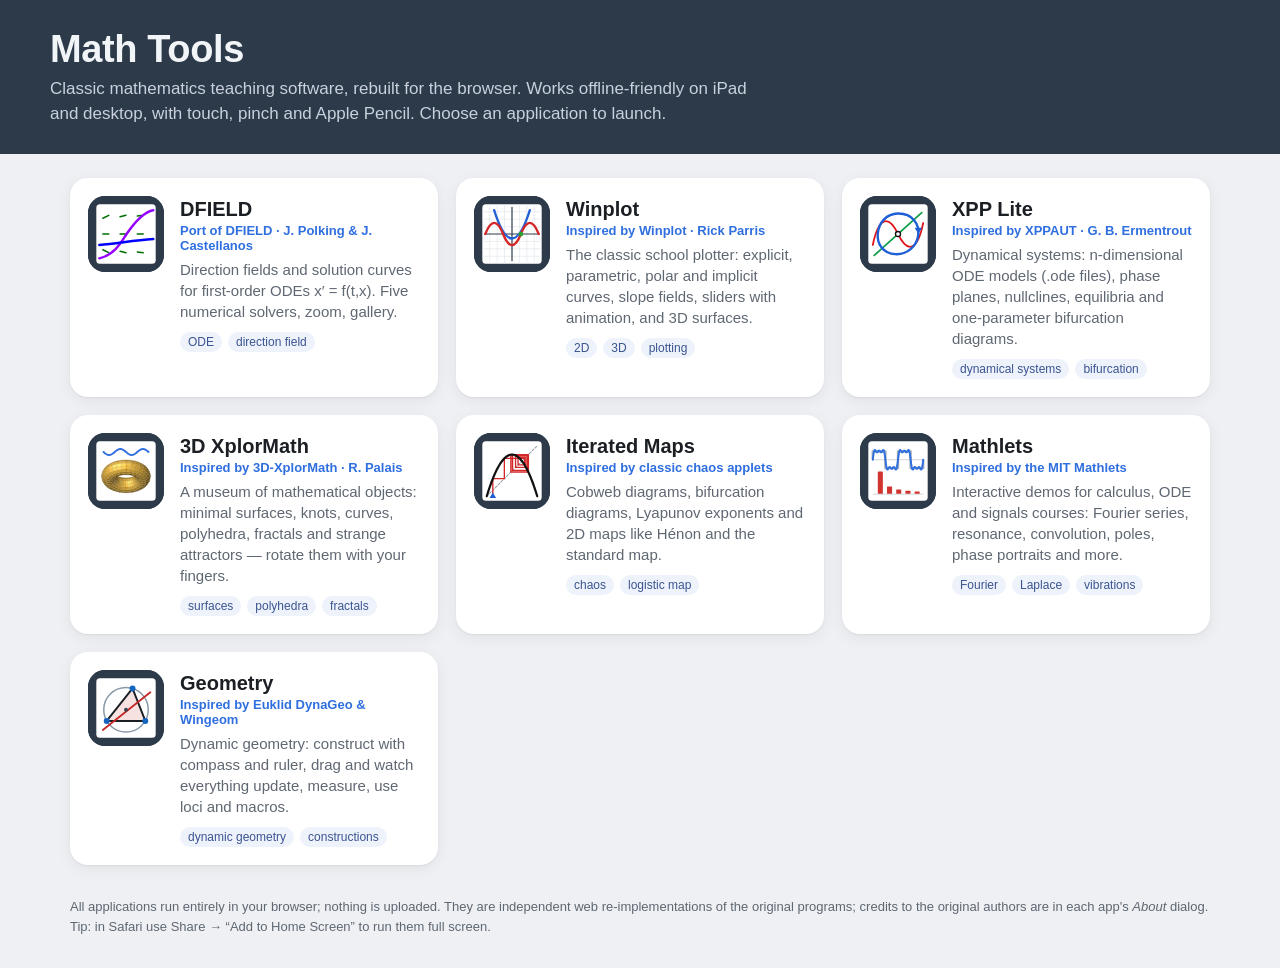
<file: index.html>
<!doctype html>
<html lang="en">
<head>
  <meta charset="utf-8">
  <meta name="viewport" content="width=device-width, initial-scale=1, viewport-fit=cover">
  <title>Math Tools – classic math software, reborn for the web</title>
  <meta name="description" content="Touch-friendly web versions of classic math teaching software: direction fields, plotting, dynamical systems, 3D math objects, iterated maps, interactive mathlets and dynamic geometry.">
  <meta name="theme-color" content="#2d3a4a">
  <meta name="apple-mobile-web-app-capable" content="yes">
  <meta name="mobile-web-app-capable" content="yes">
  <meta name="apple-mobile-web-app-status-bar-style" content="black-translucent">
  <meta name="apple-mobile-web-app-title" content="Math Tools">
  <link rel="manifest" href="manifest.webmanifest">
  <link rel="icon" href="icon.svg" type="image/svg+xml">
  <link rel="apple-touch-icon" href="apple-touch-icon.png">
  <style>
    :root {
      --bar: #2d3a4a; --accent: #2f6fdf; --bg: #eef0f3; --card: #fff; --text: #1b1f24; --muted: #5f6772;
      font-family: -apple-system, BlinkMacSystemFont, "Segoe UI", Roboto, Helvetica, Arial, sans-serif;
      color: var(--text);
    }
    * { box-sizing: border-box; }
    body { margin: 0; background: var(--bg); min-height: 100dvh; -webkit-text-size-adjust: 100%; }
    header {
      background: var(--bar); color: #f2f5f8;
      padding: calc(28px + env(safe-area-inset-top)) calc(24px + env(safe-area-inset-right)) 28px calc(24px + env(safe-area-inset-left));
    }
    header .inner { max-width: 1180px; margin: 0 auto; }
    h1 { margin: 0 0 6px; font-size: clamp(26px, 4vw, 38px); letter-spacing: -.01em; }
    header p { margin: 0; color: #c8d1dc; font-size: 17px; max-width: 720px; line-height: 1.45; }
    main {
      max-width: 1180px; margin: 0 auto;
      padding: 24px calc(20px + env(safe-area-inset-right)) calc(32px + env(safe-area-inset-bottom)) calc(20px + env(safe-area-inset-left));
    }
    .grid { display: grid; grid-template-columns: repeat(auto-fill, minmax(320px, 1fr)); gap: 18px; }
    .card {
      display: flex; gap: 16px; align-items: flex-start;
      background: var(--card); border-radius: 18px; padding: 18px;
      text-decoration: none; color: inherit;
      box-shadow: 0 1px 2px rgba(0,0,0,.06), 0 4px 16px rgba(0,0,0,.06);
      transition: transform .12s ease, box-shadow .12s ease;
      -webkit-tap-highlight-color: transparent; touch-action: manipulation; min-height: 132px;
    }
    .card:hover { box-shadow: 0 2px 4px rgba(0,0,0,.08), 0 10px 28px rgba(0,0,0,.12); }
    .card:active { transform: scale(.98); }
    .card img { width: 76px; height: 76px; border-radius: 17px; flex: none; background: var(--bar); }
    .card h2 { margin: 2px 0 2px; font-size: 20px; }
    .card .origin { color: var(--accent); font-size: 13px; font-weight: 600; margin-bottom: 6px; }
    .card p { margin: 0; color: var(--muted); font-size: 15px; line-height: 1.4; }
    .tags { display: flex; flex-wrap: wrap; gap: 6px; margin-top: 10px; }
    .tags span { font-size: 12px; background: #eef2fb; color: #3b5590; padding: 3px 8px; border-radius: 999px; }
    footer { color: var(--muted); font-size: 13px; margin-top: 32px; line-height: 1.5; }
    @media (max-width: 420px) { .grid { grid-template-columns: 1fr; } }
  </style>
</head>
<body>
  <header>
    <div class="inner">
      <h1>Math Tools</h1>
      <p>Classic mathematics teaching software, rebuilt for the browser. Works offline-friendly on iPad and desktop, with touch, pinch and Apple Pencil. Choose an application to launch.</p>
    </div>
  </header>
  <main>
    <div class="grid" id="apps"></div>
    <footer>
      All applications run entirely in your browser; nothing is uploaded. They are independent web re-implementations of
      the original programs; credits to the original authors are in each app's <em>About</em> dialog.
      Tip: in Safari use Share → “Add to Home Screen” to run them full screen.
    </footer>
  </main>
  <script>
    const APPS = [
      { id: 'dfield', name: 'DFIELD', origin: 'Port of DFIELD · J. Polking & J. Castellanos',
        text: 'Direction fields and solution curves for first-order ODEs x′ = f(t,x). Five numerical solvers, zoom, gallery.',
        tags: ['ODE', 'direction field'] },
      { id: 'winplot', name: 'Winplot', origin: 'Inspired by Winplot · Rick Parris',
        text: 'The classic school plotter: explicit, parametric, polar and implicit curves, slope fields, sliders with animation, and 3D surfaces.',
        tags: ['2D', '3D', 'plotting'] },
      { id: 'xpp', name: 'XPP Lite', origin: 'Inspired by XPPAUT · G. B. Ermentrout',
        text: 'Dynamical systems: n-dimensional ODE models (.ode files), phase planes, nullclines, equilibria and one-parameter bifurcation diagrams.',
        tags: ['dynamical systems', 'bifurcation'] },
      { id: 'xplormath', name: '3D XplorMath', origin: 'Inspired by 3D-XplorMath · R. Palais',
        text: 'A museum of mathematical objects: minimal surfaces, knots, curves, polyhedra, fractals and strange attractors — rotate them with your fingers.',
        tags: ['surfaces', 'polyhedra', 'fractals'] },
      { id: 'maps', name: 'Iterated Maps', origin: 'Inspired by classic chaos applets',
        text: 'Cobweb diagrams, bifurcation diagrams, Lyapunov exponents and 2D maps like Hénon and the standard map.',
        tags: ['chaos', 'logistic map'] },
      { id: 'mathlets', name: 'Mathlets', origin: 'Inspired by the MIT Mathlets',
        text: 'Interactive demos for calculus, ODE and signals courses: Fourier series, resonance, convolution, poles, phase portraits and more.',
        tags: ['Fourier', 'Laplace', 'vibrations'] },
      { id: 'geometry', name: 'Geometry', origin: 'Inspired by Euklid DynaGeo & Wingeom',
        text: 'Dynamic geometry: construct with compass and ruler, drag and watch everything update, measure, use loci and macros.',
        tags: ['dynamic geometry', 'constructions'] },
    ];
    const grid = document.getElementById('apps');
    for (const a of APPS) {
      const card = document.createElement('a');
      card.className = 'card';
      card.href = `${a.id}/`;
      card.innerHTML = `
        <img src="${a.id}/icons/icon.svg" alt="" onerror="this.src='icon.svg'">
        <div>
          <h2></h2><div class="origin"></div><p></p>
          <div class="tags">${a.tags.map(() => '<span></span>').join('')}</div>
        </div>`;
      card.querySelector('h2').textContent = a.name;
      card.querySelector('.origin').textContent = a.origin;
      card.querySelector('p').textContent = a.text;
      card.querySelectorAll('.tags span').forEach((s, i) => { s.textContent = a.tags[i]; });
      grid.append(card);
    }
  </script>
</body>
</html>
</file>
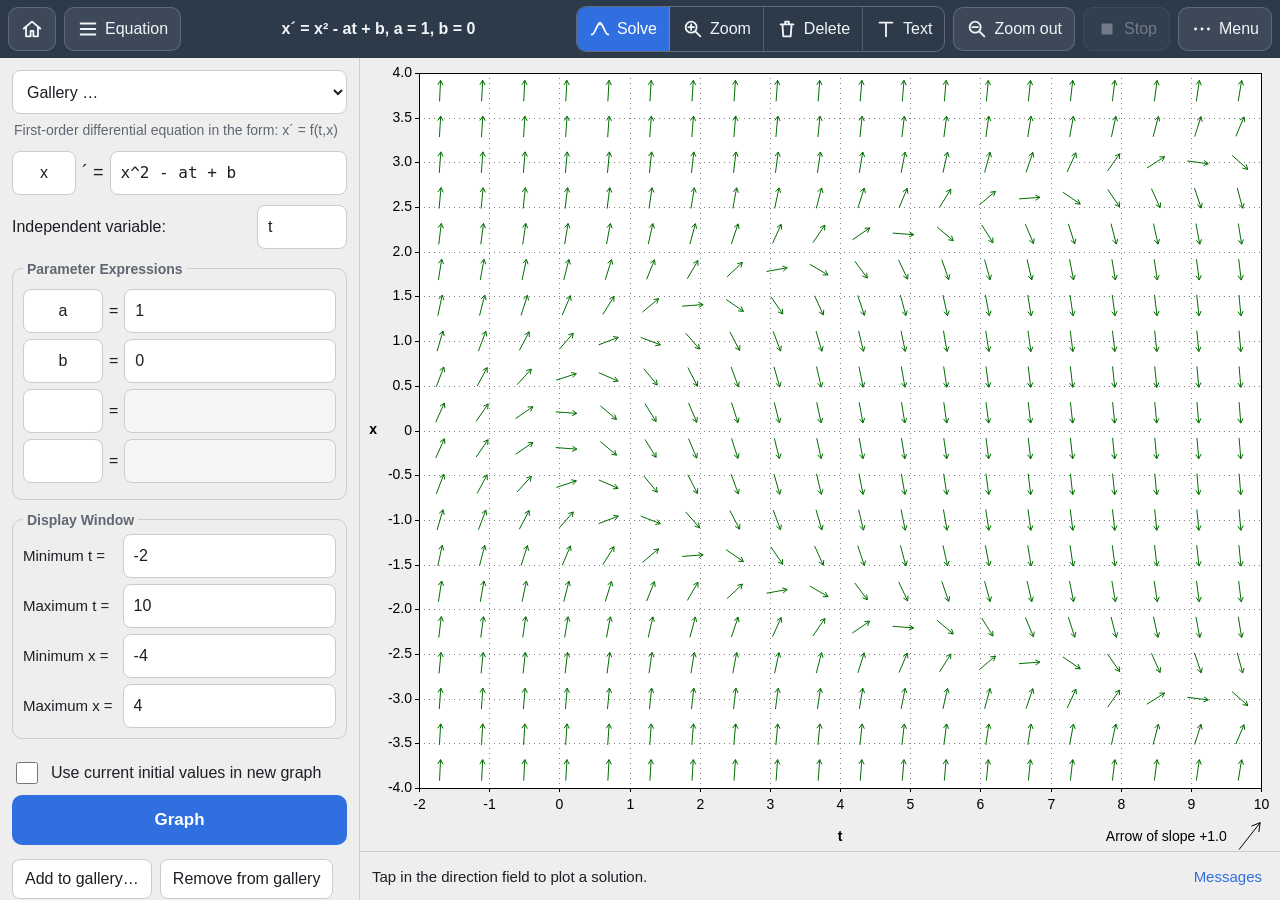
<file: dfield/index.html>
<!doctype html>
<html lang="en">
<head>
  <meta charset="utf-8">
  <meta name="viewport" content="width=device-width, initial-scale=1, maximum-scale=1, user-scalable=no, viewport-fit=cover">
  <title>DFIELD – Direction Fields</title>
  <meta name="description" content="DFIELD: interactive direction field and solution plotter for first-order ODEs x' = f(t,x). Web port, touch friendly.">
  <meta name="theme-color" content="#2d3a4a">
  <meta name="apple-mobile-web-app-capable" content="yes">
  <meta name="mobile-web-app-capable" content="yes">
  <meta name="apple-mobile-web-app-status-bar-style" content="black-translucent">
  <meta name="apple-mobile-web-app-title" content="DFIELD">
  <link rel="manifest" href="manifest.webmanifest">
  <link rel="icon" href="icons/icon.svg" type="image/svg+xml">
  <link rel="apple-touch-icon" href="icons/apple-touch-icon.png">
  <link rel="stylesheet" href="style.css">
</head>
<body>
  <header class="toolbar">
    <a href="../" class="tb-btn" title="All apps" aria-label="All apps">
      <svg viewBox="0 0 24 24" aria-hidden="true"><path d="M3 11.5 12 4l9 7.5M5.5 9.5V20h5v-6h3v6h5V9.5"/></svg>
    </a>
    <button id="btnPanel" class="tb-btn" title="Equation">
      <svg viewBox="0 0 24 24" aria-hidden="true"><path d="M4 6h16M4 12h16M4 18h16"/></svg>
      <span class="lbl">Equation</span>
    </button>
    <div id="eqTitle" class="eq-title"></div>
    <div class="seg" id="modeSeg" role="radiogroup" aria-label="Touch mode">
      <button data-mode="solve" class="on" title="Tap to plot a solution">
        <svg viewBox="0 0 24 24" aria-hidden="true"><path d="M3 18c4 0 5-12 9-12s5 12 9 12"/><circle cx="12" cy="6" r="2" class="fill"/></svg>
        <span class="lbl">Solve</span>
      </button>
      <button data-mode="zoom" title="Zoom in (drag a rectangle or tap)">
        <svg viewBox="0 0 24 24" aria-hidden="true"><circle cx="10" cy="10" r="6"/><path d="M14.5 14.5 20 20M10 7v6M7 10h6"/></svg>
        <span class="lbl">Zoom</span>
      </button>
      <button data-mode="delete" title="Tap an orbit to delete it">
        <svg viewBox="0 0 24 24" aria-hidden="true"><path d="M5 7h14M10 7V4h4v3M7 7l1 13h8l1-13"/></svg>
        <span class="lbl">Delete</span>
      </button>
      <button data-mode="text" title="Place a text annotation">
        <svg viewBox="0 0 24 24" aria-hidden="true"><path d="M5 5h14M12 5v15"/></svg>
        <span class="lbl">Text</span>
      </button>
    </div>
    <button id="btnZoomOut" class="tb-btn" title="Zoom out">
      <svg viewBox="0 0 24 24" aria-hidden="true"><circle cx="10" cy="10" r="6"/><path d="M14.5 14.5 20 20M7 10h6"/></svg>
      <span class="lbl">Zoom out</span>
    </button>
    <button id="btnStop" class="tb-btn stop" disabled title="Stop ODE solver">
      <svg viewBox="0 0 24 24" aria-hidden="true"><rect x="6" y="6" width="12" height="12" rx="1" class="fill"/></svg>
      <span class="lbl">Stop</span>
    </button>
    <button id="btnMenu" class="tb-btn" title="Menu">
      <svg viewBox="0 0 24 24" aria-hidden="true"><circle cx="5" cy="12" r="1.6" class="fill"/><circle cx="12" cy="12" r="1.6" class="fill"/><circle cx="19" cy="12" r="1.6" class="fill"/></svg>
      <span class="lbl">Menu</span>
    </button>
  </header>

  <main>
    <aside id="panel" class="panel">
      <form id="eqForm" autocomplete="off" spellcheck="false" onsubmit="return false">
        <div class="panel-head">
          <select id="gallerySelect" aria-label="Gallery"></select>
          <button type="button" id="btnPanelClose" class="icon-btn close-panel" aria-label="Close">✕</button>
        </div>
        <p id="eqDescription" class="description"></p>

        <div class="eq-line">
          <input id="depVar" class="var-input" maxlength="8" autocapitalize="off" aria-label="Dependent variable">
          <span class="prime">´ =</span>
          <input id="expr" class="expr-input" autocapitalize="off" aria-label="Right-hand side f(t,x)">
        </div>
        <div class="row">
          <label for="indepVar">Independent variable:</label>
          <input id="indepVar" class="var-input" maxlength="8" autocapitalize="off">
        </div>

        <fieldset>
          <legend>Parameter Expressions</legend>
          <div id="params"></div>
        </fieldset>

        <fieldset>
          <legend>Display Window</legend>
          <div class="grid2">
            <label id="lblTmin" for="tmin"></label><input id="tmin" inputmode="decimal">
            <label id="lblTmax" for="tmax"></label><input id="tmax" inputmode="decimal">
            <label id="lblXmin" for="xmin"></label><input id="xmin" inputmode="decimal">
            <label id="lblXmax" for="xmax"></label><input id="xmax" inputmode="decimal">
          </div>
        </fieldset>

        <p id="eqError" class="error" hidden></p>

        <label class="check"><input type="checkbox" id="keepIC"> Use current initial values in new graph</label>
        <button type="button" id="btnGraph" class="primary big">Graph</button>

        <div class="small-actions">
          <button type="button" id="btnAddGallery">Add to gallery…</button>
          <button type="button" id="btnRemoveGallery">Remove from gallery</button>
          <button type="button" id="btnClearMenu">Clear…</button>
        </div>
      </form>
    </aside>

    <section class="plot-area">
      <div id="plotWrap" class="plot-wrap">
        <canvas id="baseCanvas"></canvas>
        <canvas id="overlayCanvas"></canvas>
      </div>
      <footer class="statusbar">
        <span id="status">Ready.</span>
        <span id="coords"></span>
        <button id="btnLog" class="link-btn">Messages <span id="logBadge" class="badge" hidden></span></button>
      </footer>
      <div id="logPanel" class="log-panel" hidden>
        <div class="log-head">
          <strong>DFIELD Messages</strong>
          <span>
            <button id="btnLogClear" class="link-btn">clear</button>
            <button id="btnLogHide" class="link-btn">hide</button>
          </span>
        </div>
        <pre id="logText"></pre>
      </div>
    </section>
  </main>
  <div id="scrim" class="scrim" hidden></div>

  <!-- Main menu -->
  <dialog id="menuDlg" class="sheet">
    <div class="sheet-head"><strong>DFIELD</strong><button class="icon-btn" data-close aria-label="Close">✕</button></div>
    <div class="sheet-body">
      <section>
        <h3>Solution</h3>
        <button data-action="keyboard">Keyboard input of initial value…</button>
        <button data-action="recalc">Recalculate all solutions</button>
        <button data-action="deleteAll">Delete all orbits</button>
        <button data-action="textAnno">Enter text annotation…</button>
        <button data-action="eraseLastText">Erase last text annotation</button>
        <button data-action="eraseAllText">Erase all text annotations</button>
      </section>
      <section>
        <h3>ODE Solver</h3>
        <div class="radio-list" id="optSolver"></div>
        <button data-action="solverSettings">Solver settings…</button>
      </section>
      <section>
        <h3>Orbit Direction</h3>
        <div class="seg seg-wide" id="optDirection">
          <button data-v="both">Both</button><button data-v="forward">Forward</button><button data-v="backward">Backward</button>
        </div>
        <h3>Zoom-in</h3>
        <div class="radio-list" id="optZoom">
          <label><input type="radio" name="zoom" value="rect"> Select rectangle (tap = 2× point)</label>
          <label><input type="radio" name="zoom" value="point"> Select point (2× magnification)</label>
          <label><input type="radio" name="zoom" value="square"> Square domain around point</label>
        </div>
        <p class="hint">Pinch with two fingers to zoom and pan at any time. With a mouse, Shift/Ctrl-click zooms.</p>
      </section>
      <section>
        <h3>Display</h3>
        <button data-action="fieldSettings">Direction field settings…</button>
        <label class="check"><input type="checkbox" id="optShowPoints"> Show points</label>
        <label class="check"><input type="checkbox" id="optCrosshairs"> Show cross-hairs</label>
        <div class="row"><label for="optBg">Background</label>
          <select id="optBg"><option value="white">White</option><option value="black">Black</option></select></div>
        <div class="row"><label for="optFont">Font size</label>
          <select id="optFont"><option>10</option><option>12</option><option>14</option><option>16</option><option>18</option></select></div>
        <div class="row"><label for="optDelay">Delay per point</label>
          <select id="optDelay">
            <option value="0">No delay</option><option value="1">1 ms</option><option value="2">2 ms</option>
            <option value="5">5 ms</option><option value="10">10 ms</option><option value="25">25 ms</option>
            <option value="50">50 ms</option><option value="100">100 ms</option><option value="250">250 ms</option>
            <option value="500">1/2 second</option><option value="1000">1 second</option>
          </select></div>
      </section>
      <section>
        <h3>File</h3>
        <button data-action="savePng">Save image (PNG)…</button>
        <button data-action="print">Print…</button>
        <button data-action="exportIni">Save preferences / gallery (dfield.ini)…</button>
        <button data-action="importIni">Open preferences / gallery…</button>
        <input type="file" id="iniFile" accept=".ini,text/plain" hidden>
      </section>
      <section>
        <h3>Help</h3>
        <button data-action="syntax">Syntax and symbols</button>
        <button data-action="howto">Using DFIELD on touch screens</button>
        <button data-action="about">About DFIELD</button>
      </section>
    </div>
  </dialog>

  <!-- Generic dialog -->
  <dialog id="dlg" class="modal">
    <form method="dialog" id="dlgForm">
      <div class="sheet-head"><strong id="dlgTitle"></strong><button class="icon-btn" value="cancel" formnovalidate aria-label="Close">✕</button></div>
      <div id="dlgBody" class="dlg-body"></div>
      <div id="dlgButtons" class="dlg-buttons"></div>
    </form>
  </dialog>

  <script type="module" src="js/app.js"></script>
</body>
</html>
</file>
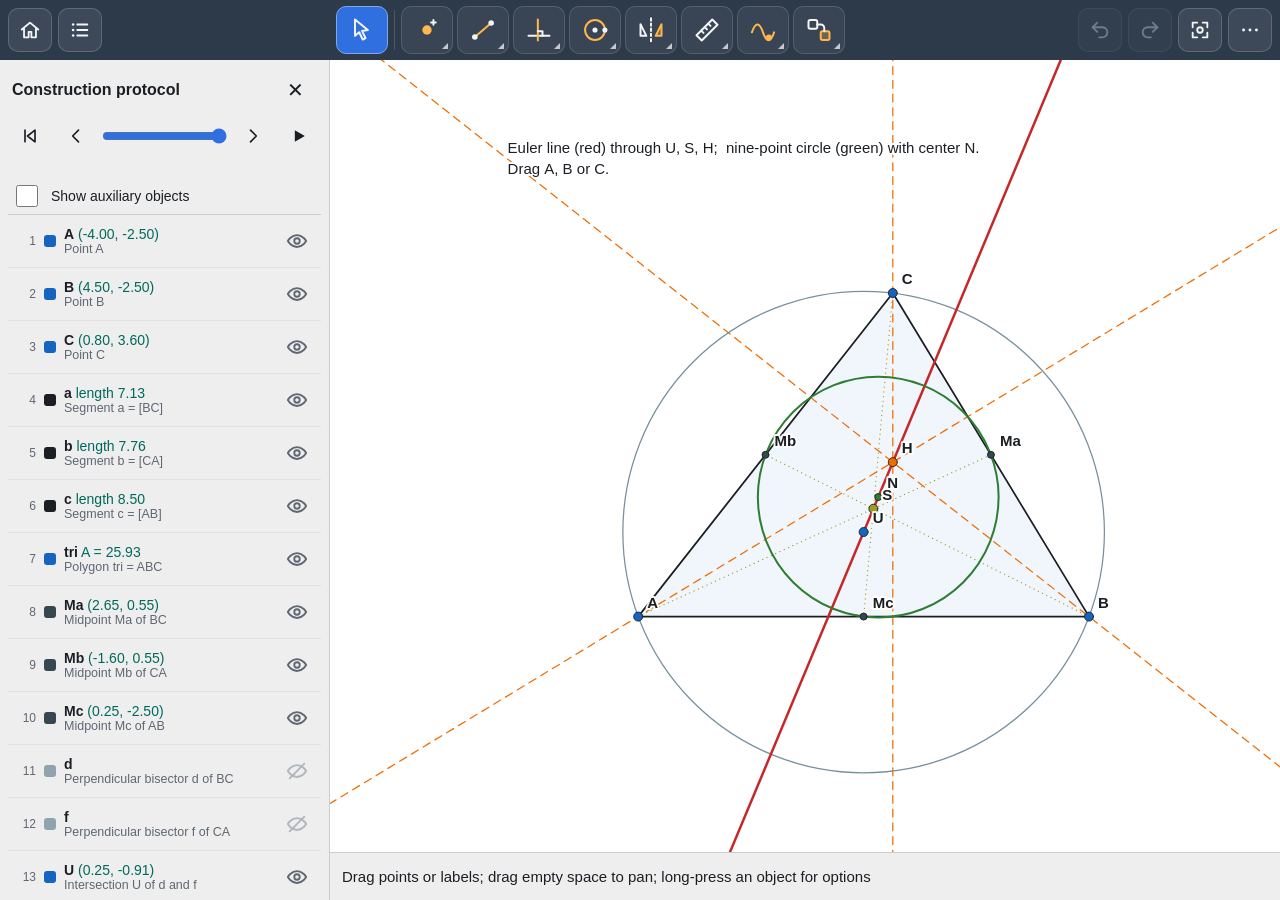
<file: geometry/index.html>
<!doctype html>
<html lang="en">
<head>
  <meta charset="utf-8">
  <meta name="viewport" content="width=device-width, initial-scale=1, maximum-scale=1, user-scalable=no, viewport-fit=cover">
  <title>Geometry – Dynamic Constructions</title>
  <meta name="description" content="Touch-friendly dynamic geometry: constructions with points, lines, circles, transformations, measurements, loci and macros.">
  <meta name="theme-color" content="#2d3a4a">
  <meta name="apple-mobile-web-app-capable" content="yes">
  <meta name="mobile-web-app-capable" content="yes">
  <meta name="apple-mobile-web-app-status-bar-style" content="black-translucent">
  <meta name="apple-mobile-web-app-title" content="Geometry">
  <link rel="manifest" href="manifest.webmanifest">
  <link rel="icon" href="icons/icon.svg" type="image/svg+xml">
  <link rel="apple-touch-icon" href="icons/apple-touch-icon.png">
  <link rel="stylesheet" href="style.css">
</head>
<body>
  <header class="toolbar">
    <a id="btnHome" class="tb-btn" href="../" title="All apps" aria-label="All apps">
      <svg viewBox="0 0 24 24" aria-hidden="true"><path d="M3 11.5 12 4l9 7.5M5.5 9.5V20h5v-6h3v6h5V9.5"/></svg>
    </a>
    <button id="btnPanel" class="tb-btn" title="Objects / construction protocol" aria-label="Objects">
      <svg viewBox="0 0 24 24" aria-hidden="true"><path d="M9 6h11M9 12h11M9 18h11"/><circle cx="4.5" cy="6" r="1.4" class="fill"/><circle cx="4.5" cy="12" r="1.4" class="fill"/><circle cx="4.5" cy="18" r="1.4" class="fill"/></svg>
    </button>
    <div id="toolStrip" class="tool-strip" role="toolbar" aria-label="Tools"></div>
    <button id="btnUndo" class="tb-btn" title="Undo (Ctrl+Z)" aria-label="Undo" disabled>
      <svg viewBox="0 0 24 24" aria-hidden="true"><path d="M9 14 4 9l5-5"/><path d="M4 9h10.5a5.5 5.5 0 0 1 0 11H11"/></svg>
    </button>
    <button id="btnRedo" class="tb-btn" title="Redo (Ctrl+Shift+Z)" aria-label="Redo" disabled>
      <svg viewBox="0 0 24 24" aria-hidden="true"><path d="m15 14 5-5-5-5"/><path d="M20 9H9.5a5.5 5.5 0 0 0 0 11H13"/></svg>
    </button>
    <button id="btnFit" class="tb-btn hide-narrow" title="Zoom to fit (F)" aria-label="Zoom to fit">
      <svg viewBox="0 0 24 24" aria-hidden="true"><path d="M4 9V4h5M20 9V4h-5M4 15v5h5M20 15v5h-5"/><circle cx="12" cy="12" r="3"/></svg>
    </button>
    <button id="btnMenu" class="tb-btn" title="Menu" aria-label="Menu">
      <svg viewBox="0 0 24 24" aria-hidden="true"><circle cx="5" cy="12" r="1.6" class="fill"/><circle cx="12" cy="12" r="1.6" class="fill"/><circle cx="19" cy="12" r="1.6" class="fill"/></svg>
    </button>
  </header>

  <main>
    <aside id="panel" class="panel">
      <div class="panel-head">
        <strong data-s="ui.protocol">Construction protocol</strong>
        <button type="button" id="btnPanelClose" class="icon-btn close-panel" aria-label="Close">✕</button>
      </div>
      <div class="replay">
        <button id="btnReplayFirst" class="icon-btn" title="First step" aria-label="First step">
          <svg viewBox="0 0 24 24" aria-hidden="true"><path d="M6 5v14M18 5l-9 7 9 7z"/></svg>
        </button>
        <button id="btnReplayPrev" class="icon-btn" title="Previous step" aria-label="Previous step">
          <svg viewBox="0 0 24 24" aria-hidden="true"><path d="M15 5l-7 7 7 7"/></svg>
        </button>
        <input id="replaySlider" type="range" min="0" max="0" value="0" aria-label="Construction step">
        <button id="btnReplayNext" class="icon-btn" title="Next step" aria-label="Next step">
          <svg viewBox="0 0 24 24" aria-hidden="true"><path d="M9 5l7 7-7 7"/></svg>
        </button>
        <button id="btnReplayPlay" class="icon-btn" title="Play construction" aria-label="Play">
          <svg viewBox="0 0 24 24" aria-hidden="true"><path class="fill" d="M7 5v14l12-7z"/></svg>
        </button>
      </div>
      <div id="replayInfo" class="replay-info"></div>
      <label class="check small"><input type="checkbox" id="chkShowAux"> <span data-s="ui.showAux">Show auxiliary (macro) objects</span></label>
      <ol id="protocol" class="protocol"></ol>
    </aside>

    <section class="plot-area">
      <div id="plotWrap" class="plot-wrap">
        <canvas id="cv"></canvas>
      </div>
      <footer class="statusbar">
        <span id="status">Ready.</span>
        <span id="coords"></span>
        <button id="btnStatusDone" class="pill primary-pill" hidden>Done</button>
        <button id="btnStatusCancel" class="pill" hidden>✕ Cancel</button>
      </footer>
    </section>
  </main>
  <div id="scrim" class="scrim" hidden></div>
  <div id="groupPop" class="group-pop" hidden></div>

  <!-- Main menu -->
  <dialog id="menuDlg" class="sheet">
    <div class="sheet-head"><strong data-s="appName">Geometry</strong><button class="icon-btn" data-close aria-label="Close">✕</button></div>
    <div class="sheet-body">
      <section>
        <h3 data-s="menu.file">File</h3>
        <button data-action="newC">New construction</button>
        <button data-action="examples">Example gallery…</button>
        <button data-action="open">Open construction (JSON)…</button>
        <button data-action="save">Save construction (JSON)</button>
        <button data-action="png">Export image (PNG)</button>
        <button data-action="svg">Export image (SVG)</button>
        <input type="file" id="fileOpen" accept=".json,.geo.json,application/json" hidden>
        <input type="file" id="fileMacros" accept=".json,application/json" hidden>
      </section>
      <section>
        <h3 data-s="menu.edit">Edit</h3>
        <button data-action="undo">Undo</button>
        <button data-action="redo">Redo</button>
        <button data-action="delSel">Delete selected object…</button>
        <button data-action="showAll">Show all hidden objects</button>
        <button data-action="clearTraces">Clear traces</button>
      </section>
      <section>
        <h3 data-s="menu.view">View</h3>
        <label class="check"><input type="checkbox" id="optGrid"> <span data-s="menu.grid">Grid</span></label>
        <label class="check"><input type="checkbox" id="optAxes"> <span data-s="menu.axes">Coordinate axes</span></label>
        <label class="check"><input type="checkbox" id="optSnap"> <span data-s="menu.snap">Snap points to grid</span></label>
        <label class="check"><input type="checkbox" id="optHidden"> <span data-s="menu.showHidden">Show hidden objects faded</span></label>
        <div class="row"><label for="optLabel" data-s="menu.labelSize">Label size</label>
          <select id="optLabel"><option value="12">Small</option><option value="15">Normal</option><option value="18">Large</option><option value="22">Extra large</option></select></div>
        <div class="row"><label for="optDec" data-s="menu.decimals">Decimal places</label>
          <select id="optDec"><option>0</option><option>1</option><option>2</option><option>3</option><option>4</option><option>6</option></select></div>
        <button data-action="fit">Zoom to fit</button>
        <button data-action="resetView">Reset view</button>
      </section>
      <section>
        <h3 data-s="menu.macros">Macros</h3>
        <button data-action="defineMacro">Define new macro…</button>
        <button data-action="manageMacros">Manage macros…</button>
      </section>
      <section>
        <h3 data-s="menu.help">Help</h3>
        <button data-action="howto">How to use</button>
        <button data-action="terms">Terms and expressions</button>
        <button data-action="about">About</button>
      </section>
    </div>
  </dialog>

  <!-- Context menu (long press) -->
  <dialog id="ctxDlg" class="ctx-menu">
    <div id="ctxTitle" class="ctx-title"></div>
    <div id="ctxBody" class="ctx-body"></div>
  </dialog>

  <!-- Generic dialog -->
  <dialog id="dlg" class="modal">
    <form method="dialog" id="dlgForm" autocomplete="off">
      <div class="sheet-head"><strong id="dlgTitle"></strong><button class="icon-btn" value="cancel" formnovalidate aria-label="Close">✕</button></div>
      <div id="dlgBody" class="dlg-body"></div>
      <div id="dlgButtons" class="dlg-buttons"></div>
    </form>
  </dialog>

  <script type="module" src="js/app.js"></script>
</body>
</html>
</file>
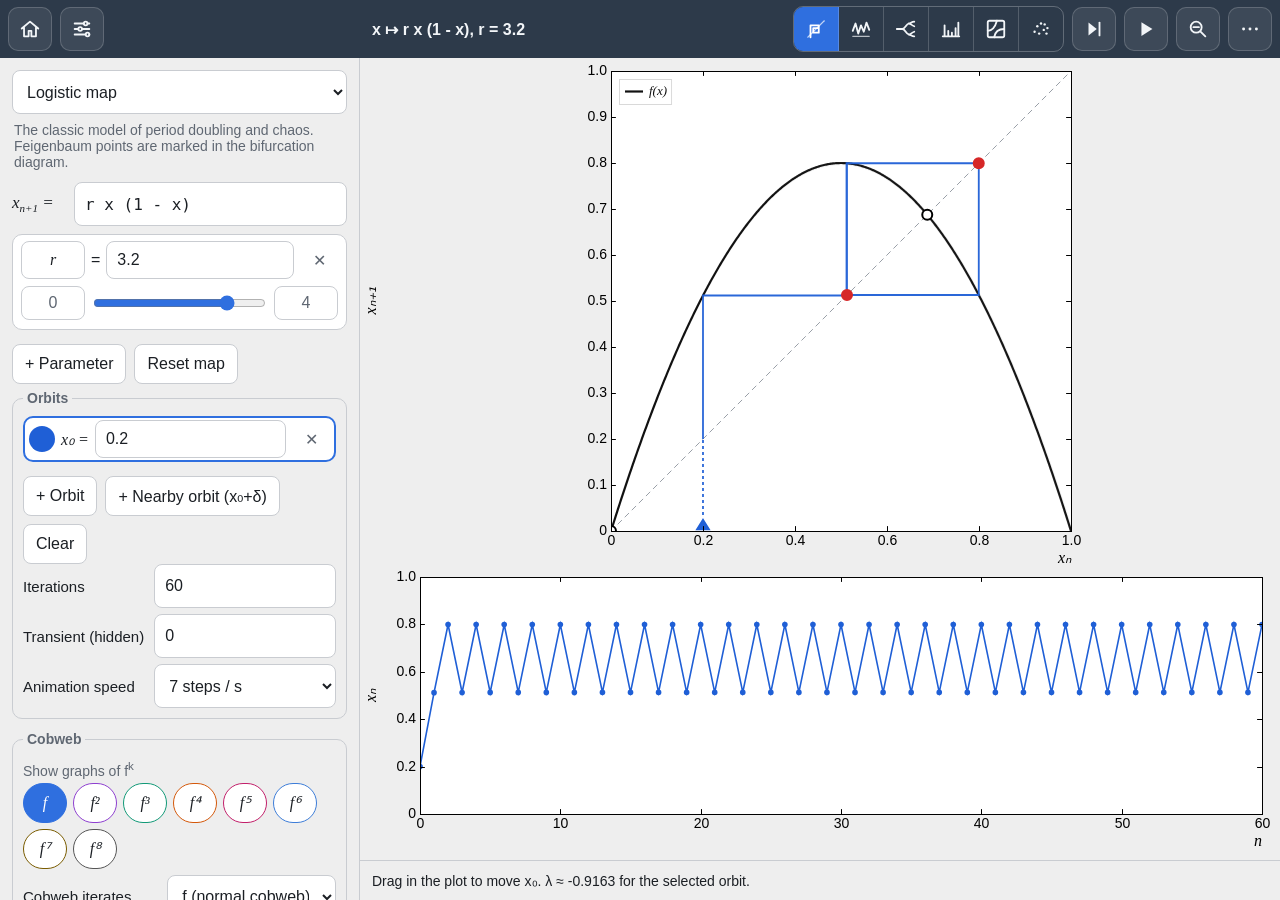
<file: maps/index.html>
<!doctype html>
<html lang="en">
<head>
  <meta charset="utf-8">
  <meta name="viewport" content="width=device-width, initial-scale=1, maximum-scale=1, user-scalable=no, viewport-fit=cover">
  <title>Iterated Maps Lab – Cobwebs, Bifurcations, Chaos</title>
  <meta name="description" content="Iterated maps lab: cobweb diagrams, time series, bifurcation diagrams, Lyapunov exponents, invariant densities, Lyapunov fractals, Arnold tongues and 2D maps (Hénon, standard map, Ikeda …). Touch friendly.">
  <meta name="theme-color" content="#2d3a4a">
  <meta name="apple-mobile-web-app-capable" content="yes">
  <meta name="mobile-web-app-capable" content="yes">
  <meta name="apple-mobile-web-app-status-bar-style" content="black-translucent">
  <meta name="apple-mobile-web-app-title" content="Maps Lab">
  <link rel="manifest" href="manifest.webmanifest">
  <link rel="icon" href="icons/icon.svg" type="image/svg+xml">
  <link rel="apple-touch-icon" href="icons/apple-touch-icon.png">
  <link rel="stylesheet" href="style.css">
</head>
<body>
  <header class="toolbar">
    <a href="../" class="tb-btn home" title="All tools" aria-label="All tools">
      <svg viewBox="0 0 24 24" aria-hidden="true"><path d="M3 11.5 12 4l9 7.5M5.5 9.5V20h5v-6h3v6h5V9.5"/></svg>
    </a>
    <button id="btnPanel" class="tb-btn" title="Settings panel">
      <svg viewBox="0 0 24 24" aria-hidden="true"><path d="M4 6h10M18 6h2M4 12h4M12 12h8M4 18h12M20 18h0"/><circle cx="16" cy="6" r="2"/><circle cx="10" cy="12" r="2"/><circle cx="18" cy="18" r="2"/></svg>
      <span class="lbl">Map</span>
    </button>
    <div id="title" class="eq-title"></div>
    <div class="seg" id="viewSeg" role="radiogroup" aria-label="View">
      <button data-view="cobweb" title="Cobweb diagram (1)">
        <svg viewBox="0 0 24 24" aria-hidden="true"><path d="M3 21 21 3" class="thin"/><path d="M6 21V8h9v8H9v-5h5"/></svg>
        <span class="lbl">Cobweb</span>
      </button>
      <button data-view="series" title="Time series (2)">
        <svg viewBox="0 0 24 24" aria-hidden="true"><path d="M3 20h18" class="thin"/><path d="M3 14l3-8 3 11 3-9 3 7 3-10 3 8"/></svg>
        <span class="lbl">Series</span>
      </button>
      <button data-view="bif" title="Bifurcation diagram & Lyapunov exponent (3)">
        <svg viewBox="0 0 24 24" aria-hidden="true"><path d="M2 12h6c3 0 4-5 7-6M8 12c3 0 4 5 7 6M15 6c2 0 3-2 6-2M15 6c2 0 3 2 6 3M15 18c2 0 3-2 6-3M15 18c2 0 3 2 6 2"/></svg>
        <span class="lbl">Bifurcation</span>
      </button>
      <button data-view="hist" title="Invariant density histogram (4)">
        <svg viewBox="0 0 24 24" aria-hidden="true"><path d="M3 20h18M5 20V8M9 20v-6M13 20v-4M17 20V11M20 20V5"/></svg>
        <span class="lbl">Density</span>
      </button>
      <button data-view="plane" title="Parameter plane: Lyapunov fractal / Arnold tongues (5)">
        <svg viewBox="0 0 24 24" aria-hidden="true"><rect x="3" y="3" width="18" height="18" rx="2"/><path d="M3 14c5 0 8-4 10-11M10 21c1-6 5-9 11-9" /></svg>
        <span class="lbl">Plane</span>
      </button>
      <button data-view="map2d" title="2D maps: Hénon, standard map, … (6)">
        <svg viewBox="0 0 24 24" aria-hidden="true"><circle cx="5" cy="15" r="1.3" class="fill"/><circle cx="8" cy="9" r="1.3" class="fill"/><circle cx="12" cy="6" r="1.3" class="fill"/><circle cx="16" cy="7" r="1.3" class="fill"/><circle cx="19" cy="11" r="1.3" class="fill"/><circle cx="15" cy="13" r="1.3" class="fill"/><circle cx="10" cy="17" r="1.3" class="fill"/><circle cx="18" cy="17" r="1.3" class="fill"/></svg>
        <span class="lbl">2D maps</span>
      </button>
    </div>
    <button id="btnStep" class="tb-btn" title="Step: one more iteration (→)">
      <svg viewBox="0 0 24 24" aria-hidden="true"><path d="M6 5l9 7-9 7z" class="fill"/><path d="M18 5v14"/></svg>
      <span class="lbl">Step</span>
    </button>
    <button id="btnPlay" class="tb-btn" title="Animate (space)">
      <svg viewBox="0 0 24 24" aria-hidden="true" class="ic-play"><path d="M7 4.5l12 7.5-12 7.5z" class="fill"/></svg>
      <svg viewBox="0 0 24 24" aria-hidden="true" class="ic-pause"><rect x="6" y="5" width="4" height="14" rx="1" class="fill"/><rect x="14" y="5" width="4" height="14" rx="1" class="fill"/></svg>
      <span class="lbl">Animate</span>
    </button>
    <button id="btnBack" class="tb-btn" title="Previous zoom (Backspace)">
      <svg viewBox="0 0 24 24" aria-hidden="true"><circle cx="10" cy="10" r="6"/><path d="M14.5 14.5 20 20M7 10h6"/></svg>
      <span class="lbl">Zoom out</span>
    </button>
    <button id="btnMenu" class="tb-btn" title="Menu">
      <svg viewBox="0 0 24 24" aria-hidden="true"><circle cx="5" cy="12" r="1.6" class="fill"/><circle cx="12" cy="12" r="1.6" class="fill"/><circle cx="19" cy="12" r="1.6" class="fill"/></svg>
      <span class="lbl">Menu</span>
    </button>
  </header>

  <main>
    <aside id="panel" class="panel">
      <form id="panelForm" autocomplete="off" spellcheck="false" onsubmit="return false">

        <!-- ============ 1D map ============ -->
        <section class="psec" data-for="cobweb series bif hist plane">
          <div class="panel-head">
            <select id="map1dSel" aria-label="1D map gallery"></select>
            <button type="button" class="icon-btn close-panel" aria-label="Close">✕</button>
          </div>
          <p id="map1dDesc" class="description"></p>
          <div class="eq-line">
            <span class="prime">x<sub>n+1</sub> =</span>
            <input id="expr1d" class="expr-input" autocapitalize="off" aria-label="Map f(x)">
          </div>
          <div id="params1d" class="params"></div>
          <div class="small-actions"><button type="button" id="btnAddParam1d">+ Parameter</button><button type="button" id="btnResetMap1d">Reset map</button></div>
          <p id="err1d" class="error" hidden></p>
        </section>

        <!-- ============ 2D map ============ -->
        <section class="psec" data-for="map2d">
          <div class="panel-head">
            <select id="map2dSel" aria-label="2D map gallery"></select>
            <button type="button" class="icon-btn close-panel" aria-label="Close">✕</button>
          </div>
          <p id="map2dDesc" class="description"></p>
          <div class="eq-line"><span class="prime">x′ =</span><input id="expr2dx" class="expr-input" autocapitalize="off" aria-label="x'"></div>
          <div class="eq-line"><span class="prime">y′ =</span><input id="expr2dy" class="expr-input" autocapitalize="off" aria-label="y'"></div>
          <div id="params2d" class="params"></div>
          <div class="small-actions"><button type="button" id="btnAddParam2d">+ Parameter</button><button type="button" id="btnResetMap2d">Reset map</button></div>
          <p id="err2d" class="error" hidden></p>
          <fieldset>
            <legend>Orbits</legend>
            <div class="grid2">
              <label for="n2d">Iterations / orbit</label><input id="n2d" inputmode="numeric" data-num="int" data-min="1" data-max="5000000">
              <label for="tr2d">Transient (hidden)</label><input id="tr2d" inputmode="numeric" data-num="int" data-min="0" data-max="1000000">
              <label for="tap2d">Tap adds</label>
              <select id="tap2d"><option value="add">a new orbit</option><option value="replace">replaces orbit</option></select>
              <label for="ps2d">Point size</label>
              <select id="ps2d"><option value="1">1 px</option><option value="1.5">1.5 px</option><option value="2">2 px</option><option value="3">3 px</option></select>
            </div>
            <label class="check"><input type="checkbox" id="fp2d"> Mark fixed points (type by eigenvalues)</label>
            <label class="check"><input type="checkbox" id="mono2d"> Single color (density look)</label>
            <div class="small-actions">
              <button type="button" id="btnSeeds2d">Random orbits</button>
              <button type="button" id="btnClear2d">Clear orbits</button>
              <button type="button" id="btnMore2d">Iterate more</button>
            </div>
            <p class="hint" id="info2d"></p>
          </fieldset>
        </section>

        <!-- ============ cobweb ============ -->
        <section class="psec" data-for="cobweb series hist">
          <fieldset>
            <legend>Orbits</legend>
            <div id="orbitList" class="orbit-list"></div>
            <div class="small-actions">
              <button type="button" id="btnAddOrbit">+ Orbit</button>
              <button type="button" id="btnTwinOrbit" title="Add an orbit starting very close to the selected one">+ Nearby orbit (x₀+δ)</button>
              <button type="button" id="btnClearOrbits">Clear</button>
            </div>
            <div class="grid2">
              <label for="nIter">Iterations</label><input id="nIter" inputmode="numeric" data-num="int" data-min="1" data-max="100000">
              <label for="nTrans">Transient (hidden)</label><input id="nTrans" inputmode="numeric" data-num="int" data-min="0" data-max="1000000">
              <label for="optDelay">Animation speed</label>
              <select id="optDelay">
                <option value="1000">1 step / s</option><option value="400">2.5 steps / s</option><option value="150">7 steps / s</option>
                <option value="50">20 steps / s</option><option value="16">60 steps / s</option>
              </select>
            </div>
          </fieldset>
        </section>
        <section class="psec" data-for="cobweb">
          <fieldset>
            <legend>Cobweb</legend>
            <div class="lbl-small">Show graphs of f<sup>k</sup></div>
            <div id="kChips" class="chips"></div>
            <div class="grid2">
              <label for="cobK">Cobweb iterates</label>
              <select id="cobK"></select>
              <label for="perMax">Mark periodic points</label>
              <select id="perMax"><option value="0">off</option></select>
            </div>
            <label class="check"><input type="checkbox" id="cobSeries"> Show time series below</label>
            <div class="grid2">
              <label for="cobXmin">x from</label><input id="cobXmin" inputmode="decimal" data-num="float">
              <label for="cobXmax">x to</label><input id="cobXmax" inputmode="decimal" data-num="float">
            </div>
            <p class="hint">Drag in the plot to move x₀ of the selected orbit. Filled dots: stable periodic points (|(fᵏ)′| &lt; 1), hollow: unstable.</p>
            <div id="perList" class="per-list"></div>
          </fieldset>
        </section>
        <section class="psec" data-for="series">
          <fieldset>
            <legend>Sensitive dependence</legend>
            <label class="check"><input type="checkbox" id="twin"> Show twin orbit x₀ + δ and |Δxₙ|</label>
            <div class="grid2"><label for="twinDelta">δ</label><input id="twinDelta" inputmode="decimal" data-num="float" data-min="1e-15" data-max="1"></div>
            <p class="hint" id="twinInfo"></p>
          </fieldset>
        </section>

        <!-- ============ bifurcation ============ -->
        <section class="psec" data-for="bif">
          <fieldset>
            <legend>Bifurcation diagram</legend>
            <div class="grid2">
              <label for="bifParam">Parameter</label><select id="bifParam"></select>
              <label for="bifRmin" id="lblRmin">min</label><input id="bifRmin" inputmode="decimal" data-num="float">
              <label for="bifRmax" id="lblRmax">max</label><input id="bifRmax" inputmode="decimal" data-num="float">
              <label for="bifXmin">x min</label><input id="bifXmin" inputmode="decimal" data-num="float">
              <label for="bifXmax">x max</label><input id="bifXmax" inputmode="decimal" data-num="float">
              <label for="bifTrans">Transient</label><input id="bifTrans" inputmode="numeric" data-num="int" data-min="0" data-max="100000">
              <label for="bifSamples">Plotted iterates</label><input id="bifSamples" inputmode="numeric" data-num="int" data-min="1" data-max="20000">
              <label for="bifStarts">Initial points / column</label>
              <select id="bifStarts"><option value="1">1 (x₀ of orbit)</option><option value="2">2</option><option value="4">4</option><option value="8">8</option></select>
              <label for="bifStrip">Lower plot</label>
              <select id="bifStrip"><option value="lyap">Lyapunov exponent</option><option value="rot">Rotation number</option><option value="none">none</option></select>
            </div>
            <label class="check"><input type="checkbox" id="bifFeig"> Mark Feigenbaum points (logistic)</label>
            <label class="check"><input type="checkbox" id="bifFollow"> Continue from previous column (follow attractor)</label>
            <p class="hint">Tap to set the parameter (syncs with the cobweb). Drag a rectangle or pinch to zoom; the diagram is recomputed.</p>
          </fieldset>
        </section>

        <!-- ============ histogram ============ -->
        <section class="psec" data-for="hist">
          <fieldset>
            <legend>Invariant density</legend>
            <div class="grid2">
              <label for="histN">Iterates</label><input id="histN" inputmode="numeric" data-num="int" data-min="100" data-max="20000000">
              <label for="histTrans">Transient</label><input id="histTrans" inputmode="numeric" data-num="int" data-min="0" data-max="1000000">
              <label for="histBins">Bins</label><input id="histBins" inputmode="numeric" data-num="int" data-min="5" data-max="2000">
              <label for="histXmin">x from</label><input id="histXmin" inputmode="decimal" data-num="float">
              <label for="histXmax">x to</label><input id="histXmax" inputmode="decimal" data-num="float">
            </div>
            <label class="check"><input type="checkbox" id="histExact"> Overlay exact density (when known)</label>
            <label class="check"><input type="checkbox" id="histLog"> Logarithmic density axis</label>
            <p class="hint">Histogram of the selected orbit, normalized as a probability density.</p>
          </fieldset>
        </section>

        <!-- ============ parameter plane ============ -->
        <section class="psec" data-for="plane">
          <fieldset>
            <legend>Parameter plane</legend>
            <div class="grid2">
              <label for="plType">Plot</label>
              <select id="plType">
                <option value="markus">Lyapunov fractal (sequence)</option>
                <option value="lyap2">Lyapunov exponent (2 parameters)</option>
                <option value="rot">Arnold tongues (rotation number)</option>
              </select>
              <label for="plSeq" class="pl-markus">Sequence (A/B)</label><input id="plSeq" class="pl-markus" autocapitalize="characters" maxlength="40">
              <label for="plP" id="lblPlP">Horizontal</label><select id="plP"></select>
              <label for="plQ" id="lblPlQ" class="pl-two">Vertical</label><select id="plQ" class="pl-two"></select>
              <label for="plXmin" id="lblPlXmin">A min</label><input id="plXmin" inputmode="decimal" data-num="float">
              <label for="plXmax" id="lblPlXmax">A max</label><input id="plXmax" inputmode="decimal" data-num="float">
              <label for="plYmin" id="lblPlYmin">B min</label><input id="plYmin" inputmode="decimal" data-num="float">
              <label for="plYmax" id="lblPlYmax">B max</label><input id="plYmax" inputmode="decimal" data-num="float">
              <label for="plTrans">Transient</label><input id="plTrans" inputmode="numeric" data-num="int" data-min="0" data-max="100000">
              <label for="plN">Iterations</label><input id="plN" inputmode="numeric" data-num="int" data-min="10" data-max="100000">
              <label for="plRes">Resolution</label>
              <select id="plRes"><option value="0.5">Fast (½ px)</option><option value="1">Normal</option><option value="2">Retina (fine)</option></select>
            </div>
            <p class="hint" id="plHint"></p>
          </fieldset>
        </section>

        <div class="small-actions bottom-actions">
          <button type="button" id="btnResetView">Reset zoom</button>
          <button type="button" id="btnRecompute">Recompute</button>
        </div>
      </form>
    </aside>

    <section class="plot-area">
      <div id="plotWrap" class="plot-wrap">
        <canvas id="baseCanvas"></canvas>
        <canvas id="overlayCanvas"></canvas>
        <div id="progress" class="progress" hidden><div></div></div>
      </div>
      <footer class="statusbar">
        <span id="status">Ready.</span>
        <span id="coords"></span>
      </footer>
    </section>
  </main>
  <div id="scrim" class="scrim" hidden></div>

  <!-- Main menu -->
  <dialog id="menuDlg" class="sheet">
    <div class="sheet-head"><strong>Iterated Maps Lab</strong><button class="icon-btn" data-close aria-label="Close">✕</button></div>
    <div class="sheet-body">
      <section>
        <h3>View</h3>
        <button data-action="back">Previous zoom</button>
        <button data-action="zoomOut">Zoom out 2×</button>
        <button data-action="reset">Reset zoom of this view</button>
        <button data-action="setWindow">Set window…</button>
      </section>
      <section>
        <h3>Export</h3>
        <button data-action="png">Save image (PNG)</button>
        <button data-action="csv">Export data (CSV)</button>
      </section>
      <section>
        <h3>Display</h3>
        <label class="check"><input type="checkbox" id="optCross"> Show coordinates cross-hair</label>
        <label class="check"><input type="checkbox" id="optGrid"> Grid lines</label>
        <div class="row"><label for="optFont">Font size</label>
          <select id="optFont"><option>12</option><option>14</option><option>16</option><option>18</option></select></div>
      </section>
      <section>
        <h3>Help</h3>
        <button data-action="howto">How to use</button>
        <button data-action="syntax">Expression syntax</button>
        <button data-action="about">About</button>
        <button data-action="factory">Restore default settings…</button>
      </section>
    </div>
  </dialog>

  <!-- Generic dialog -->
  <dialog id="dlg" class="modal">
    <form method="dialog" id="dlgForm">
      <div class="sheet-head"><strong id="dlgTitle"></strong><button class="icon-btn" value="cancel" formnovalidate aria-label="Close">✕</button></div>
      <div id="dlgBody" class="dlg-body"></div>
      <div id="dlgButtons" class="dlg-buttons"></div>
    </form>
  </dialog>

  <script type="module" src="js/app.js"></script>
</body>
</html>
</file>
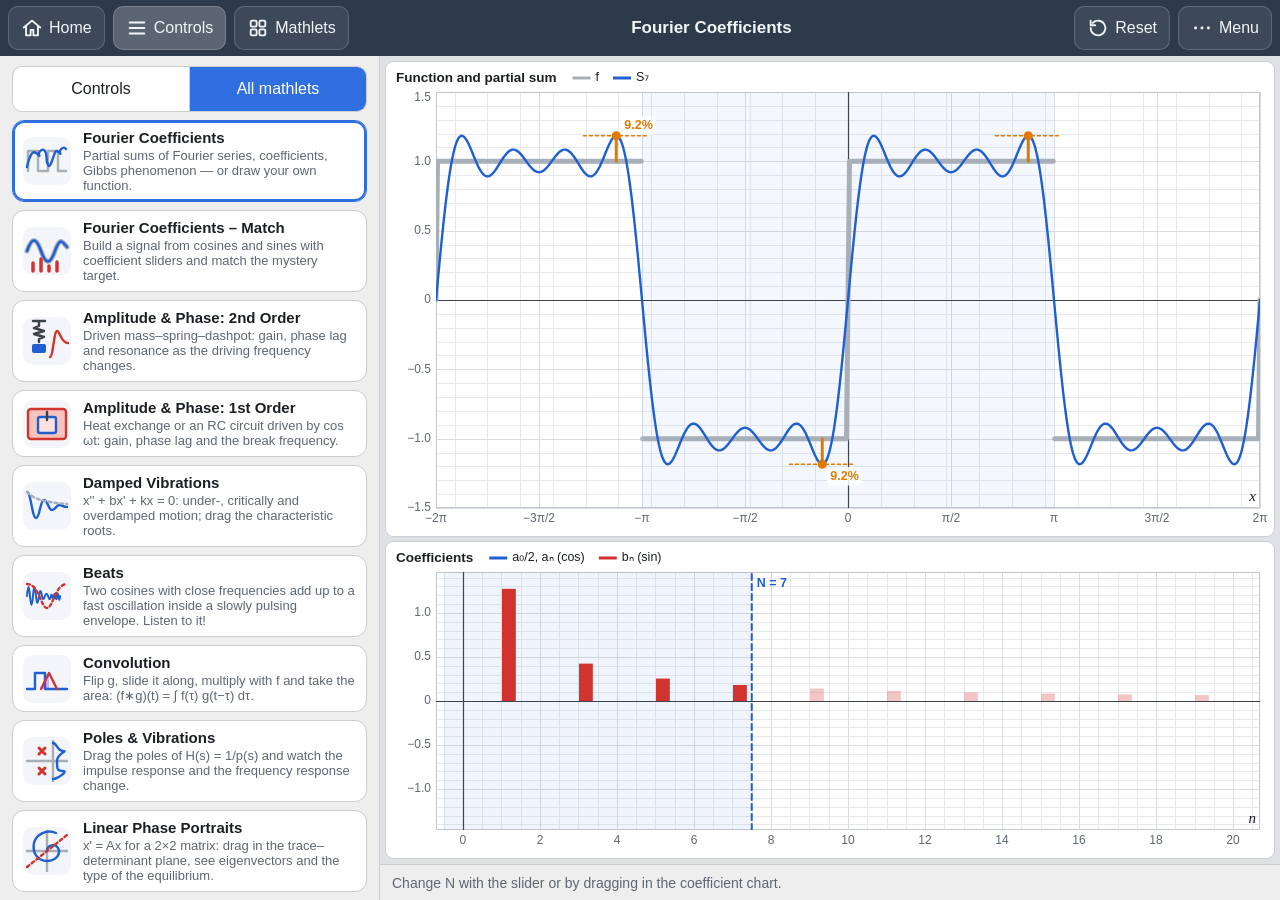
<file: mathlets/index.html>
<!doctype html>
<html lang="en">
<head>
  <meta charset="utf-8">
  <meta name="viewport" content="width=device-width, initial-scale=1, maximum-scale=1, user-scalable=no, viewport-fit=cover">
  <title>Mathlets – Interactive Calculus, ODE &amp; Signals Demos</title>
  <meta name="description" content="Touch-friendly interactive demos for calculus, differential equations and signals: Fourier series, resonance, convolution, poles, phase portraits, Euler's method, Taylor polynomials, Riemann sums and more.">
  <meta name="theme-color" content="#2d3a4a">
  <meta name="apple-mobile-web-app-capable" content="yes">
  <meta name="mobile-web-app-capable" content="yes">
  <meta name="apple-mobile-web-app-status-bar-style" content="black-translucent">
  <meta name="apple-mobile-web-app-title" content="Mathlets">
  <link rel="manifest" href="manifest.webmanifest">
  <link rel="icon" href="icons/icon.svg" type="image/svg+xml">
  <link rel="apple-touch-icon" href="icons/apple-touch-icon.png">
  <link rel="stylesheet" href="style.css">
</head>
<body>
  <header class="toolbar">
    <a id="btnHome" class="tb-btn" href="../" title="All apps">
      <svg viewBox="0 0 24 24" aria-hidden="true"><path d="M3 11.5 12 4l9 7.5M5.5 9.5V20h5v-6h3v6h5V9.5"/></svg>
      <span class="lbl">Home</span>
    </a>
    <button id="btnPanel" class="tb-btn" title="Show / hide controls">
      <svg viewBox="0 0 24 24" aria-hidden="true"><path d="M4 6h16M4 12h16M4 18h16"/></svg>
      <span class="lbl">Controls</span>
    </button>
    <button id="btnChooser" class="tb-btn" title="Choose a mathlet">
      <svg viewBox="0 0 24 24" aria-hidden="true"><rect x="4" y="4" width="6.5" height="6.5" rx="1.5"/><rect x="13.5" y="4" width="6.5" height="6.5" rx="1.5"/><rect x="4" y="13.5" width="6.5" height="6.5" rx="1.5"/><rect x="13.5" y="13.5" width="6.5" height="6.5" rx="1.5"/></svg>
      <span class="lbl">Mathlets</span>
    </button>
    <div id="title" class="eq-title"></div>
    <button id="btnPlay" class="tb-btn" title="Play / pause animation (Space)" hidden>
      <svg viewBox="0 0 24 24" aria-hidden="true" class="ic-play"><path d="M7 5v14l12-7z" class="fill"/></svg>
      <svg viewBox="0 0 24 24" aria-hidden="true" class="ic-pause"><rect x="6" y="5" width="4" height="14" rx="1" class="fill"/><rect x="14" y="5" width="4" height="14" rx="1" class="fill"/></svg>
      <span class="lbl">Play</span>
    </button>
    <button id="btnReset" class="tb-btn" title="Reset this mathlet">
      <svg viewBox="0 0 24 24" aria-hidden="true"><path d="M4 12a8 8 0 1 0 2.4-5.7M4 4v5h5"/></svg>
      <span class="lbl">Reset</span>
    </button>
    <button id="btnMenu" class="tb-btn" title="Menu">
      <svg viewBox="0 0 24 24" aria-hidden="true"><circle cx="5" cy="12" r="1.6" class="fill"/><circle cx="12" cy="12" r="1.6" class="fill"/><circle cx="19" cy="12" r="1.6" class="fill"/></svg>
      <span class="lbl">Menu</span>
    </button>
  </header>

  <main>
    <aside id="panel" class="panel">
      <div class="panel-tabs seg seg-wide" role="tablist">
        <button id="tabControls" class="on" role="tab">Controls</button>
        <button id="tabList" role="tab">All mathlets</button>
      </div>
      <div id="controlsView">
        <h2 id="mlTitle" class="ml-title"></h2>
        <p id="mlShort" class="description"></p>
        <div id="controls"></div>
        <section class="explain">
          <h3>What's going on?</h3>
          <div id="mlInfo"></div>
        </section>
      </div>
      <div id="listView" hidden>
        <div id="cardList" class="card-list"></div>
      </div>
    </aside>

    <section class="plot-area">
      <div id="stage" class="stage"></div>
      <footer class="statusbar">
        <span id="status"></span>
        <span id="coords"></span>
      </footer>
    </section>
  </main>

  <!-- Main menu -->
  <dialog id="menuDlg" class="sheet">
    <div class="sheet-head"><strong>Mathlets</strong><button class="icon-btn" data-close aria-label="Close">✕</button></div>
    <div class="sheet-body">
      <section>
        <h3>This mathlet</h3>
        <button data-action="reset">Reset to defaults</button>
        <button data-action="savePng">Save image (PNG)…</button>
        <button data-action="copyLink">Copy link to this mathlet</button>
      </section>
      <section>
        <h3>All mathlets</h3>
        <button data-action="chooser">Choose a mathlet…</button>
        <button data-action="resetAll">Reset all mathlets…</button>
      </section>
      <section>
        <h3>Help</h3>
        <button data-action="help">Using the mathlets (touch, mouse, keyboard)</button>
        <button data-action="syntax">Expression syntax</button>
        <button data-action="about">About</button>
      </section>
    </div>
  </dialog>

  <!-- Generic dialog -->
  <dialog id="dlg" class="modal">
    <form method="dialog" id="dlgForm">
      <div class="sheet-head"><strong id="dlgTitle"></strong><button class="icon-btn" value="cancel" formnovalidate aria-label="Close">✕</button></div>
      <div id="dlgBody" class="dlg-body"></div>
      <div id="dlgButtons" class="dlg-buttons"></div>
    </form>
  </dialog>

  <script type="module" src="js/app.js"></script>
</body>
</html>
</file>
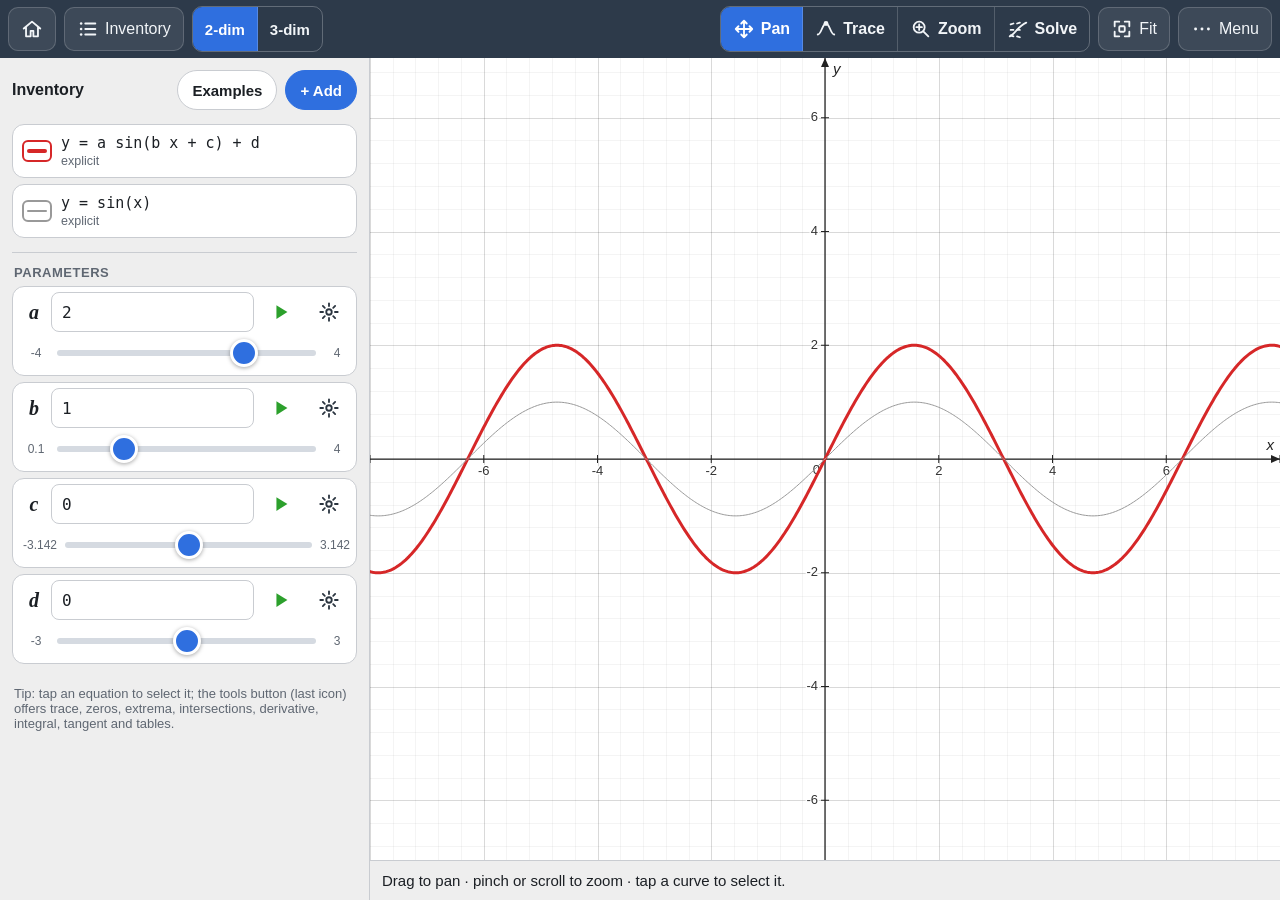
<file: winplot/index.html>
<!doctype html>
<html lang="en">
<head>
  <meta charset="utf-8">
  <meta name="viewport" content="width=device-width, initial-scale=1, maximum-scale=1, user-scalable=no, viewport-fit=cover">
  <title>Winplot-style Plotter – 2D &amp; 3D graphs</title>
  <meta name="description" content="Touch-friendly 2D/3D function plotter inspired by Winplot: explicit, parametric, polar, implicit curves, inequalities, slope fields, surfaces, parameter sliders and animation.">
  <meta name="theme-color" content="#2d3a4a">
  <meta name="apple-mobile-web-app-capable" content="yes">
  <meta name="mobile-web-app-capable" content="yes">
  <meta name="apple-mobile-web-app-status-bar-style" content="black-translucent">
  <meta name="apple-mobile-web-app-title" content="Winplot">
  <link rel="manifest" href="manifest.webmanifest">
  <link rel="icon" href="icons/icon.svg" type="image/svg+xml">
  <link rel="apple-touch-icon" href="icons/apple-touch-icon.png">
  <link rel="stylesheet" href="style.css">
</head>
<body>
  <header class="toolbar">
    <a href="../" class="tb-btn home" title="All math tools" aria-label="Home">
      <svg viewBox="0 0 24 24" aria-hidden="true"><path d="M3 11.5 12 4l9 7.5M5.5 9.5V20h5v-6h3v6h5V9.5"/></svg>
    </a>
    <button id="btnPanel" class="tb-btn" title="Inventory (equations and parameters)">
      <svg viewBox="0 0 24 24" aria-hidden="true"><path d="M9 6h11M9 12h11M9 18h11"/><circle cx="4.5" cy="6" r="1.4" class="fill"/><circle cx="4.5" cy="12" r="1.4" class="fill"/><circle cx="4.5" cy="18" r="1.4" class="fill"/></svg>
      <span class="lbl">Inventory</span>
    </button>
    <div class="seg" id="dimSeg" role="radiogroup" aria-label="Window">
      <button data-dim="2" class="on" title="2-dim window">2-dim</button>
      <button data-dim="3" title="3-dim window">3-dim</button>
    </div>
    <div id="title" class="eq-title"></div>
    <div class="seg" id="modeSeg2" role="radiogroup" aria-label="Touch mode">
      <button data-mode="pan" class="on" title="Pan: drag to move, pinch to zoom, tap a curve to select it">
        <svg viewBox="0 0 24 24" aria-hidden="true"><path d="M12 3v18M3 12h18M12 3l-3 3M12 3l3 3M12 21l-3-3M12 21l3-3M3 12l3-3M3 12l3 3M21 12l-3-3M21 12l-3 3"/></svg>
        <span class="lbl">Pan</span>
      </button>
      <button data-mode="trace" title="Trace: touch a curve and slide along it (arrow keys step)">
        <svg viewBox="0 0 24 24" aria-hidden="true"><path d="M3 18c4 0 5-12 9-12s5 12 9 12"/><circle cx="12" cy="6" r="2.6" class="fill"/></svg>
        <span class="lbl">Trace</span>
      </button>
      <button data-mode="zoom" title="Zoom: drag a box, tap to zoom in 2×">
        <svg viewBox="0 0 24 24" aria-hidden="true"><circle cx="10" cy="10" r="6"/><path d="M14.5 14.5 20 20M10 7v6M7 10h6"/></svg>
        <span class="lbl">Zoom</span>
      </button>
      <button data-mode="solve" title="Solve: tap to add a solution curve of the selected differential equation">
        <svg viewBox="0 0 24 24" aria-hidden="true"><path d="M4 7l3-1M4 13l3 0M4 19l3 1M11 6l3-1M11 13l3 0M11 20l3 1"/><path d="M3 20C9 17 12 9 21 5"/></svg>
        <span class="lbl">Solve</span>
      </button>
    </div>
    <div class="seg" id="modeSeg3" role="radiogroup" aria-label="Touch mode" hidden>
      <button data-mode="rotate" class="on" title="One-finger drag rotates">
        <svg viewBox="0 0 24 24" aria-hidden="true"><path d="M20 12a8 8 0 1 1-3-6.2"/><path d="M20 4v5h-5"/></svg>
        <span class="lbl">Rotate</span>
      </button>
      <button data-mode="pan" title="One-finger drag pans">
        <svg viewBox="0 0 24 24" aria-hidden="true"><path d="M12 3v18M3 12h18M12 3l-3 3M12 3l3 3M12 21l-3-3M12 21l3-3M3 12l3-3M3 12l3 3M21 12l-3-3M21 12l-3 3"/></svg>
        <span class="lbl">Pan</span>
      </button>
    </div>
    <button id="btnFit" class="tb-btn" title="Zoom to fit / reset 3D view">
      <svg viewBox="0 0 24 24" aria-hidden="true"><path d="M4 9V4h5M15 4h5v5M20 15v5h-5M9 20H4v-5"/><rect x="9" y="9" width="6" height="6" rx="1"/></svg>
      <span class="lbl">Fit</span>
    </button>
    <button id="btnMenu" class="tb-btn" title="Menu">
      <svg viewBox="0 0 24 24" aria-hidden="true"><circle cx="5" cy="12" r="1.6" class="fill"/><circle cx="12" cy="12" r="1.6" class="fill"/><circle cx="19" cy="12" r="1.6" class="fill"/></svg>
      <span class="lbl">Menu</span>
    </button>
  </header>

  <main>
    <aside id="panel" class="panel">
      <div class="panel-head">
        <strong id="invTitle">Inventory</strong>
        <span class="spacer"></span>
        <button type="button" id="btnExamples" class="pill" title="Example library">Examples</button>
        <button type="button" id="btnAdd" class="pill accent" title="Add an equation">+ Add</button>
        <button type="button" id="btnPanelClose" class="icon-btn close-panel" aria-label="Close">✕</button>
      </div>
      <ul id="inventory" class="inventory"></ul>
      <p id="invEmpty" class="empty" hidden>No equations yet. Tap <b>+ Add</b> or open the <b>Examples</b>.</p>

      <section id="paramSection" class="params" hidden>
        <h3>Parameters</h3>
        <div id="params"></div>
      </section>
      <p class="hint panel-hint" id="panelHint"></p>
    </aside>

    <section class="plot-area">
      <div id="wrap2" class="plot-wrap">
        <canvas id="base2"></canvas>
        <canvas id="over2"></canvas>
      </div>
      <div id="wrap3" class="plot-wrap" hidden>
        <canvas id="gl3"></canvas>
        <div id="noGL" class="nogl" hidden>WebGL is not available in this browser, so the 3-dim window cannot be shown.</div>
      </div>
      <footer class="statusbar">
        <span id="status">Ready.</span>
        <span id="coords"></span>
      </footer>
    </section>
  </main>
  <div id="scrim" class="scrim" hidden></div>

  <!-- Main menu (content built dynamically) -->
  <dialog id="menuDlg" class="sheet">
    <div class="sheet-head"><strong id="menuTitle">Menu</strong><button class="icon-btn" data-close aria-label="Close">✕</button></div>
    <div class="sheet-body" id="menuBody"></div>
  </dialog>

  <!-- Generic dialog -->
  <dialog id="dlg" class="modal">
    <form method="dialog" id="dlgForm" autocomplete="off" spellcheck="false">
      <div class="sheet-head"><strong id="dlgTitle"></strong><button class="icon-btn" value="cancel" formnovalidate aria-label="Close">✕</button></div>
      <div id="dlgBody" class="dlg-body"></div>
      <div id="dlgButtons" class="dlg-buttons"></div>
    </form>
  </dialog>

  <input type="file" id="fileOpen" accept=".json,application/json" hidden>
  <script type="module" src="js/app.js"></script>
</body>
</html>
</file>
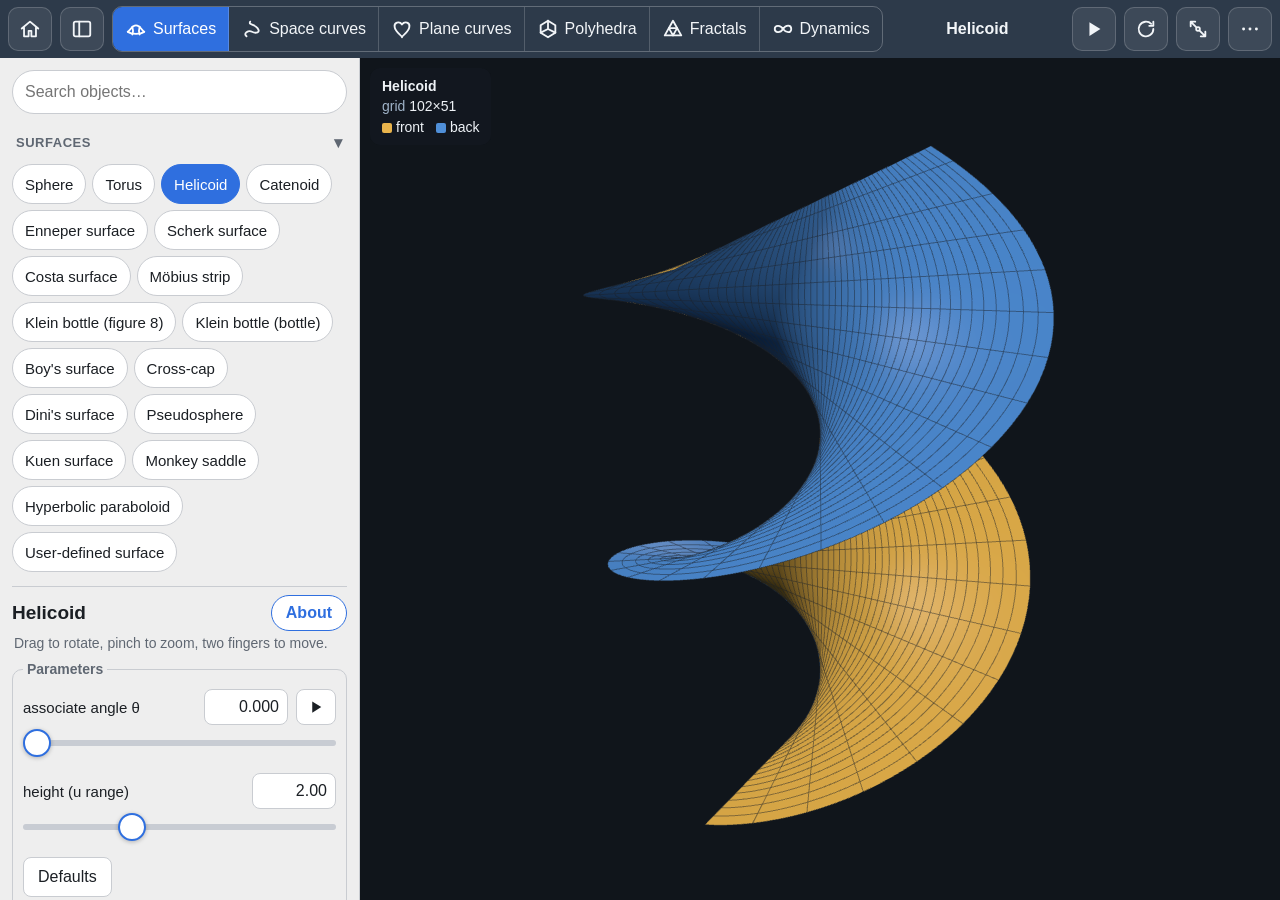
<file: xplormath/index.html>
<!doctype html>
<html lang="en">
<head>
  <meta charset="utf-8">
  <meta name="viewport" content="width=device-width, initial-scale=1, maximum-scale=1, user-scalable=no, viewport-fit=cover">
  <title>XplorMath – Mathematical Object Explorer</title>
  <meta name="description" content="A touch-friendly museum of mathematical objects: surfaces, space and plane curves, polyhedra, fractals and chaotic dynamics. Inspired by 3D-XplorMath.">
  <meta name="theme-color" content="#2d3a4a">
  <meta name="apple-mobile-web-app-capable" content="yes">
  <meta name="mobile-web-app-capable" content="yes">
  <meta name="apple-mobile-web-app-status-bar-style" content="black-translucent">
  <meta name="apple-mobile-web-app-title" content="XplorMath">
  <link rel="manifest" href="manifest.webmanifest">
  <link rel="icon" href="icons/icon.svg" type="image/svg+xml">
  <link rel="apple-touch-icon" href="icons/apple-touch-icon.png">
  <link rel="stylesheet" href="style.css">
</head>
<body class="dark">
  <header class="toolbar">
    <a href="../" id="btnHome" class="tb-btn" title="All math tools">
      <svg viewBox="0 0 24 24" aria-hidden="true"><path d="M3 11.5 12 4l9 7.5M5.5 9.5V20h5v-6h3v6h5V9.5"/></svg>
    </a>
    <button id="btnPanel" class="tb-btn" title="Objects and parameters">
      <svg viewBox="0 0 24 24" aria-hidden="true"><rect x="3" y="4" width="18" height="16" rx="2"/><path d="M9 4v16"/></svg>
      <span class="lbl">Panel</span>
    </button>
    <div class="seg" id="catSeg" role="tablist" aria-label="Category">
      <button data-cat="surface" title="Surfaces">
        <svg viewBox="0 0 24 24" aria-hidden="true"><path d="M3 15c3-1 4-7 9-7s6 6 9 7"/><path d="M3 15c4 3 14 3 18 0"/><path d="M8 9.5c1 3 1 6 0 8.5M16 9.5c-1 3-1 6 0 8.5"/></svg>
        <span class="lbl">Surfaces</span>
      </button>
      <button data-cat="curve" title="Space curves">
        <svg viewBox="0 0 24 24" aria-hidden="true"><path d="M6 20c-4-3 2-7 6-5s10 1 6-4-10-3-8-7"/></svg>
        <span class="lbl">Space curves</span>
      </button>
      <button data-cat="plane" title="Plane curves">
        <svg viewBox="0 0 24 24" aria-hidden="true"><path d="M12 7c-3-4-9-2-8 3 1 6 8 9 8 11 0-2 7-5 8-11 1-5-5-7-8-3z"/></svg>
        <span class="lbl">Plane curves</span>
      </button>
      <button data-cat="poly" title="Polyhedra">
        <svg viewBox="0 0 24 24" aria-hidden="true"><path d="M12 3 20 8v8l-8 5-8-5V8z"/><path d="M12 3v9l8 4M12 12l-8 4"/></svg>
        <span class="lbl">Polyhedra</span>
      </button>
      <button data-cat="fractal" title="Fractals">
        <svg viewBox="0 0 24 24" aria-hidden="true"><path d="M12 3 21 19H3z"/><path d="M7.5 11h9M12 19l-4.5-8M12 19l4.5-8"/></svg>
        <span class="lbl">Fractals</span>
      </button>
      <button data-cat="ode" title="Dynamics (ODEs)">
        <svg viewBox="0 0 24 24" aria-hidden="true"><path d="M12 12c-3-5-9-4-9 0s6 5 9 0 9-5 9 0-6 4-9 0"/></svg>
        <span class="lbl">Dynamics</span>
      </button>
    </div>
    <div id="objTitle" class="eq-title"></div>
    <button id="btnPlay" class="tb-btn" title="Animate (space)">
      <svg viewBox="0 0 24 24" aria-hidden="true" class="ic-play"><path d="M7 4.5v15l12-7.5z" class="fill"/></svg>
      <svg viewBox="0 0 24 24" aria-hidden="true" class="ic-pause"><rect x="6" y="5" width="4" height="14" rx="1" class="fill"/><rect x="14" y="5" width="4" height="14" rx="1" class="fill"/></svg>
      <span class="lbl">Animate</span>
    </button>
    <button id="btnRotate" class="tb-btn toggle" title="Auto-rotate">
      <svg viewBox="0 0 24 24" aria-hidden="true"><path d="M20 12a8 8 0 1 1-2.3-5.6"/><path d="M20 4v4.5h-4.5"/></svg>
      <span class="lbl">Rotate</span>
    </button>
    <button id="btnReset" class="tb-btn" title="Reset view (R)">
      <svg viewBox="0 0 24 24" aria-hidden="true"><path d="M4 9V4h5M20 15v5h-5M4 4l6 6M20 20l-6-6"/><circle cx="12" cy="12" r="2"/></svg>
      <span class="lbl">Reset</span>
    </button>
    <button id="btnMenu" class="tb-btn" title="Menu">
      <svg viewBox="0 0 24 24" aria-hidden="true"><circle cx="5" cy="12" r="1.6" class="fill"/><circle cx="12" cy="12" r="1.6" class="fill"/><circle cx="19" cy="12" r="1.6" class="fill"/></svg>
    </button>
  </header>

  <main>
    <aside id="panel" class="panel">
      <div class="panel-head">
        <input id="search" type="search" placeholder="Search objects…" autocomplete="off" autocapitalize="off" spellcheck="false" aria-label="Search objects">
        <button type="button" id="btnPanelClose" class="icon-btn close-panel" aria-label="Close">✕</button>
      </div>
      <button type="button" id="listToggle" class="list-toggle" aria-expanded="true"><span id="listTitle"></span><span class="chev">▾</span></button>
      <div id="objList" class="obj-list"></div>
      <div id="controls">
        <div class="obj-head">
          <h2 id="objName"></h2>
          <button type="button" id="btnAbout" class="pill">About</button>
        </div>
        <p id="objNote" class="description"></p>
        <fieldset id="paramSet"><legend>Parameters</legend><div id="paramBox"></div></fieldset>
        <p id="paramError" class="error" hidden></p>
        <fieldset id="displaySet"><legend>Display</legend><div id="displayBox"></div></fieldset>
      </div>
    </aside>

    <section class="stage" id="stage">
      <canvas id="gl"></canvas>
      <canvas id="c2d" hidden></canvas>
      <div id="info" class="info" hidden></div>
      <div id="legend" class="legend" hidden></div>
      <div id="busy" class="busy" hidden>Computing…</div>
      <div id="toast" class="toast" hidden></div>
    </section>
  </main>
  <div id="scrim" class="scrim" hidden></div>

  <dialog id="menuDlg" class="sheet">
    <div class="sheet-head"><strong>XplorMath</strong><button class="icon-btn" data-close aria-label="Close">✕</button></div>
    <div class="sheet-body">
      <section>
        <h3>View</h3>
        <div class="row"><label>Background</label>
          <div class="seg seg-wide seg-small" id="optBg"><button data-v="dark">Dark</button><button data-v="light">Light</button></div></div>
        <label class="check"><input type="checkbox" id="optAutoRotate"> Auto-rotate 3D objects</label>
        <label class="check"><input type="checkbox" id="optAxes"> Show coordinate axes</label>
        <div class="row"><label for="optQuality">Mesh resolution</label>
          <select id="optQuality"><option value="0.6">Low (fast)</option><option value="1">Medium</option><option value="1.5">High</option></select></div>
        <button data-action="reset">Reset view</button>
        <button data-action="fullscreen" id="btnFullscreen">Full screen</button>
      </section>
      <section>
        <h3>Export</h3>
        <button data-action="png">Save image (PNG)</button>
      </section>
      <section>
        <h3>Help</h3>
        <button data-action="aboutObj">About the current object</button>
        <button data-action="help">Touch, mouse &amp; keyboard controls</button>
        <button data-action="about">About XplorMath</button>
        <button data-action="resetAll">Restore default settings…</button>
      </section>
    </div>
  </dialog>

  <dialog id="dlg" class="modal">
    <form method="dialog" id="dlgForm">
      <div class="sheet-head"><strong id="dlgTitle"></strong><button class="icon-btn" value="cancel" formnovalidate aria-label="Close">✕</button></div>
      <div id="dlgBody" class="dlg-body"></div>
      <div id="dlgButtons" class="dlg-buttons"></div>
    </form>
  </dialog>

  <script type="module" src="js/app.js"></script>
</body>
</html>
</file>
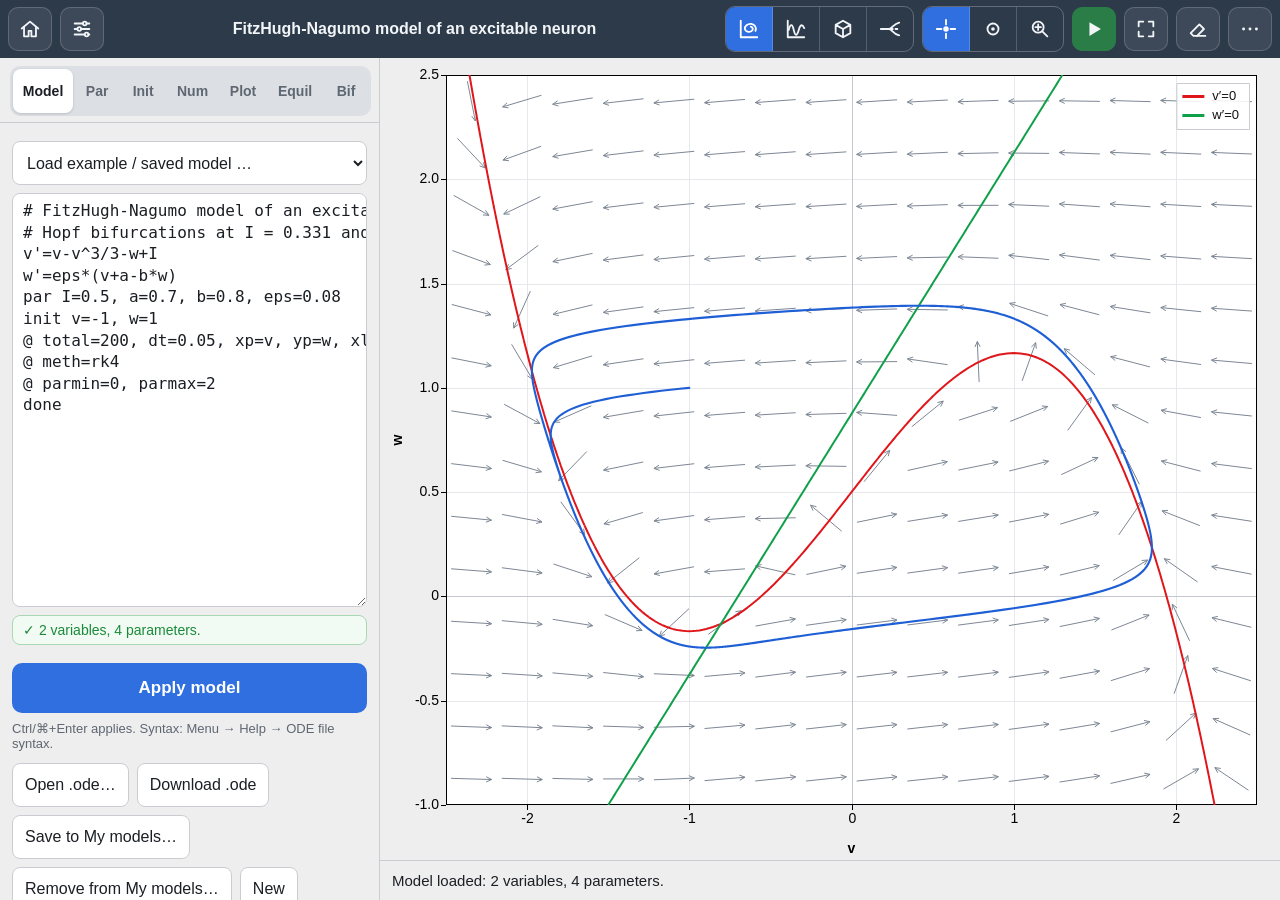
<file: xpp/index.html>
<!doctype html>
<html lang="en">
<head>
  <meta charset="utf-8">
  <meta name="viewport" content="width=device-width, initial-scale=1, maximum-scale=1, user-scalable=no, viewport-fit=cover">
  <title>XPP lite – Dynamical Systems</title>
  <meta name="description" content="XPP lite: phase planes, nullclines, equilibria, time series, 3D orbits and AUTO-style bifurcation diagrams for ODE systems written in XPP .ode syntax. Touch friendly, runs in the browser.">
  <meta name="theme-color" content="#2d3a4a">
  <meta name="apple-mobile-web-app-capable" content="yes">
  <meta name="mobile-web-app-capable" content="yes">
  <meta name="apple-mobile-web-app-status-bar-style" content="black-translucent">
  <meta name="apple-mobile-web-app-title" content="XPP lite">
  <link rel="manifest" href="manifest.webmanifest">
  <link rel="icon" href="icons/icon.svg" type="image/svg+xml">
  <link rel="apple-touch-icon" href="icons/apple-touch-icon.png">
  <link rel="stylesheet" href="style.css">
</head>
<body>
  <header class="toolbar">
    <a href="../" class="tb-btn" id="btnHome" title="All tools" aria-label="Home">
      <svg viewBox="0 0 24 24" aria-hidden="true"><path d="M3 11.5 12 4l9 7.5"/><path d="M5.5 10v10h5v-6h3v6h5V10"/></svg>
    </a>
    <button id="btnPanel" class="tb-btn" title="Show/hide panel (model, parameters, settings)">
      <svg viewBox="0 0 24 24" aria-hidden="true"><path d="M4 6h9M17 6h3M4 12h3M11 12h9M4 18h11M19 18h1"/><circle cx="15" cy="6" r="2"/><circle cx="9" cy="12" r="2"/><circle cx="17" cy="18" r="2"/></svg>
      <span class="lbl">Panel</span>
    </button>
    <div id="title" class="eq-title"></div>
    <div class="seg" id="viewSeg" role="radiogroup" aria-label="View">
      <button data-view="phase" title="Phase plane (1)">
        <svg viewBox="0 0 24 24" aria-hidden="true"><path d="M3 21V3M3 21h18"/><path d="M14 9.5c2.5.5 3 3.5.5 5s-6.5.5-7-2.5 3-6 7-5.5 6 4 4.5 7.5"/></svg>
        <span class="lbl">Phase</span>
      </button>
      <button data-view="time" title="Time series (2)">
        <svg viewBox="0 0 24 24" aria-hidden="true"><path d="M3 21V3M3 21h18"/><path d="M4 13c2-7 4-7 5.5 0s3.5 7 5.5 0 4-6 6-2"/></svg>
        <span class="lbl">Time</span>
      </button>
      <button data-view="3d" title="3D view (3)">
        <svg viewBox="0 0 24 24" aria-hidden="true"><path d="M12 3l8 4.5v9L12 21l-8-4.5v-9zM12 12l8-4.5M12 12v9M12 12 4 7.5"/></svg>
        <span class="lbl">3D</span>
      </button>
      <button data-view="bif" title="Bifurcation diagram (4)">
        <svg viewBox="0 0 24 24" aria-hidden="true"><path d="M2 12h9"/><path d="M11 12c3 0 5-6 11-7M11 12c3 0 5 6 11 7"/><path d="M13 12h2M18 12h2"/></svg>
        <span class="lbl">Bif</span>
      </button>
    </div>
    <div class="seg" id="modeSeg" role="radiogroup" aria-label="Tap mode">
      <button data-mode="ic" title="Tap sets initial condition and integrates">
        <svg viewBox="0 0 24 24" aria-hidden="true"><circle cx="12" cy="12" r="3" class="fill"/><path d="M12 2v5M12 17v5M2 12h5M17 12h5"/></svg>
        <span class="lbl">Init</span>
      </button>
      <button data-mode="eq" title="Tap to find an equilibrium nearby">
        <svg viewBox="0 0 24 24" aria-hidden="true"><circle cx="12" cy="12" r="6"/><circle cx="12" cy="12" r="2" class="fill"/></svg>
        <span class="lbl">Equil</span>
      </button>
      <button data-mode="zoom" title="Drag a rectangle or tap to zoom in">
        <svg viewBox="0 0 24 24" aria-hidden="true"><circle cx="10" cy="10" r="6"/><path d="M14.5 14.5 20 20M10 7v6M7 10h6"/></svg>
        <span class="lbl">Zoom</span>
      </button>
    </div>
    <button id="btnGo" class="tb-btn go" title="Integrate from initial conditions (G)">
      <svg viewBox="0 0 24 24" aria-hidden="true"><path d="M7 4.5v15l12.5-7.5z" class="fill"/></svg>
      <span class="lbl">Go</span>
    </button>
    <button id="btnFit" class="tb-btn" title="Fit window to data (F)">
      <svg viewBox="0 0 24 24" aria-hidden="true"><path d="M4 9V4h5M20 9V4h-5M4 15v5h5M20 15v5h-5"/></svg>
      <span class="lbl">Fit</span>
    </button>
    <button id="btnErase" class="tb-btn" title="Erase orbits (E)">
      <svg viewBox="0 0 24 24" aria-hidden="true"><path d="M4 16.5 13.5 7l5 5L11 19.5H7z"/><path d="M11 19.5h9"/></svg>
      <span class="lbl">Erase</span>
    </button>
    <button id="btnStop" class="tb-btn stop" hidden title="Stop computation (Esc)">
      <svg viewBox="0 0 24 24" aria-hidden="true"><rect x="6" y="6" width="12" height="12" rx="1" class="fill"/></svg>
      <span class="lbl">Stop</span>
    </button>
    <button id="btnMenu" class="tb-btn" title="Menu">
      <svg viewBox="0 0 24 24" aria-hidden="true"><circle cx="5" cy="12" r="1.6" class="fill"/><circle cx="12" cy="12" r="1.6" class="fill"/><circle cx="19" cy="12" r="1.6" class="fill"/></svg>
      <span class="lbl">Menu</span>
    </button>
  </header>

  <main>
    <aside id="panel" class="panel">
      <div class="panel-head">
        <div class="tabs" id="tabs" role="tablist">
          <button data-tab="model">Model</button>
          <button data-tab="par">Par</button>
          <button data-tab="ic">Init</button>
          <button data-tab="num">Num</button>
          <button data-tab="plot">Plot</button>
          <button data-tab="eq">Equil</button>
          <button data-tab="bif">Bif</button>
        </div>
        <button type="button" id="btnPanelClose" class="icon-btn close-panel" aria-label="Close">✕</button>
      </div>
      <div class="panel-body" id="panelBody">

        <section class="tab" data-tab="model">
          <div class="row">
            <select id="gallerySelect" aria-label="Examples"></select>
          </div>
          <textarea id="odeText" spellcheck="false" autocapitalize="off" autocomplete="off" autocorrect="off" aria-label="ODE file"></textarea>
          <div id="odeErrors" class="errlist" hidden></div>
          <button type="button" id="btnApply" class="primary big">Apply model</button>
          <p class="hint">Ctrl/⌘+Enter applies. Syntax: Menu → Help → ODE file syntax.</p>
          <div class="small-actions">
            <button type="button" id="btnOpenOde">Open .ode…</button>
            <button type="button" id="btnSaveOde">Download .ode</button>
            <button type="button" id="btnSaveMine">Save to My models…</button>
            <button type="button" id="btnDelMine">Remove from My models…</button>
            <button type="button" id="btnNewModel">New</button>
          </div>
          <!-- no accept filter: iPadOS greys out files with unknown extensions such as .ode -->
          <input type="file" id="odeFile" hidden>
        </section>

        <section class="tab" data-tab="par">
          <div id="parList"></div>
          <p id="parEmpty" class="hint" hidden>This model has no parameters. Declare them with <code>par a=1, b=2</code>.</p>
          <div class="small-actions">
            <button type="button" id="btnParReset">Reset to file values</button>
          </div>
          <p class="hint">Drag a slider to re-integrate live. Edit the small fields to change a slider's range.</p>
        </section>

        <section class="tab" data-tab="ic">
          <div class="grid2" id="icList"></div>
          <button type="button" id="btnGo2" class="primary big">Go (integrate)</button>
          <div class="small-actions">
            <button type="button" id="btnLast">Last (use end point)</button>
            <button type="button" id="btnContinue">Continue</button>
            <button type="button" id="btnRange">Range…</button>
            <button type="button" id="btnIcReset">Reset to file values</button>
          </div>
          <p class="hint">In the phase plane, tap (mode <b>Init</b>) to set the plotted variables and integrate; drag to preview orbits live.</p>
        </section>

        <section class="tab" data-tab="num">
          <div class="row"><label for="numMethod">Method</label><select id="numMethod"></select></div>
          <div class="grid2">
            <label for="numTotal">Total time</label><input id="numTotal" inputmode="decimal">
            <label for="numT0">Start time t0</label><input id="numT0" inputmode="decimal">
            <label for="numDt">dt (step / output)</label><input id="numDt" inputmode="decimal">
            <label for="numNout">Output every n</label><input id="numNout" inputmode="numeric">
            <label for="numTrans">Transient</label><input id="numTrans" inputmode="decimal">
            <label for="numRtol">Rel. tolerance</label><input id="numRtol" inputmode="decimal">
            <label for="numAtol">Abs. tolerance</label><input id="numAtol" inputmode="decimal">
            <label for="numBound">Bound</label><input id="numBound" inputmode="decimal">
          </div>
          <h4>Direction</h4>
          <div class="seg seg-wide" id="numDir">
            <button data-v="forward">Forward</button><button data-v="backward">Backward</button><button data-v="both">Both</button>
          </div>
          <label class="check"><input type="checkbox" id="numLive"> Re-integrate all orbits when parameters change</label>
          <p class="hint">Fixed-step methods use step dt. Adaptive methods (Dormand–Prince, Rosenbrock) control the step by the tolerances and output every dt·n time units. Transient: points with |t−t0| below this value are not stored.</p>
        </section>

        <section class="tab" data-tab="plot">
          <h4>Phase plane</h4>
          <div class="grid2">
            <label for="plX">X axis</label><select id="plX"></select>
            <label for="plY">Y axis</label><select id="plY"></select>
          </div>
          <div class="grid4">
            <label for="plXlo">xlo</label><input id="plXlo" inputmode="decimal">
            <label for="plXhi">xhi</label><input id="plXhi" inputmode="decimal">
            <label for="plYlo">ylo</label><input id="plYlo" inputmode="decimal">
            <label for="plYhi">yhi</label><input id="plYhi" inputmode="decimal">
          </div>
          <div class="grid2">
            <label for="plField">Direction field</label>
            <select id="plField"><option value="none">None</option><option value="arrows">Unit arrows</option><option value="scaled">Scaled arrows</option></select>
            <label for="plDensity">Field density</label>
            <select id="plDensity"><option value="10">Coarse</option><option value="16">Medium</option><option value="22">Fine</option><option value="30">Very fine</option></select>
          </div>
          <label class="check"><input type="checkbox" id="plNull"> Nullclines <span class="swatch" style="background:#e0161b"></span><span class="swatch" style="background:#11a04a"></span></label>
          <label class="check"><input type="checkbox" id="plEq"> Equilibria (filled = stable)</label>
          <label class="check"><input type="checkbox" id="plMan"> Saddle separatrices / 1-D manifolds</label>
          <p id="sliceNote" class="hint" hidden></p>

          <h4>Time series</h4>
          <div id="plTimeVars" class="chips"></div>
          <div class="grid4">
            <label for="plTlo">tlo</label><input id="plTlo" inputmode="decimal">
            <label for="plThi">thi</label><input id="plThi" inputmode="decimal">
            <label for="plTylo">ylo</label><input id="plTylo" inputmode="decimal">
            <label for="plTyhi">yhi</label><input id="plTyhi" inputmode="decimal">
          </div>
          <label class="check"><input type="checkbox" id="plAutoTime"> Fit time series after each integration</label>

          <h4>3D view</h4>
          <div class="grid2">
            <label for="pl3x">X</label><select id="pl3x"></select>
            <label for="pl3y">Y</label><select id="pl3y"></select>
            <label for="pl3z">Z</label><select id="pl3z"></select>
          </div>
          <div class="small-actions"><button type="button" id="btn3dReset">Reset rotation</button></div>

          <h4>Appearance</h4>
          <div class="grid2">
            <label for="plLw">Line width</label>
            <select id="plLw"><option value="1">Thin</option><option value="1.6">Normal</option><option value="2.4">Thick</option></select>
            <label for="plFont">Font size</label>
            <select id="plFont"><option>12</option><option>14</option><option>16</option><option>18</option></select>
          </div>
        </section>

        <section class="tab" data-tab="eq">
          <button type="button" id="btnEqFind" class="primary big">Find equilibrium from initial values</button>
          <div class="small-actions">
            <button type="button" id="btnEqSearch">Search window (grid)</button>
            <button type="button" id="btnEqClear">Clear list</button>
          </div>
          <p class="hint">Or choose tap mode <b>Equil</b> and tap near an equilibrium in the phase plane.</p>
          <div id="eqList"></div>
        </section>

        <section class="tab" data-tab="bif">
          <h4>Equilibrium continuation</h4>
          <div class="grid2">
            <label for="bfPar">Parameter</label><select id="bfPar"></select>
          </div>
          <div class="grid4">
            <label for="bfMin">min</label><input id="bfMin" inputmode="decimal">
            <label for="bfMax">max</label><input id="bfMax" inputmode="decimal">
            <label for="bfDs">ds</label><input id="bfDs" inputmode="decimal">
            <label for="bfDsmax">dsmax</label><input id="bfDsmax" inputmode="decimal">
          </div>
          <div class="grid2">
            <label for="bfNmax">Max points</label><input id="bfNmax" inputmode="numeric">
            <label for="bfDir">Direction</label>
            <select id="bfDir"><option value="both">Both ways</option><option value="up">Increasing</option><option value="down">Decreasing</option></select>
            <label for="bfY">Y axis</label><select id="bfY"></select>
          </div>
          <button type="button" id="btnBifRun" class="primary big">Continue from equilibrium</button>
          <p class="hint">Starts at the equilibrium nearest to the initial values (Newton) at the current parameter value. Thick = stable, thin = unstable. Tap a point in the diagram for details.</p>

          <h4>Periodic orbits (simulation sweep)</h4>
          <div class="grid4">
            <label for="swSteps">steps</label><input id="swSteps" inputmode="numeric">
            <label for="swTrans">transient</label><input id="swTrans" inputmode="decimal">
            <label for="swSample">sample</label><input id="swSample" inputmode="decimal">
          </div>
          <label class="check"><input type="checkbox" id="swUpDown"> Sweep up and back down (hysteresis)</label>
          <button type="button" id="btnSweep" class="secondary-big">Sweep parameter by simulation</button>
          <p class="hint">Integrates at each parameter value from the end state of the previous one and plots max/min (green dots) of stable oscillations. Choose “period” as Y axis to see periods.</p>
          <div class="small-actions"><button type="button" id="btnBifClear">Clear diagram</button></div>
          <h4>Special points</h4>
          <div id="bifList" class="speclist"></div>
        </section>
      </div>
    </aside>

    <section class="plot-area">
      <div id="plotWrap" class="plot-wrap">
        <canvas id="baseCanvas"></canvas>
        <canvas id="overlayCanvas"></canvas>
      </div>
      <footer class="statusbar">
        <span id="status">Ready.</span>
        <span id="coords"></span>
      </footer>
    </section>
  </main>
  <div id="scrim" class="scrim" hidden></div>

  <!-- Main menu -->
  <dialog id="menuDlg" class="sheet">
    <div class="sheet-head"><strong>XPP lite</strong><button class="icon-btn" data-close aria-label="Close">✕</button></div>
    <div class="sheet-body">
      <section>
        <h3>Initial conditions</h3>
        <button data-action="go">Go (integrate from initial values)</button>
        <button data-action="last">Last (start from end of last orbit)</button>
        <button data-action="continue">Continue last orbit</button>
        <button data-action="range">Range… (sweep initial values or a parameter)</button>
        <button data-action="keyboard">New initial values (keyboard)…</button>
      </section>
      <section>
        <h3>Orbits</h3>
        <button data-action="erase">Erase orbits</button>
        <button data-action="freeze">Freeze current orbits</button>
        <button data-action="unfreeze">Delete frozen orbits</button>
        <button data-action="data">Data viewer…</button>
      </section>
      <section>
        <h3>Window</h3>
        <button data-action="fit">Fit window to data</button>
        <button data-action="zoomOut">Zoom out ×2</button>
        <button data-action="defaultWin">Default window (from file)</button>
        <p class="hint">Pinch with two fingers to zoom and pan. With a mouse, use the wheel to zoom and Shift-drag to zoom into a rectangle.</p>
      </section>
      <section>
        <h3>File</h3>
        <button data-action="savePng">Save image (PNG)</button>
        <button data-action="csv">Export last orbit (CSV)</button>
        <button data-action="saveOde">Download .ode file</button>
        <button data-action="openOde">Open .ode file…</button>
      </section>
      <section>
        <h3>Help</h3>
        <button data-action="syntax">ODE file syntax</button>
        <button data-action="howto">Using XPP lite</button>
        <button data-action="about">About</button>
      </section>
    </div>
  </dialog>

  <!-- Generic dialog -->
  <dialog id="dlg" class="modal">
    <form method="dialog" id="dlgForm">
      <div class="sheet-head"><strong id="dlgTitle"></strong><button class="icon-btn" value="cancel" formnovalidate aria-label="Close">✕</button></div>
      <div id="dlgBody" class="dlg-body"></div>
      <div id="dlgButtons" class="dlg-buttons"></div>
    </form>
  </dialog>

  <!-- Data viewer -->
  <dialog id="dataDlg" class="data-dlg">
    <div class="sheet-head">
      <strong>Data viewer</strong>
      <span class="data-tools">
        <select id="dataOrbit" aria-label="Orbit"></select>
        <button id="dataCsv" class="small-btn">Export CSV</button>
        <button class="icon-btn" data-close aria-label="Close">✕</button>
      </span>
    </div>
    <div id="dataInfo" class="data-info"></div>
    <div id="dataHead" class="data-head"></div>
    <div id="dataScroll" class="data-scroll"><div id="dataSpacer"><div id="dataRows"></div></div></div>
  </dialog>

  <script type="module" src="js/app.js"></script>
</body>
</html>
</file>
<file: dfield/style.css>
:root {
  --bar: #2d3a4a;
  --bar-fg: #f2f5f8;
  --accent: #2f6fdf;
  --panel: #eeeeee;
  --border: #c9ccd1;
  --text: #1b1f24;
  --muted: #5f6772;
  --danger: #d0312d;
  --tap: 44px;
  --panel-w: 360px;
  --sat: env(safe-area-inset-top, 0px);
  --sab: env(safe-area-inset-bottom, 0px);
  --sal: env(safe-area-inset-left, 0px);
  --sar: env(safe-area-inset-right, 0px);
  font-family: -apple-system, BlinkMacSystemFont, "Segoe UI", Roboto, Helvetica, Arial, sans-serif;
  color: var(--text);
}

* { box-sizing: border-box; }
[hidden] { display: none !important; }
html, body {
  margin: 0; height: 100%; overflow: hidden;
  background: var(--panel);
  overscroll-behavior: none;
  -webkit-text-size-adjust: 100%;
}
body { display: flex; flex-direction: column; height: 100dvh; }
button, input, select { font: inherit; color: inherit; }
button { touch-action: manipulation; -webkit-tap-highlight-color: transparent; cursor: pointer; }
svg { width: 22px; height: 22px; fill: none; stroke: currentColor; stroke-width: 2; stroke-linecap: round; stroke-linejoin: round; flex: none; }
svg .fill { fill: currentColor; stroke: none; }

/* ---------- toolbar ---------- */
.toolbar {
  display: flex; align-items: center; gap: 8px;
  padding: calc(6px + var(--sat)) calc(8px + var(--sar)) 6px calc(8px + var(--sal));
  background: var(--bar); color: var(--bar-fg);
  min-height: 56px; flex: none;
  user-select: none; -webkit-user-select: none;
}
.tb-btn {
  display: inline-flex; align-items: center; gap: 6px;
  min-height: var(--tap); min-width: var(--tap); padding: 0 12px;
  border: 1px solid rgba(255,255,255,.18); border-radius: 10px;
  background: rgba(255,255,255,.08);
  color: inherit; text-decoration: none; justify-content: center;
}
.tb-btn:active { background: rgba(255,255,255,.22); }
.tb-btn:disabled { opacity: .35; }
.tb-btn.stop:not(:disabled) { background: var(--danger); border-color: var(--danger); }
.eq-title {
  flex: 1; min-width: 0; text-align: center; font-weight: 600;
  white-space: nowrap; overflow: hidden; text-overflow: ellipsis; padding: 0 4px;
}
.seg {
  display: inline-flex; border-radius: 10px; overflow: hidden;
  border: 1px solid rgba(255,255,255,.25);
}
.seg button {
  display: inline-flex; align-items: center; gap: 6px;
  min-height: var(--tap); padding: 0 12px; border: 0; background: transparent;
  border-right: 1px solid rgba(255,255,255,.18);
}
.seg button:last-child { border-right: 0; }
.seg button.on { background: var(--accent); color: #fff; }

@media (max-width: 1100px) { .toolbar .lbl { display: none; } .seg button { padding: 0 14px; } }
@media (max-width: 700px) { .eq-title { display: none; } .toolbar { justify-content: space-between; } }

/* ---------- layout ---------- */
main { flex: 1; display: flex; min-height: 0; position: relative; }
.panel {
  width: var(--panel-w); flex: none; overflow-y: auto; -webkit-overflow-scrolling: touch;
  background: var(--panel); border-right: 1px solid var(--border);
  padding: 12px 12px calc(16px + var(--sab)) calc(12px + var(--sal));
}
.panel.hidden-wide { display: none; }
.plot-area { flex: 1; min-width: 0; display: flex; flex-direction: column; position: relative; }
.plot-wrap { flex: 1; position: relative; overflow: hidden; background: #eeeeee; }
.plot-wrap canvas { position: absolute; left: 0; top: 0; width: 100%; height: 100%; touch-action: none; }
#baseCanvas { transform-origin: 0 0; }
#overlayCanvas { cursor: crosshair; }

.scrim { position: fixed; inset: 0; background: rgba(0,0,0,.3); z-index: 20; }

/* Narrow screens (iPad portrait, phones): panel becomes a drawer */
@media (max-width: 1023px) {
  .panel {
    position: absolute; z-index: 30; top: 0; bottom: 0; left: 0;
    width: min(400px, 92vw); transform: translateX(-105%);
    transition: transform .22s ease; box-shadow: 4px 0 24px rgba(0,0,0,.25);
  }
  .panel.open { transform: none; }
  .panel.hidden-wide { display: block; }
}
@media (min-width: 1024px) { .close-panel { display: none; } }

/* ---------- equation panel ---------- */
.panel-head { display: flex; gap: 8px; align-items: center; }
.panel-head select { flex: 1; }
.description { color: var(--muted); font-size: 14px; margin: 8px 2px 12px; min-height: 1.2em; }
.panel input:not([type]), .panel input[inputmode], .panel select, .dlg-body input:not([type=checkbox]):not([type=radio]), .dlg-body select, .sheet select {
  min-height: var(--tap); padding: 6px 10px; font-size: 16px;
  border: 1px solid var(--border); border-radius: 8px; background: #fff; width: 100%;
}
.panel input.bad, .dlg-body input.bad { border-color: var(--danger); background: #ffe3e2; }
.panel input:disabled { background: #f6f6f6; color: #999; }
.eq-line { display: flex; align-items: center; gap: 6px; }
.panel .eq-line .var-input { width: 64px; flex: none; text-align: center; }
.panel .eq-line .expr-input { flex: 1; min-width: 0; font-family: ui-monospace, Menlo, monospace; }
.prime { font-size: 18px; white-space: nowrap; }
.row { display: flex; align-items: center; gap: 8px; margin: 10px 0; }
.row label { flex: 1; }
.panel .row .var-input { width: 90px; flex: none; }
.row select { width: auto !important; min-width: 140px; }
fieldset { border: 1px solid var(--border); border-radius: 10px; margin: 12px 0; padding: 6px 10px 10px; }
legend { font-weight: 600; font-size: 14px; color: var(--muted); padding: 0 4px; }
.param-row { display: flex; align-items: center; gap: 6px; margin: 6px 0; }
.panel .param-row input:first-child { width: 80px !important; flex: none; text-align: center; }
.panel .param-row input:last-child { flex: 1; min-width: 0; }
.grid2 { display: grid; grid-template-columns: auto 1fr; gap: 6px 10px; align-items: center; }
.grid2 label { white-space: nowrap; font-size: 15px; }
.error { color: var(--danger); font-weight: 600; margin: 8px 2px; white-space: pre-wrap; }
.check { display: flex; align-items: center; gap: 10px; min-height: var(--tap); }
.check input { width: 22px; height: 22px; }
button.primary, .dlg-buttons button.primary {
  background: var(--accent); color: #fff; border: 0; border-radius: 10px;
  min-height: 50px; width: 100%; font-weight: 600; font-size: 17px;
}
button.primary:disabled { opacity: .45; }
.small-actions { display: flex; flex-wrap: wrap; gap: 8px; margin-top: 14px; }
.small-actions button, .dlg-body button.secondary {
  min-height: 40px; padding: 0 12px; border-radius: 8px; border: 1px solid var(--border); background: #fff;
}
.icon-btn { min-width: var(--tap); min-height: var(--tap); border: 0; background: transparent; font-size: 20px; border-radius: 8px; }

/* ---------- status / log ---------- */
.statusbar {
  display: flex; gap: 16px; align-items: center; flex: none;
  padding: 6px calc(12px + var(--sar)) calc(6px + var(--sab)) 12px;
  border-top: 1px solid var(--border); background: var(--panel); font-size: 15px; min-height: 40px;
}
#status { flex: 1; min-width: 0; white-space: nowrap; overflow: hidden; text-overflow: ellipsis; }
#status.warn { color: var(--danger); font-weight: 600; }
#coords { font-variant-numeric: tabular-nums; color: var(--muted); }
.link-btn { border: 0; background: none; color: var(--accent); min-height: 36px; padding: 0 6px; }
.badge { display: inline-block; min-width: 18px; padding: 0 5px; border-radius: 9px; background: var(--danger); color: #fff; font-size: 12px; }
.log-panel {
  position: absolute; left: 8px; right: 8px; bottom: calc(48px + var(--sab)); max-height: 40%;
  display: flex; flex-direction: column; z-index: 10;
  background: #fff; border: 1px solid var(--border); border-radius: 12px; box-shadow: 0 6px 24px rgba(0,0,0,.2);
}
.log-head { display: flex; justify-content: space-between; align-items: center; padding: 4px 6px 4px 12px; border-bottom: 1px solid var(--border); }
.log-panel pre { margin: 0; padding: 8px 12px; overflow: auto; font-size: 13px; flex: 1; -webkit-overflow-scrolling: touch; }

/* ---------- dialogs ---------- */
dialog { border: 0; padding: 0; border-radius: 14px; box-shadow: 0 10px 40px rgba(0,0,0,.35); color: var(--text); }
dialog::backdrop { background: rgba(0,0,0,.35); }
.sheet { width: min(480px, 94vw); max-height: 90dvh; }
.sheet[open] { display: flex; flex-direction: column; }
.modal { width: min(520px, 94vw); max-height: 90dvh; }
.modal form { display: flex; flex-direction: column; max-height: 90dvh; }
.sheet-head { display: flex; justify-content: space-between; align-items: center; padding: 6px 6px 6px 16px; border-bottom: 1px solid var(--border); flex: none; }
.sheet-body { overflow-y: auto; padding: 4px 16px 16px; -webkit-overflow-scrolling: touch; }
.sheet-body section { border-bottom: 1px solid #e3e5e8; padding: 6px 0 10px; }
.sheet-body section:last-child { border-bottom: 0; }
.sheet-body h3 { font-size: 13px; text-transform: uppercase; letter-spacing: .04em; color: var(--muted); margin: 12px 0 6px; }
.sheet-body > section > button {
  display: block; width: 100%; text-align: left; min-height: var(--tap);
  border: 0; background: none; padding: 0 4px; border-radius: 8px; color: var(--accent);
}
.sheet-body > section > button:active { background: #e8eefb; }
.radio-list label { display: flex; align-items: center; gap: 10px; min-height: var(--tap); }
.radio-list input { width: 22px; height: 22px; flex: none; }
.seg-wide { display: flex; border-color: var(--border); }
.seg-wide button { flex: 1; justify-content: center; border-right-color: var(--border); }
.hint { color: var(--muted); font-size: 13px; margin: 6px 0 0; }
.dlg-body { padding: 12px 16px; overflow-y: auto; }
.dlg-body pre { white-space: pre-wrap; font-size: 14px; margin: 0; }
.dlg-body p { margin: 0 0 10px; }
.dlg-body .grid2 { margin: 8px 0; }
.dlg-buttons { display: flex; gap: 10px; padding: 10px 16px calc(14px + var(--sab)); justify-content: flex-end; flex: none; }
.dlg-buttons button { min-height: var(--tap); padding: 0 18px; border-radius: 10px; border: 1px solid var(--border); background: #fff; }
.dlg-buttons button.primary { width: auto; min-height: var(--tap); font-size: 16px; }
.zoom-list button { display: block; width: 100%; text-align: left; min-height: var(--tap); border: 0; border-bottom: 1px solid #eee; background: none; padding: 6px 4px; font-variant-numeric: tabular-nums; }
.zoom-list button:active { background: #e8eefb; }

.print-only { display: none; }
@media print {
  html, body { height: auto; overflow: visible; background: #fff; display: block; }
  body > *:not(.print-only) { display: none !important; }
  .print-only { display: block; width: 100%; height: auto; }
}
</file>
<file: geometry/style.css>
:root {
  --bar: #2d3a4a;
  --bar-fg: #f2f5f8;
  --accent: #2f6fdf;
  --tool-accent: #ffb74d;
  --panel: #eeeeee;
  --border: #c9ccd1;
  --text: #1b1f24;
  --muted: #5f6772;
  --danger: #d0312d;
  --tap: 44px;
  --panel-w: 330px;
  --sat: env(safe-area-inset-top, 0px);
  --sab: env(safe-area-inset-bottom, 0px);
  --sal: env(safe-area-inset-left, 0px);
  --sar: env(safe-area-inset-right, 0px);
  font-family: -apple-system, BlinkMacSystemFont, "Segoe UI", Roboto, Helvetica, Arial, sans-serif;
  color: var(--text);
}

* { box-sizing: border-box; }
[hidden] { display: none !important; }
html, body {
  margin: 0; height: 100%; overflow: hidden;
  background: var(--panel);
  overscroll-behavior: none;
  -webkit-text-size-adjust: 100%;
}
body { display: flex; flex-direction: column; height: 100dvh; -webkit-user-select: none; user-select: none; -webkit-touch-callout: none; }
input, textarea { -webkit-user-select: text; user-select: text; }
button, input, select, textarea { font: inherit; color: inherit; }
button, a { touch-action: manipulation; -webkit-tap-highlight-color: transparent; cursor: pointer; }
svg { width: 22px; height: 22px; fill: none; stroke: currentColor; stroke-width: 2; stroke-linecap: round; stroke-linejoin: round; flex: none; }
svg .fill { fill: currentColor; stroke: none; }
svg .a { stroke: var(--tool-accent); }
svg .af { fill: var(--tool-accent); stroke: none; }
svg .as { fill: rgba(255, 183, 77, .28); }

/* ---------- toolbar ---------- */
.toolbar {
  display: flex; align-items: center; gap: 6px;
  padding: calc(6px + var(--sat)) calc(8px + var(--sar)) 6px calc(8px + var(--sal));
  background: var(--bar); color: var(--bar-fg);
  min-height: 60px; flex: none;
}
.tb-btn {
  display: inline-flex; align-items: center; justify-content: center; gap: 6px;
  min-height: var(--tap); min-width: var(--tap); padding: 0 10px;
  border: 1px solid rgba(255,255,255,.18); border-radius: 10px;
  background: rgba(255,255,255,.08); color: inherit; text-decoration: none; flex: none;
}
.tb-btn:active { background: rgba(255,255,255,.22); }
.tb-btn:disabled { opacity: .35; }
.tool-strip {
  flex: 1; min-width: 0; display: flex; gap: 4px; overflow-x: auto; overflow-y: hidden;
  scrollbar-width: none; padding: 0 4px; justify-content: center;
}
.tool-strip::-webkit-scrollbar { display: none; }
.grp-btn {
  position: relative; flex: none;
  width: 52px; height: 48px; border-radius: 10px;
  border: 1px solid rgba(255,255,255,.14); background: rgba(255,255,255,.06); color: inherit;
  display: inline-flex; align-items: center; justify-content: center;
}
.grp-btn svg { width: 28px; height: 28px; stroke-width: 1.7; }
.grp-btn.on { background: var(--accent); border-color: #7fa6ef; }
.grp-btn.more::after {
  content: ''; position: absolute; right: 4px; bottom: 4px;
  border-left: 6px solid transparent; border-bottom: 6px solid rgba(255,255,255,.7);
}
.grp-btn:active { background: rgba(255,255,255,.22); }
.grp-btn.on:active { background: #2a62c4; }
.sep { width: 1px; align-self: stretch; background: rgba(255,255,255,.15); margin: 4px 2px; flex: none; }

.group-pop {
  position: fixed; z-index: 40; min-width: 250px; max-width: min(340px, 94vw);
  max-height: calc(100dvh - 90px); overflow-y: auto; -webkit-overflow-scrolling: touch;
  background: #fff; border-radius: 12px; box-shadow: 0 10px 34px rgba(0,0,0,.3); padding: 6px;
  border: 1px solid var(--border);
}
.group-pop h4 { margin: 6px 10px 4px; font-size: 12px; text-transform: uppercase; letter-spacing: .04em; color: var(--muted); }
.group-pop button {
  display: flex; align-items: center; gap: 12px; width: 100%; min-height: 48px; padding: 4px 10px;
  border: 0; background: none; border-radius: 9px; text-align: left; color: var(--text);
}
.group-pop button .ic { width: 38px; height: 38px; border-radius: 8px; background: var(--bar); color: #fff; display: inline-flex; align-items: center; justify-content: center; flex: none; }
.group-pop button .ic svg { width: 26px; height: 26px; stroke-width: 1.7; }
.group-pop button.on { background: #e8eefb; font-weight: 600; }
.group-pop button:active { background: #dfe7f8; }
.group-pop .sub { display: block; font-size: 12px; color: var(--muted); font-weight: 400; }
.group-pop hr { border: 0; border-top: 1px solid #e3e5e8; margin: 4px 6px; }

@media (max-width: 760px) {
  .hide-narrow { display: none; }
  .grp-btn { width: 46px; }
  .tool-strip { justify-content: flex-start; }
}

/* ---------- layout ---------- */
main { flex: 1; display: flex; min-height: 0; position: relative; }
.panel {
  width: var(--panel-w); flex: none; overflow: hidden; display: flex; flex-direction: column;
  background: var(--panel); border-right: 1px solid var(--border);
  padding: 8px 8px calc(8px + var(--sab)) calc(8px + var(--sal));
}
.panel.hidden-wide { display: none; }
.plot-area { flex: 1; min-width: 0; display: flex; flex-direction: column; position: relative; }
.plot-wrap { flex: 1; position: relative; overflow: hidden; background: #fff; }
.plot-wrap canvas { position: absolute; left: 0; top: 0; width: 100%; height: 100%; touch-action: none; cursor: crosshair; }
.plot-wrap canvas.c-move { cursor: default; }
.plot-wrap canvas.c-grab { cursor: grab; }
.plot-wrap canvas.c-grabbing { cursor: grabbing; }
.plot-wrap canvas.c-pointer { cursor: pointer; }

.scrim { position: fixed; inset: 0; background: rgba(0,0,0,.3); z-index: 20; }

@media (max-width: 1023px) {
  .panel {
    position: absolute; z-index: 30; top: 0; bottom: 0; left: 0;
    width: min(380px, 92vw); transform: translateX(calc(-100% - 32px));
    transition: transform .22s ease, visibility 0s linear .22s; box-shadow: 4px 0 24px rgba(0,0,0,.25);
    visibility: hidden;
  }
  .panel.open { transform: none; visibility: visible; transition: transform .22s ease; }
  .panel.hidden-wide { display: flex; }
}
@media (min-width: 1024px) { .close-panel { display: none; } }

/* ---------- protocol panel ---------- */
.panel-head { display: flex; justify-content: space-between; align-items: center; min-height: 40px; padding: 0 4px; }
.replay { display: flex; align-items: center; gap: 2px; }
.replay input[type=range] { flex: 1; min-width: 0; height: var(--tap); accent-color: var(--accent); }
.replay .icon-btn svg { width: 20px; height: 20px; }
.replay-info { font-size: 13px; color: var(--muted); min-height: 18px; padding: 0 6px 4px; }
.check { display: flex; align-items: center; gap: 10px; min-height: var(--tap); }
.check input { width: 22px; height: 22px; flex: none; }
.check.small { font-size: 14px; min-height: 36px; padding: 0 4px; }
.protocol { list-style: none; margin: 0; padding: 0; overflow-y: auto; flex: 1; -webkit-overflow-scrolling: touch; border-top: 1px solid var(--border); }
.protocol li {
  display: flex; align-items: center; gap: 8px; min-height: 46px; padding: 4px 2px 4px 4px;
  border-bottom: 1px solid #e0e2e6; font-size: 14px; cursor: pointer;
}
.protocol li.sel { background: #dde7fb; }
.protocol li.future { opacity: .35; }
.protocol li.current { box-shadow: inset 4px 0 0 var(--accent); }
.protocol li.undef .val { color: var(--danger); }
.protocol .num { width: 24px; text-align: right; color: var(--muted); font-size: 12px; flex: none; font-variant-numeric: tabular-nums; }
.protocol .sw { width: 12px; height: 12px; border-radius: 3px; flex: none; }
.protocol .txt { flex: 1; min-width: 0; }
.protocol .txt b { font-weight: 600; }
.protocol .desc { display: block; color: var(--muted); font-size: 12.5px; white-space: nowrap; overflow: hidden; text-overflow: ellipsis; }
.protocol .val { color: #00695c; font-variant-numeric: tabular-nums; }
.protocol .eye { width: 44px; height: 44px; border: 0; background: none; border-radius: 8px; color: var(--muted); flex: none; display: inline-flex; align-items: center; justify-content: center; }
.protocol .eye.off { color: #b0b6bd; }
.protocol .empty { color: var(--muted); padding: 16px 8px; cursor: default; border: 0; display: block; }

/* ---------- status bar ---------- */
.statusbar {
  display: flex; gap: 10px; align-items: center; flex: none;
  padding: 4px calc(10px + var(--sar)) calc(4px + var(--sab)) 12px;
  border-top: 1px solid var(--border); background: var(--panel); font-size: 15px; min-height: 48px;
}
#status { flex: 1; min-width: 0; white-space: nowrap; overflow: hidden; text-overflow: ellipsis; }
#status.warn { color: var(--danger); font-weight: 600; }
#status.prompt b { color: var(--accent); }
#coords { font-variant-numeric: tabular-nums; color: var(--muted); white-space: nowrap; }
@media (max-width: 760px) { #coords { display: none; } }
.pill { min-height: 44px; padding: 0 16px; border-radius: 20px; border: 1px solid var(--border); background: #fff; font-weight: 600; flex: none; }
.primary-pill { background: var(--accent); color: #fff; border-color: var(--accent); }

/* ---------- dialogs ---------- */
dialog { border: 0; padding: 0; border-radius: 14px; box-shadow: 0 10px 40px rgba(0,0,0,.35); color: var(--text); }
dialog::backdrop { background: rgba(0,0,0,.35); }
.sheet { width: min(460px, 94vw); max-height: 90dvh; }
.sheet[open] { display: flex; flex-direction: column; }
.modal { width: min(540px, 94vw); max-height: 90dvh; }
.modal form { display: flex; flex-direction: column; max-height: 90dvh; }
.sheet-head { display: flex; justify-content: space-between; align-items: center; padding: 6px 6px 6px 16px; border-bottom: 1px solid var(--border); flex: none; }
.sheet-body { overflow-y: auto; padding: 4px 16px 16px; -webkit-overflow-scrolling: touch; }
.sheet-body section { border-bottom: 1px solid #e3e5e8; padding: 6px 0 10px; }
.sheet-body section:last-child { border-bottom: 0; }
.sheet-body h3 { font-size: 13px; text-transform: uppercase; letter-spacing: .04em; color: var(--muted); margin: 12px 0 6px; }
.sheet-body > section > button {
  display: block; width: 100%; text-align: left; min-height: var(--tap);
  border: 0; background: none; padding: 0 4px; border-radius: 8px; color: var(--accent);
}
.sheet-body > section > button:active { background: #e8eefb; }
.row { display: flex; align-items: center; gap: 8px; margin: 6px 0; }
.row label { flex: 1; }
.row select { width: auto; min-width: 140px; }
.icon-btn { min-width: var(--tap); min-height: var(--tap); border: 0; background: transparent; font-size: 20px; border-radius: 8px; display: inline-flex; align-items: center; justify-content: center; }
.icon-btn:active { background: rgba(0,0,0,.08); }
.dlg-body { padding: 12px 16px; overflow-y: auto; -webkit-overflow-scrolling: touch; }
.dlg-body pre { white-space: pre-wrap; font-size: 14px; margin: 0; font-family: inherit; line-height: 1.45; }
.dlg-body p { margin: 0 0 10px; }
.dlg-body input:not([type=checkbox]):not([type=radio]):not([type=range]):not([type=color]), .dlg-body select, .dlg-body textarea, .sheet select {
  min-height: var(--tap); padding: 6px 10px; font-size: 16px;
  border: 1px solid var(--border); border-radius: 8px; background: #fff; width: 100%;
}
.dlg-body textarea { min-height: 90px; resize: vertical; }
.dlg-body input.mono, .dlg-body textarea.mono { font-family: ui-monospace, Menlo, monospace; }
.dlg-body input.bad, .dlg-body textarea.bad { border-color: var(--danger); background: #ffe3e2; }
.dlg-buttons { display: flex; gap: 10px; padding: 10px 16px calc(14px + var(--sab)); justify-content: flex-end; flex: none; flex-wrap: wrap; }
.dlg-buttons button { min-height: var(--tap); padding: 0 18px; border-radius: 10px; border: 1px solid var(--border); background: #fff; }
.dlg-buttons button.primary { background: var(--accent); color: #fff; border: 0; font-weight: 600; }
.dlg-buttons button.danger { color: var(--danger); margin-right: auto; }
.error { color: var(--danger); font-weight: 600; margin: 8px 2px; white-space: pre-wrap; font-size: 14px; }
.hint { color: var(--muted); font-size: 13px; margin: 6px 0 0; }
.field { margin: 10px 0; }
.field > label { display: block; font-size: 14px; color: var(--muted); margin-bottom: 4px; }
.grid2 { display: grid; grid-template-columns: 1fr 1fr; gap: 8px 12px; }
.chips { display: flex; flex-wrap: wrap; gap: 6px; margin: 8px 0; }
.chips button { min-height: 44px; min-width: 44px; padding: 0 12px; border-radius: 20px; border: 1px solid var(--border); background: #f6f7f9; font-size: 15px; }
.chips button:active { background: #e8eefb; }
.chips button.var { background: #e7f3f1; border-color: #b9dbd5; color: #00695c; }
.chips .chip-sub { font-size: 11px; color: var(--muted); margin-left: 4px; }
.result { font-variant-numeric: tabular-nums; color: #00695c; font-weight: 600; min-height: 22px; margin-top: 6px; }
.swatches { display: flex; flex-wrap: wrap; gap: 8px; align-items: center; }
.swatches button { width: 44px; height: 44px; border-radius: 50%; border: 2px solid #fff; box-shadow: 0 0 0 1px var(--border); }
.swatches button.on { box-shadow: 0 0 0 3px var(--accent); }
.swatches input[type=color] { width: 52px; height: 44px; border: 1px solid var(--border); border-radius: 8px; padding: 2px; background: #fff; }
.def { font-size: 14px; color: var(--muted); background: #f6f7f9; border-radius: 8px; padding: 8px 10px; }
.list-btns button {
  display: flex; align-items: center; gap: 10px; width: 100%; text-align: left; min-height: 52px;
  border: 0; border-bottom: 1px solid #eee; background: none; padding: 6px 4px; color: var(--text);
}
.list-btns button:active { background: #e8eefb; }
.list-btns .sub { display: block; font-size: 13px; color: var(--muted); }
.macro-row { display: flex; align-items: center; gap: 8px; border-bottom: 1px solid #eee; min-height: 52px; }
.macro-row .txt { flex: 1; min-width: 0; }
.macro-row .sub { display: block; font-size: 13px; color: var(--muted); }
.macro-row button { min-height: 44px; padding: 0 12px; border-radius: 8px; border: 1px solid var(--border); background: #fff; color: var(--danger); }
.small-actions { display: flex; flex-wrap: wrap; gap: 8px; margin-top: 12px; }
.small-actions button { min-height: 44px; padding: 0 12px; border-radius: 8px; border: 1px solid var(--border); background: #fff; }

/* context menu */
.ctx-menu { margin: 0; position: fixed; min-width: 230px; max-width: 300px; padding: 4px; border-radius: 12px; }
.ctx-menu::backdrop { background: rgba(0,0,0,.08); }
.ctx-title { font-size: 13px; color: var(--muted); padding: 8px 12px 6px; border-bottom: 1px solid #eee; white-space: nowrap; overflow: hidden; text-overflow: ellipsis; }
.ctx-body button {
  display: flex; align-items: center; gap: 10px; width: 100%; min-height: 46px; border: 0; background: none;
  padding: 0 12px; text-align: left; border-radius: 8px; color: var(--text);
}
.ctx-body button:active { background: #e8eefb; }
.ctx-body button.danger { color: var(--danger); }
.ctx-body svg { width: 20px; height: 20px; color: var(--muted); }
</file>
<file: maps/style.css>
:root {
  --bar: #2d3a4a;
  --bar-fg: #f2f5f8;
  --accent: #2f6fdf;
  --panel: #eeeeee;
  --border: #c9ccd1;
  --text: #1b1f24;
  --muted: #5f6772;
  --danger: #d0312d;
  --tap: 44px;
  --panel-w: 360px;
  --sat: env(safe-area-inset-top, 0px);
  --sab: env(safe-area-inset-bottom, 0px);
  --sal: env(safe-area-inset-left, 0px);
  --sar: env(safe-area-inset-right, 0px);
  font-family: -apple-system, BlinkMacSystemFont, "Segoe UI", Roboto, Helvetica, Arial, sans-serif;
  color: var(--text);
}

* { box-sizing: border-box; }
[hidden] { display: none !important; }
html, body {
  margin: 0; height: 100%; overflow: hidden;
  background: var(--panel);
  overscroll-behavior: none;
  -webkit-text-size-adjust: 100%;
}
body { display: flex; flex-direction: column; height: 100dvh; }
button, input, select { font: inherit; color: inherit; }
button { touch-action: manipulation; -webkit-tap-highlight-color: transparent; cursor: pointer; }
svg { width: 22px; height: 22px; fill: none; stroke: currentColor; stroke-width: 2; stroke-linecap: round; stroke-linejoin: round; flex: none; }
svg .fill { fill: currentColor; stroke: none; }

/* ---------- toolbar ---------- */
.toolbar {
  display: flex; align-items: center; gap: 8px;
  padding: calc(6px + var(--sat)) calc(8px + var(--sar)) 6px calc(8px + var(--sal));
  background: var(--bar); color: var(--bar-fg);
  min-height: 56px; flex: none;
  user-select: none; -webkit-user-select: none;
}
.tb-btn {
  display: inline-flex; align-items: center; gap: 6px;
  min-height: var(--tap); min-width: var(--tap); padding: 0 12px;
  border: 1px solid rgba(255,255,255,.18); border-radius: 10px;
  background: rgba(255,255,255,.08);
  color: inherit; text-decoration: none; justify-content: center;
}
.tb-btn:active { background: rgba(255,255,255,.22); }
.tb-btn:disabled { opacity: .35; }
.tb-btn.stop:not(:disabled) { background: var(--danger); border-color: var(--danger); }
.eq-title {
  flex: 1; min-width: 0; text-align: center; font-weight: 600;
  white-space: nowrap; overflow: hidden; text-overflow: ellipsis; padding: 0 4px;
}
.seg {
  display: inline-flex; border-radius: 10px; overflow: hidden;
  border: 1px solid rgba(255,255,255,.25);
}
.seg button {
  display: inline-flex; align-items: center; gap: 6px;
  min-height: var(--tap); padding: 0 12px; border: 0; background: transparent;
  border-right: 1px solid rgba(255,255,255,.18);
}
.seg button:last-child { border-right: 0; }
.seg button.on { background: var(--accent); color: #fff; }

@media (max-width: 1100px) { .toolbar .lbl { display: none; } .seg button { padding: 0 14px; } }
@media (max-width: 700px) { .eq-title { display: none; } .toolbar { justify-content: space-between; } }

/* ---------- layout ---------- */
main { flex: 1; display: flex; min-height: 0; position: relative; }
.panel {
  width: var(--panel-w); flex: none; overflow-y: auto; -webkit-overflow-scrolling: touch;
  background: var(--panel); border-right: 1px solid var(--border);
  padding: 12px 12px calc(16px + var(--sab)) calc(12px + var(--sal));
}
.panel.hidden-wide { display: none; }
.plot-area { flex: 1; min-width: 0; display: flex; flex-direction: column; position: relative; }
.plot-wrap { flex: 1; position: relative; overflow: hidden; background: #eeeeee; -webkit-touch-callout: none; -webkit-user-select: none; user-select: none; }
.plot-wrap canvas { position: absolute; left: 0; top: 0; width: 100%; height: 100%; touch-action: none; }
#baseCanvas { transform-origin: 0 0; }
#overlayCanvas { cursor: crosshair; }

.scrim { position: fixed; inset: 0; background: rgba(0,0,0,.3); z-index: 20; }

/* Narrow screens (iPad portrait, phones): panel becomes a drawer */
@media (max-width: 1023px) {
  .panel {
    position: absolute; z-index: 30; top: 0; bottom: 0; left: 0;
    width: min(400px, 92vw); transform: translateX(-105%);
    transition: transform .22s ease; box-shadow: 4px 0 24px rgba(0,0,0,.25);
  }
  .panel.open { transform: none; }
  .panel.hidden-wide { display: block; }
}
@media (min-width: 1024px) { .close-panel { display: none; } }

/* ---------- equation panel ---------- */
.panel-head { display: flex; gap: 8px; align-items: center; }
.panel-head select { flex: 1; }
.description { color: var(--muted); font-size: 14px; margin: 8px 2px 12px; min-height: 1.2em; }
.panel input:not([type]), .panel input[inputmode], .panel select, .dlg-body input:not([type=checkbox]):not([type=radio]), .dlg-body select, .sheet select {
  min-height: var(--tap); padding: 6px 10px; font-size: 16px;
  border: 1px solid var(--border); border-radius: 8px; background: #fff; width: 100%;
}
.panel input.bad, .dlg-body input.bad { border-color: var(--danger); background: #ffe3e2; }
.panel input:disabled { background: #f6f6f6; color: #999; }
.eq-line { display: flex; align-items: center; gap: 6px; }
.panel .eq-line .var-input { width: 64px; flex: none; text-align: center; }
.panel .eq-line .expr-input { flex: 1; min-width: 0; font-family: ui-monospace, Menlo, monospace; }
.prime { font-size: 18px; white-space: nowrap; }
.row { display: flex; align-items: center; gap: 8px; margin: 10px 0; }
.row label { flex: 1; }
.panel .row .var-input { width: 90px; flex: none; }
.row select { width: auto !important; min-width: 140px; }
fieldset { border: 1px solid var(--border); border-radius: 10px; margin: 12px 0; padding: 6px 10px 10px; }
legend { font-weight: 600; font-size: 14px; color: var(--muted); padding: 0 4px; }
.param-row { display: flex; align-items: center; gap: 6px; margin: 6px 0; }
.panel .param-row input:first-child { width: 80px !important; flex: none; text-align: center; }
.panel .param-row input:last-child { flex: 1; min-width: 0; }
.grid2 { display: grid; grid-template-columns: auto 1fr; gap: 6px 10px; align-items: center; }
.grid2 label { white-space: nowrap; font-size: 15px; }
.error { color: var(--danger); font-weight: 600; margin: 8px 2px; white-space: pre-wrap; }
.check { display: flex; align-items: center; gap: 10px; min-height: var(--tap); }
.check input { width: 22px; height: 22px; }
button.primary, .dlg-buttons button.primary {
  background: var(--accent); color: #fff; border: 0; border-radius: 10px;
  min-height: 50px; width: 100%; font-weight: 600; font-size: 17px;
}
button.primary:disabled { opacity: .45; }
.small-actions { display: flex; flex-wrap: wrap; gap: 8px; margin-top: 14px; }
.small-actions button, .dlg-body button.secondary {
  min-height: 40px; padding: 0 12px; border-radius: 8px; border: 1px solid var(--border); background: #fff;
}
.icon-btn { min-width: var(--tap); min-height: var(--tap); border: 0; background: transparent; font-size: 20px; border-radius: 8px; }

/* ---------- status / log ---------- */
.statusbar {
  display: flex; gap: 16px; align-items: center; flex: none;
  padding: 6px calc(12px + var(--sar)) calc(6px + var(--sab)) 12px;
  border-top: 1px solid var(--border); background: var(--panel); font-size: 15px; min-height: 40px;
}
#status { flex: 1; min-width: 0; white-space: nowrap; overflow: hidden; text-overflow: ellipsis; }
#status.warn { color: var(--danger); font-weight: 600; }
#coords { font-variant-numeric: tabular-nums; color: var(--muted); }
.link-btn { border: 0; background: none; color: var(--accent); min-height: 36px; padding: 0 6px; }
.badge { display: inline-block; min-width: 18px; padding: 0 5px; border-radius: 9px; background: var(--danger); color: #fff; font-size: 12px; }
.log-panel {
  position: absolute; left: 8px; right: 8px; bottom: calc(48px + var(--sab)); max-height: 40%;
  display: flex; flex-direction: column; z-index: 10;
  background: #fff; border: 1px solid var(--border); border-radius: 12px; box-shadow: 0 6px 24px rgba(0,0,0,.2);
}
.log-head { display: flex; justify-content: space-between; align-items: center; padding: 4px 6px 4px 12px; border-bottom: 1px solid var(--border); }
.log-panel pre { margin: 0; padding: 8px 12px; overflow: auto; font-size: 13px; flex: 1; -webkit-overflow-scrolling: touch; }

/* ---------- dialogs ---------- */
dialog { border: 0; padding: 0; border-radius: 14px; box-shadow: 0 10px 40px rgba(0,0,0,.35); color: var(--text); }
dialog::backdrop { background: rgba(0,0,0,.35); }
.sheet { width: min(480px, 94vw); max-height: 90dvh; }
.sheet[open] { display: flex; flex-direction: column; }
.modal { width: min(520px, 94vw); max-height: 90dvh; }
.modal form { display: flex; flex-direction: column; max-height: 90dvh; }
.sheet-head { display: flex; justify-content: space-between; align-items: center; padding: 6px 6px 6px 16px; border-bottom: 1px solid var(--border); flex: none; }
.sheet-body { overflow-y: auto; padding: 4px 16px 16px; -webkit-overflow-scrolling: touch; }
.sheet-body section { border-bottom: 1px solid #e3e5e8; padding: 6px 0 10px; }
.sheet-body section:last-child { border-bottom: 0; }
.sheet-body h3 { font-size: 13px; text-transform: uppercase; letter-spacing: .04em; color: var(--muted); margin: 12px 0 6px; }
.sheet-body > section > button {
  display: block; width: 100%; text-align: left; min-height: var(--tap);
  border: 0; background: none; padding: 0 4px; border-radius: 8px; color: var(--accent);
}
.sheet-body > section > button:active { background: #e8eefb; }
.radio-list label { display: flex; align-items: center; gap: 10px; min-height: var(--tap); }
.radio-list input { width: 22px; height: 22px; flex: none; }
.seg-wide { display: flex; border-color: var(--border); }
.seg-wide button { flex: 1; justify-content: center; border-right-color: var(--border); }
.hint { color: var(--muted); font-size: 13px; margin: 6px 0 0; }
.dlg-body { padding: 12px 16px; overflow-y: auto; }
.dlg-body pre { white-space: pre-wrap; font-size: 14px; margin: 0; }
.dlg-body p { margin: 0 0 10px; }
.dlg-body .grid2 { margin: 8px 0; }
.dlg-buttons { display: flex; gap: 10px; padding: 10px 16px calc(14px + var(--sab)); justify-content: flex-end; flex: none; }
.dlg-buttons button { min-height: var(--tap); padding: 0 18px; border-radius: 10px; border: 1px solid var(--border); background: #fff; }
.dlg-buttons button.primary { width: auto; min-height: var(--tap); font-size: 16px; }
.zoom-list button { display: block; width: 100%; text-align: left; min-height: var(--tap); border: 0; border-bottom: 1px solid #eee; background: none; padding: 6px 4px; font-variant-numeric: tabular-nums; }
.zoom-list button:active { background: #e8eefb; }

.print-only { display: none; }
@media print {
  html, body { height: auto; overflow: visible; background: #fff; display: block; }
  body > *:not(.print-only) { display: none !important; }
  .print-only { display: block; width: 100%; height: auto; }
}

/* ================================================================ maps lab additions */
.toolbar a.tb-btn { color: inherit; text-decoration: none; justify-content: center; padding: 0 10px; }
svg .thin { stroke-width: 1.2; opacity: .7; }
.tb-btn .ic-pause { display: none; }
.tb-btn.playing .ic-play { display: none; }
.tb-btn.playing .ic-pause { display: inline; }
.tb-btn.playing { background: var(--accent); border-color: var(--accent); }
.tb-btn.hidden-tool { display: none; }
.seg button { color: var(--bar-fg); }
@media (max-width: 1500px) { .toolbar .lbl { display: none; } .seg button { padding: 0 11px; } .tb-btn { padding: 0 10px; } }
@media (max-width: 760px) { .eq-title { display: none; } .toolbar { justify-content: space-between; gap: 4px; } .seg button { padding: 0 8px; } .tb-btn { padding: 0 8px; } }

.psec { margin-bottom: 4px; }
.psec + .psec > fieldset:first-child { margin-top: 6px; }
.eq-line { margin: 6px 0; }
.eq-line .prime { min-width: 56px; font-family: ui-serif, Georgia, serif; font-style: italic; font-size: 17px; }
.eq-line .prime sub { font-size: 11px; }
.params { margin-top: 8px; }
.param {
  background: #fff; border: 1px solid var(--border); border-radius: 10px; padding: 6px 8px 4px; margin: 8px 0;
}
.param-top { display: flex; align-items: center; gap: 6px; }
.panel .param-top input.pname { width: 64px; flex: none; text-align: center; font-family: ui-serif, Georgia, serif; font-style: italic; min-height: 38px; }
.panel .param-top input.pval { flex: 1; min-width: 0; font-variant-numeric: tabular-nums; min-height: 38px; }
.param-top .icon-btn { min-width: 38px; min-height: 38px; font-size: 16px; color: var(--muted); }
.param-slider { display: flex; align-items: center; gap: 6px; margin-top: 2px; }
.panel .param-slider input.prange { width: 64px; flex: none; min-height: 34px; padding: 2px 6px; font-size: 16px; text-align: center; color: var(--muted); }
.param-slider input[type=range] { flex: 1; min-width: 0; height: 40px; accent-color: var(--accent); touch-action: pan-y; }
.lbl-small { font-size: 14px; color: var(--muted); margin: 6px 0 4px; }
.chips { display: flex; flex-wrap: wrap; gap: 6px; margin-bottom: 6px; }
.chips button {
  min-width: 44px; min-height: 40px; border-radius: 20px; border: 1px solid var(--border); background: #fff; padding: 0 10px;
  font-family: ui-serif, Georgia, serif; font-style: italic;
}
.chips button.on { background: var(--accent); border-color: var(--accent); color: #fff; }
.orbit-list { display: flex; flex-direction: column; gap: 6px; margin: 4px 0 6px; }
.orbit-row { display: flex; align-items: center; gap: 6px; border-radius: 10px; padding: 2px 4px; border: 2px solid transparent; }
.orbit-row.active { border-color: var(--accent); background: #fff; }
.orbit-row .swatch { width: 26px; height: 26px; border-radius: 13px; flex: none; border: 0; }
.orbit-row .x0lbl { font-family: ui-serif, Georgia, serif; font-style: italic; white-space: nowrap; }
.panel .orbit-row input { flex: 1; min-width: 0; min-height: 38px; font-variant-numeric: tabular-nums; }
.orbit-row .icon-btn { min-width: 38px; min-height: 38px; font-size: 16px; color: var(--muted); }
.per-list { font-size: 13px; color: var(--text); max-height: 220px; overflow-y: auto; font-variant-numeric: tabular-nums; }
.per-list table { border-collapse: collapse; width: 100%; }
.per-list td, .per-list th { padding: 2px 4px; text-align: left; border-bottom: 1px solid #e3e5e8; }
.per-list th { color: var(--muted); font-weight: 600; }
.dot { display: inline-block; width: 10px; height: 10px; border-radius: 5px; border: 2px solid currentColor; vertical-align: -1px; }
.dot.fill { background: currentColor; }
.bottom-actions { border-top: 1px solid var(--border); padding-top: 12px; }
.grid2 input, .grid2 select { min-width: 0; }
.panel .grid2 select { width: 100%; }
.progress { position: absolute; left: 0; right: 0; top: 0; height: 3px; background: rgba(47,111,223,.15); pointer-events: none; }
.progress > div { height: 100%; width: 0; background: var(--accent); transition: width .1s linear; }
.statusbar { font-size: 14px; }
.dlg-body table { border-collapse: collapse; font-size: 14px; }
.dlg-body td { padding: 3px 8px 3px 0; vertical-align: top; }
.dlg-body code, .dlg-body kbd { font-family: ui-monospace, Menlo, monospace; font-size: 13px; background: #f1f2f4; border-radius: 4px; padding: 0 3px; }
.dlg-body h4 { margin: 12px 0 4px; }
.dlg-body ul { margin: 4px 0 8px; padding-left: 20px; }
@media (max-width: 600px) {
  .toolbar { flex-wrap: wrap; row-gap: 6px; }
  .toolbar .seg { order: 10; width: 100%; }
  .toolbar .seg button { flex: 1; justify-content: center; padding: 0 4px; }
}
/* touch screens: keep every control at least 44 px high */
@media (pointer: coarse) {
  .panel .param-top input.pname, .panel .param-top input.pval, .panel .orbit-row input,
  .panel .param-slider input.prange, .small-actions button, .chips button { min-height: 44px; }
  .param-top .icon-btn, .orbit-row .icon-btn { min-width: 44px; min-height: 44px; }
  .param-slider input[type=range] { height: 44px; }
  .orbit-row .swatch { width: 34px; height: 34px; border-radius: 17px; }
}
</file>
<file: mathlets/style.css>
:root {
  --bar: #2d3a4a;
  --bar-fg: #f2f5f8;
  --accent: #2f6fdf;
  --panel: #eeeeee;
  --border: #c9ccd1;
  --text: #1b1f24;
  --muted: #5f6772;
  --danger: #d0312d;
  --ok: #1d8a3a;
  --tap: 44px;
  --panel-w: 380px;
  --sat: env(safe-area-inset-top, 0px);
  --sab: env(safe-area-inset-bottom, 0px);
  --sal: env(safe-area-inset-left, 0px);
  --sar: env(safe-area-inset-right, 0px);
  font-family: -apple-system, BlinkMacSystemFont, "Segoe UI", Roboto, Helvetica, Arial, sans-serif;
  color: var(--text);
}

* { box-sizing: border-box; }
[hidden] { display: none !important; }
html, body {
  margin: 0; height: 100%; overflow: hidden;
  background: var(--panel);
  overscroll-behavior: none;
  -webkit-text-size-adjust: 100%;
}
body { display: flex; flex-direction: column; height: 100dvh; }
/* no double-tap zoom anywhere (iOS ignores user-scalable=no); no text selection / callout on long press in the plots */
body, .panel { touch-action: manipulation; }
.stage, .toolbar, .statusbar { -webkit-user-select: none; user-select: none; -webkit-touch-callout: none; }
button, input, select { font: inherit; color: inherit; }
button, a.tb-btn { touch-action: manipulation; -webkit-tap-highlight-color: transparent; cursor: pointer; }
svg { width: 22px; height: 22px; fill: none; stroke: currentColor; stroke-width: 2; stroke-linecap: round; stroke-linejoin: round; flex: none; }
svg .fill { fill: currentColor; stroke: none; }

/* ---------- toolbar ---------- */
.toolbar {
  display: flex; align-items: center; gap: 8px;
  padding: calc(6px + var(--sat)) calc(8px + var(--sar)) 6px calc(8px + var(--sal));
  background: var(--bar); color: var(--bar-fg);
  min-height: 56px; flex: none;
  user-select: none; -webkit-user-select: none;
}
.tb-btn {
  display: inline-flex; align-items: center; gap: 6px;
  min-height: var(--tap); min-width: var(--tap); padding: 0 12px;
  border: 1px solid rgba(255,255,255,.18); border-radius: 10px;
  background: rgba(255,255,255,.08); color: var(--bar-fg); text-decoration: none;
}
.tb-btn:active, .tb-btn.on { background: rgba(255,255,255,.22); }
.tb-btn:disabled { opacity: .35; }
#btnPlay.playing { background: var(--accent); border-color: var(--accent); }
#btnPlay .ic-pause { display: none; }
#btnPlay.playing .ic-pause { display: block; }
#btnPlay.playing .ic-play { display: none; }
.eq-title {
  flex: 1; min-width: 0; text-align: center; font-weight: 600; font-size: 17px;
  white-space: nowrap; overflow: hidden; text-overflow: ellipsis; padding: 0 4px;
}
.seg {
  display: inline-flex; border-radius: 10px; overflow: hidden;
  border: 1px solid rgba(255,255,255,.25);
}
.seg button {
  display: inline-flex; align-items: center; justify-content: center; gap: 6px;
  min-height: var(--tap); padding: 0 12px; border: 0; background: transparent;
  border-right: 1px solid rgba(255,255,255,.18);
}
.seg button:last-child { border-right: 0; }
.seg button.on { background: var(--accent); color: #fff; }
.seg-wide { display: flex; border-color: var(--border); background: #fff; }
.seg-wide button { flex: 1; border-right-color: var(--border); padding: 0 6px; min-width: 0; }

@media (max-width: 1100px) { .toolbar .lbl { display: none; } }
@media (max-width: 560px) { .eq-title { font-size: 15px; } }
@media (max-width: 480px) { .eq-title { visibility: hidden; } }

/* ---------- layout ---------- */
main { flex: 1; display: flex; min-height: 0; position: relative; }
.panel {
  width: var(--panel-w); flex: none; overflow-y: auto; -webkit-overflow-scrolling: touch;
  background: var(--panel); border-right: 1px solid var(--border);
  padding: 10px 12px calc(16px + var(--sab)) calc(12px + var(--sal));
  overscroll-behavior: contain;
}
.panel.hidden-wide { display: none; }
.plot-area { flex: 1; min-width: 0; min-height: 0; display: flex; flex-direction: column; position: relative; }
.stage {
  flex: 1; min-height: 0; display: grid; gap: 6px; padding: 6px;
  padding-right: calc(6px + var(--sar));
  background: #dfe1e4;
}
.pane { position: relative; min-width: 0; min-height: 0; background: #fff; border-radius: 8px; overflow: hidden; box-shadow: 0 0 0 1px #c9ccd1; }
.pane canvas { position: absolute; left: 0; top: 0; width: 100%; height: 100%; touch-action: none; display: block; }
.pane .pane-tools { position: absolute; right: 6px; top: 6px; display: flex; gap: 6px; z-index: 2; }
.pane .pane-tools button {
  min-height: 36px; min-width: 36px; padding: 0 10px; border-radius: 8px; border: 1px solid var(--border);
  background: rgba(255,255,255,.92); font-size: 14px;
}
.pane .pane-tools button.on { background: var(--accent); color: #fff; border-color: var(--accent); }

/* Narrow screens (iPad portrait, phones): controls dock at the bottom */
@media (max-width: 1023px) {
  main { flex-direction: column-reverse; }
  .panel {
    width: auto; height: 42%; border-right: 0; border-top: 1px solid var(--border);
    padding: 8px calc(12px + var(--sar)) calc(12px + var(--sab)) calc(12px + var(--sal));
    box-shadow: 0 -4px 14px rgba(0,0,0,.08);
  }
  .panel.hidden-wide { display: none; }
  .stage { padding-left: calc(6px + var(--sal)); }
  #controls { display: grid; grid-template-columns: repeat(auto-fill, minmax(330px, 1fr)); column-gap: 18px; align-items: start; }
  #controls > .ctl-section, #controls > .full { grid-column: 1 / -1; }
  .statusbar { padding-bottom: 6px !important; }
}
@media (max-width: 1023px) and (max-height: 600px) { .panel { height: 50%; } }

/* ---------- panel ---------- */
.panel-tabs { margin-bottom: 8px; }
.ml-title { font-size: 19px; margin: 6px 2px 2px; }
.description { color: var(--muted); font-size: 14px; margin: 2px 2px 10px; }
.ctl-section { font-size: 12px; text-transform: uppercase; letter-spacing: .05em; color: var(--muted); margin: 14px 2px 4px; font-weight: 600; }
.ctl { margin: 4px 0; }
.ctl-row { display: flex; align-items: center; gap: 8px; min-height: var(--tap); }
.ctl-row > label, .ctl-label { flex: 1; min-width: 0; font-size: 15px; }
.ctl input.val, .ctl select, .ctl input.expr {
  min-height: var(--tap); padding: 6px 10px; font-size: 16px;
  border: 1px solid var(--border); border-radius: 8px; background: #fff;
}
.ctl select { flex: 1; min-width: 0; max-width: 230px; }
.ctl input.val { width: 84px; text-align: right; font-variant-numeric: tabular-nums; padding: 6px 8px; }
.ctl input.expr { width: 100%; font-family: ui-monospace, Menlo, monospace; }
.ctl input.bad { border-color: var(--danger); background: #ffe3e2; }
.ctl .err { color: var(--danger); font-size: 13px; font-weight: 600; margin: 2px 2px 0; min-height: 0; }
.ctl .seg-wide button { font-size: 15px; }
.expr-line { display: flex; align-items: center; gap: 6px; }
.expr-line .pre { white-space: nowrap; font-family: ui-monospace, Menlo, monospace; font-size: 15px; }

/* compact sliders: label | track | value in one row */
.ctl.compact { display: grid; grid-template-columns: 46px 1fr 72px; align-items: center; column-gap: 4px; margin: 0; }
.ctl.compact .slider-head { display: contents; }
.ctl.compact label { order: 1; }
.ctl.compact .slider { order: 2; }
.ctl.compact input.val { order: 3; width: 72px; min-height: 40px; }
/* custom slider: tap anywhere on the track, drag horizontally, vertical scroll still works */
.slider-head { display: flex; align-items: center; gap: 8px; }
.slider-head label { flex: 1; font-size: 15px; }
.slider-head label .sym { font-style: italic; font-family: "Times New Roman", Georgia, serif; font-size: 18px; }
.slider {
  position: relative; height: 40px; touch-action: pan-y; cursor: pointer; outline: none;
  -webkit-user-select: none; user-select: none;
}
.slider .track { position: absolute; left: 14px; right: 14px; top: 17px; height: 6px; border-radius: 3px; background: #c4c9d0; }
.slider .fillbar { position: absolute; left: 14px; top: 17px; height: 6px; border-radius: 3px; background: var(--accent); }
.slider .thumb {
  position: absolute; top: 6px; width: 28px; height: 28px; margin-left: -14px; border-radius: 50%;
  background: #fff; border: 2px solid var(--accent); box-shadow: 0 1px 4px rgba(0,0,0,.3);
}
.slider:focus-visible .thumb { box-shadow: 0 0 0 4px rgba(47,111,223,.35); }
.slider.dragging .thumb { transform: scale(1.12); }
.slider .zero { position: absolute; top: 12px; width: 2px; height: 16px; margin-left: -1px; background: #8a919a; }

.check { display: flex; align-items: center; gap: 10px; min-height: var(--tap); font-size: 15px; }
.check input { width: 22px; height: 22px; flex: none; }
.btn-row { display: flex; flex-wrap: wrap; gap: 8px; margin: 8px 0; }
.btn-row button, button.secondary {
  min-height: var(--tap); padding: 0 14px; border-radius: 10px; border: 1px solid var(--border); background: #fff; font-size: 15px;
}
.btn-row button:active { background: #e8eefb; }
.btn-row button.on { background: var(--accent); color: #fff; border-color: var(--accent); }
button.primary, .btn-row button.primary, .dlg-buttons button.primary {
  background: var(--accent); color: #fff; border: 0; border-radius: 10px; font-weight: 600;
}
.readout {
  display: grid; grid-template-columns: auto 1fr; gap: 3px 12px; margin: 8px 0; padding: 8px 10px;
  background: #fff; border: 1px solid var(--border); border-radius: 10px; font-size: 14px;
}
.readout .k { color: var(--muted); white-space: nowrap; }
.readout .v { font-variant-numeric: tabular-nums; text-align: right; font-weight: 600; overflow-wrap: anywhere; }
.readout .wide { grid-column: 1 / -1; text-align: center; font-weight: 700; font-size: 15px; }
.badge-big { display: inline-block; padding: 3px 10px; border-radius: 12px; color: #fff; font-weight: 700; }
.note { color: var(--muted); font-size: 13px; margin: 6px 2px; }
.explain { margin-top: 18px; border-top: 1px solid var(--border); padding-top: 4px; }
.explain h3 { font-size: 12px; text-transform: uppercase; letter-spacing: .05em; color: var(--muted); margin: 10px 2px 6px; }
#mlInfo { font-size: 14.5px; line-height: 1.45; }
#mlInfo p { margin: 0 0 8px; }
#mlInfo .m, .m { font-family: "Times New Roman", Georgia, serif; font-style: italic; font-size: 1.08em; white-space: nowrap; }
.swatch { display: inline-block; width: 14px; height: 4px; border-radius: 2px; vertical-align: middle; margin-right: 4px; }

/* mathlet chooser */
.card-list { display: grid; grid-template-columns: 1fr; gap: 8px; }
@media (max-width: 1023px) { .card-list { grid-template-columns: repeat(auto-fill, minmax(250px, 1fr)); } }
.card {
  display: flex; gap: 12px; align-items: center; text-align: left; width: 100%;
  padding: 8px 10px; min-height: 64px; border-radius: 12px; border: 1px solid var(--border); background: #fff;
}
.card:active { background: #e8eefb; }
.card.on { border-color: var(--accent); box-shadow: 0 0 0 2px var(--accent) inset; }
.card .ico { width: 48px; height: 48px; flex: none; border-radius: 10px; background: #f3f5f8; }
.card .ico svg { width: 48px; height: 48px; stroke-width: 2.4; }
.card .tt { font-weight: 600; font-size: 15px; display: block; }
.card .ds { color: var(--muted); font-size: 13px; display: block; margin-top: 2px; }
.card .bonus { font-size: 11px; color: #8a5a00; background: #fff1d6; border-radius: 6px; padding: 0 5px; margin-left: 6px; font-weight: 600; }

/* ---------- status ---------- */
.statusbar {
  display: flex; gap: 16px; align-items: center; flex: none;
  padding: 6px calc(12px + var(--sar)) calc(6px + var(--sab)) 12px;
  border-top: 1px solid var(--border); background: var(--panel); font-size: 14px; min-height: 36px;
}
#status { flex: 1; min-width: 0; white-space: nowrap; overflow: hidden; text-overflow: ellipsis; color: var(--muted); }
#coords { font-variant-numeric: tabular-nums; color: var(--muted); white-space: nowrap; }

/* ---------- dialogs ---------- */
dialog { border: 0; padding: 0; border-radius: 14px; box-shadow: 0 10px 40px rgba(0,0,0,.35); color: var(--text); }
dialog::backdrop { background: rgba(0,0,0,.35); }
.sheet { width: min(480px, 94vw); max-height: 90dvh; }
.sheet[open] { display: flex; flex-direction: column; }
.modal { width: min(560px, 94vw); max-height: 90dvh; }
.modal form { display: flex; flex-direction: column; max-height: 90dvh; }
.sheet-head { display: flex; justify-content: space-between; align-items: center; padding: 6px 6px 6px 16px; border-bottom: 1px solid var(--border); flex: none; }
.sheet-body { overflow-y: auto; padding: 4px 16px 16px; -webkit-overflow-scrolling: touch; }
.sheet-body section { border-bottom: 1px solid #e3e5e8; padding: 6px 0 10px; }
.sheet-body section:last-child { border-bottom: 0; }
.sheet-body h3 { font-size: 13px; text-transform: uppercase; letter-spacing: .04em; color: var(--muted); margin: 12px 0 6px; }
.sheet-body > section > button {
  display: block; width: 100%; text-align: left; min-height: var(--tap);
  border: 0; background: none; padding: 0 4px; border-radius: 8px; color: var(--accent);
}
.sheet-body > section > button:active { background: #e8eefb; }
.icon-btn { min-width: var(--tap); min-height: var(--tap); border: 0; background: transparent; font-size: 20px; border-radius: 8px; }
.dlg-body { padding: 12px 16px; overflow-y: auto; font-size: 15px; line-height: 1.45; }
.dlg-body pre { white-space: pre-wrap; font-size: 14px; margin: 0; }
.dlg-body p { margin: 0 0 10px; }
.dlg-body ul { margin: 0 0 10px; padding-left: 20px; }
.dlg-body code { font-family: ui-monospace, Menlo, monospace; background: #f1f3f5; padding: 0 3px; border-radius: 4px; }
.dlg-buttons { display: flex; gap: 10px; padding: 10px 16px calc(14px + var(--sab)); justify-content: flex-end; flex: none; }
.dlg-buttons button { min-height: var(--tap); padding: 0 18px; border-radius: 10px; border: 1px solid var(--border); background: #fff; }
.dlg-buttons button.primary { font-size: 16px; }
</file>
<file: winplot/style.css>
:root {
  --bar: #2d3a4a;
  --bar-fg: #f2f5f8;
  --accent: #2f6fdf;
  --panel: #eeeeee;
  --border: #c9ccd1;
  --text: #1b1f24;
  --muted: #5f6772;
  --danger: #d0312d;
  --tap: 44px;
  --panel-w: 360px;
  --sat: env(safe-area-inset-top, 0px);
  --sab: env(safe-area-inset-bottom, 0px);
  --sal: env(safe-area-inset-left, 0px);
  --sar: env(safe-area-inset-right, 0px);
  font-family: -apple-system, BlinkMacSystemFont, "Segoe UI", Roboto, Helvetica, Arial, sans-serif;
  color: var(--text);
}

* { box-sizing: border-box; }
[hidden] { display: none !important; }
html, body {
  margin: 0; height: 100%; overflow: hidden;
  background: var(--panel);
  overscroll-behavior: none;
  -webkit-text-size-adjust: 100%;
}
body { display: flex; flex-direction: column; height: 100dvh; }
button, input, select { font: inherit; color: inherit; }
button { touch-action: manipulation; -webkit-tap-highlight-color: transparent; cursor: pointer; }
svg { width: 22px; height: 22px; fill: none; stroke: currentColor; stroke-width: 2; stroke-linecap: round; stroke-linejoin: round; flex: none; }
svg .fill { fill: currentColor; stroke: none; }

/* ---------- toolbar ---------- */
.toolbar {
  display: flex; align-items: center; gap: 8px;
  padding: calc(6px + var(--sat)) calc(8px + var(--sar)) 6px calc(8px + var(--sal));
  background: var(--bar); color: var(--bar-fg);
  min-height: 56px; flex: none;
  user-select: none; -webkit-user-select: none;
}
.tb-btn {
  display: inline-flex; align-items: center; gap: 6px;
  min-height: var(--tap); min-width: var(--tap); padding: 0 12px;
  border: 1px solid rgba(255,255,255,.18); border-radius: 10px;
  background: rgba(255,255,255,.08);
  color: inherit; text-decoration: none; justify-content: center;
}
.tb-btn:active { background: rgba(255,255,255,.22); }
.tb-btn:disabled { opacity: .35; }
.tb-btn.stop:not(:disabled) { background: var(--danger); border-color: var(--danger); }
.eq-title {
  flex: 1; min-width: 0; text-align: center; font-weight: 600;
  white-space: nowrap; overflow: hidden; text-overflow: ellipsis; padding: 0 4px;
}
.seg {
  display: inline-flex; border-radius: 10px; overflow: hidden;
  border: 1px solid rgba(255,255,255,.25);
}
.seg button {
  display: inline-flex; align-items: center; gap: 6px;
  min-height: var(--tap); padding: 0 12px; border: 0; background: transparent;
  border-right: 1px solid rgba(255,255,255,.18);
}
.seg button:last-child { border-right: 0; }
.seg button.on { background: var(--accent); color: #fff; }

@media (max-width: 1100px) { .toolbar .lbl { display: none; } .seg button { padding: 0 14px; } }
@media (max-width: 700px) { .eq-title { display: none; } .toolbar { justify-content: space-between; } }

/* ---------- layout ---------- */
main { flex: 1; display: flex; min-height: 0; position: relative; }
.panel {
  width: var(--panel-w); flex: none; overflow-y: auto; -webkit-overflow-scrolling: touch;
  background: var(--panel); border-right: 1px solid var(--border);
  padding: 12px 12px calc(16px + var(--sab)) calc(12px + var(--sal));
}
.panel.hidden-wide { display: none; }
.plot-area { flex: 1; min-width: 0; display: flex; flex-direction: column; position: relative; }
.plot-wrap { flex: 1; position: relative; overflow: hidden; background: #eeeeee; }
.plot-wrap canvas { position: absolute; left: 0; top: 0; width: 100%; height: 100%; touch-action: none; }
#baseCanvas { transform-origin: 0 0; }
#overlayCanvas { cursor: crosshair; }

.scrim { position: fixed; inset: 0; background: rgba(0,0,0,.3); z-index: 20; }

/* Narrow screens (iPad portrait, phones): panel becomes a drawer */
@media (max-width: 1023px) {
  .panel {
    position: absolute; z-index: 30; top: 0; bottom: 0; left: 0;
    width: min(400px, 92vw); transform: translateX(-105%);
    transition: transform .22s ease; box-shadow: 4px 0 24px rgba(0,0,0,.25);
  }
  .panel.open { transform: none; }
  .panel.hidden-wide { display: block; }
}
@media (min-width: 1024px) { .close-panel { display: none; } }

/* ---------- equation panel ---------- */
.panel-head { display: flex; gap: 8px; align-items: center; }
.panel-head select { flex: 1; }
.description { color: var(--muted); font-size: 14px; margin: 8px 2px 12px; min-height: 1.2em; }
.panel input:not([type]), .panel input[inputmode], .panel select, .dlg-body input:not([type=checkbox]):not([type=radio]), .dlg-body select, .sheet select {
  min-height: var(--tap); padding: 6px 10px; font-size: 16px;
  border: 1px solid var(--border); border-radius: 8px; background: #fff; width: 100%;
}
.panel input.bad, .dlg-body input.bad { border-color: var(--danger); background: #ffe3e2; }
.panel input:disabled { background: #f6f6f6; color: #999; }
.eq-line { display: flex; align-items: center; gap: 6px; }
.panel .eq-line .var-input { width: 64px; flex: none; text-align: center; }
.panel .eq-line .expr-input { flex: 1; min-width: 0; font-family: ui-monospace, Menlo, monospace; }
.prime { font-size: 18px; white-space: nowrap; }
.row { display: flex; align-items: center; gap: 8px; margin: 10px 0; }
.row label { flex: 1; }
.panel .row .var-input { width: 90px; flex: none; }
.row select { width: auto !important; min-width: 140px; }
fieldset { border: 1px solid var(--border); border-radius: 10px; margin: 12px 0; padding: 6px 10px 10px; }
legend { font-weight: 600; font-size: 14px; color: var(--muted); padding: 0 4px; }
.param-row { display: flex; align-items: center; gap: 6px; margin: 6px 0; }
.panel .param-row input:first-child { width: 80px !important; flex: none; text-align: center; }
.panel .param-row input:last-child { flex: 1; min-width: 0; }
.grid2 { display: grid; grid-template-columns: auto 1fr; gap: 6px 10px; align-items: center; }
.grid2 label { white-space: nowrap; font-size: 15px; }
.error { color: var(--danger); font-weight: 600; margin: 8px 2px; white-space: pre-wrap; }
.check { display: flex; align-items: center; gap: 10px; min-height: var(--tap); }
.check input { width: 22px; height: 22px; }
button.primary, .dlg-buttons button.primary {
  background: var(--accent); color: #fff; border: 0; border-radius: 10px;
  min-height: 50px; width: 100%; font-weight: 600; font-size: 17px;
}
button.primary:disabled { opacity: .45; }
.small-actions { display: flex; flex-wrap: wrap; gap: 8px; margin-top: 14px; }
.small-actions button, .dlg-body button.secondary {
  min-height: 40px; padding: 0 12px; border-radius: 8px; border: 1px solid var(--border); background: #fff;
}
.icon-btn { min-width: var(--tap); min-height: var(--tap); border: 0; background: transparent; font-size: 20px; border-radius: 8px; }

/* ---------- status / log ---------- */
.statusbar {
  display: flex; gap: 16px; align-items: center; flex: none;
  padding: 6px calc(12px + var(--sar)) calc(6px + var(--sab)) 12px;
  border-top: 1px solid var(--border); background: var(--panel); font-size: 15px; min-height: 40px;
}
#status { flex: 1; min-width: 0; white-space: nowrap; overflow: hidden; text-overflow: ellipsis; }
#status.warn { color: var(--danger); font-weight: 600; }
#coords { font-variant-numeric: tabular-nums; color: var(--muted); }
.link-btn { border: 0; background: none; color: var(--accent); min-height: 36px; padding: 0 6px; }
.badge { display: inline-block; min-width: 18px; padding: 0 5px; border-radius: 9px; background: var(--danger); color: #fff; font-size: 12px; }
.log-panel {
  position: absolute; left: 8px; right: 8px; bottom: calc(48px + var(--sab)); max-height: 40%;
  display: flex; flex-direction: column; z-index: 10;
  background: #fff; border: 1px solid var(--border); border-radius: 12px; box-shadow: 0 6px 24px rgba(0,0,0,.2);
}
.log-head { display: flex; justify-content: space-between; align-items: center; padding: 4px 6px 4px 12px; border-bottom: 1px solid var(--border); }
.log-panel pre { margin: 0; padding: 8px 12px; overflow: auto; font-size: 13px; flex: 1; -webkit-overflow-scrolling: touch; }

/* ---------- dialogs ---------- */
dialog { border: 0; padding: 0; border-radius: 14px; box-shadow: 0 10px 40px rgba(0,0,0,.35); color: var(--text); }
dialog::backdrop { background: rgba(0,0,0,.35); }
.sheet { width: min(480px, 94vw); max-height: calc(var(--vvh, 100dvh) * 0.9); }
.sheet[open] { display: flex; flex-direction: column; }
.modal { width: min(520px, 94vw); max-height: calc(var(--vvh, 100dvh) - 24px); }
.modal form { display: flex; flex-direction: column; max-height: calc(var(--vvh, 100dvh) - 24px); }
/* touch devices: dialogs sit near the top so the on-screen keyboard does not cover them */
@media (pointer: coarse) {
  .modal { margin-top: calc(12px + var(--sat)); }
}
.sheet-head { display: flex; justify-content: space-between; align-items: center; padding: 6px 6px 6px 16px; border-bottom: 1px solid var(--border); flex: none; }
.sheet-body { overflow-y: auto; padding: 4px 16px 16px; -webkit-overflow-scrolling: touch; }
.sheet-body section { border-bottom: 1px solid #e3e5e8; padding: 6px 0 10px; }
.sheet-body section:last-child { border-bottom: 0; }
.sheet-body h3 { font-size: 13px; text-transform: uppercase; letter-spacing: .04em; color: var(--muted); margin: 12px 0 6px; }
.sheet-body > section > button {
  display: block; width: 100%; text-align: left; min-height: var(--tap);
  border: 0; background: none; padding: 0 4px; border-radius: 8px; color: var(--accent);
}
.sheet-body > section > button:active { background: #e8eefb; }
.radio-list label { display: flex; align-items: center; gap: 10px; min-height: var(--tap); }
.radio-list input { width: 22px; height: 22px; flex: none; }
.seg-wide { display: flex; border-color: var(--border); }
.seg-wide button { flex: 1; justify-content: center; border-right-color: var(--border); }
.hint { color: var(--muted); font-size: 13px; margin: 6px 0 0; }
.dlg-body { padding: 12px 16px; overflow-y: auto; }
.dlg-body pre { white-space: pre-wrap; font-size: 14px; margin: 0; }
.dlg-body p { margin: 0 0 10px; }
.dlg-body .grid2 { margin: 8px 0; }
.dlg-buttons { display: flex; gap: 10px; padding: 10px 16px calc(14px + var(--sab)); justify-content: flex-end; flex: none; }
.dlg-buttons button { min-height: var(--tap); padding: 0 18px; border-radius: 10px; border: 1px solid var(--border); background: #fff; }
.dlg-buttons button.primary { width: auto; min-height: var(--tap); font-size: 16px; }
.zoom-list button { display: block; width: 100%; text-align: left; min-height: var(--tap); border: 0; border-bottom: 1px solid #eee; background: none; padding: 6px 4px; font-variant-numeric: tabular-nums; }
.zoom-list button:active { background: #e8eefb; }

.print-only { display: none; }
@media print {
  html, body { height: auto; overflow: visible; background: #fff; display: block; }
  body > *:not(.print-only) { display: none !important; }
  .print-only { display: block; width: 100%; height: auto; }
}

/* =================================================================== Winplot additions */
.toolbar a.tb-btn { color: inherit; text-decoration: none; }
.toolbar .seg button { color: var(--bar-fg); font-weight: 600; }
.toolbar .seg button.on { color: #fff; }
#dimSeg button { padding: 0 12px; font-size: 15px; }
#title { font-weight: 600; opacity: .9; }
@media (max-width: 1100px) { #dimSeg button { padding: 0 10px; } }
@media (max-width: 760px) { .toolbar { gap: 5px; padding-left: calc(5px + var(--sal)); padding-right: calc(5px + var(--sar)); } .seg button { padding: 0 9px; } #dimSeg button { padding: 0 8px; font-size: 14px; } .tb-btn { padding: 0 9px; } }

.panel { --panel-w: 370px; width: var(--panel-w); display: flex; flex-direction: column; gap: 6px; }
.panel-head { position: sticky; top: -12px; z-index: 2; background: var(--panel); padding: 4px 0 8px; margin-top: -4px; }
.panel-head strong { font-size: 16px; }
.spacer { flex: 1; }
.pill {
  min-height: 40px; padding: 0 14px; border-radius: 20px; border: 1px solid var(--border); background: #fff; font-weight: 600; font-size: 15px;
}
.pill.accent { background: var(--accent); border-color: var(--accent); color: #fff; }
.pill:active { filter: brightness(.92); }

.inventory { list-style: none; margin: 0; padding: 0; display: flex; flex-direction: column; gap: 6px; }
.inv-item {
  display: grid; grid-template-columns: 48px 1fr; grid-template-rows: auto auto; align-items: center;
  background: #fff; border: 1px solid var(--border); border-radius: 12px; overflow: hidden;
}
.inv-item.selected { border-color: var(--accent); box-shadow: 0 0 0 2px rgba(47,111,223,.25); }
.inv-item .vis { grid-row: 1; min-height: 52px; height: 100%; border: 0; background: transparent; display: flex; align-items: center; justify-content: center; }
.swatch { display: block; width: 30px; height: 22px; border-radius: 6px; border: 2px solid var(--c); position: relative; background: #fff; }
.swatch::after { content: ''; position: absolute; left: 3px; right: 3px; top: 50%; height: var(--w); transform: translateY(-50%); background: var(--c); border-radius: 3px; }
.inv-item.off .swatch { border-style: dashed; opacity: .45; }
.inv-item.off .swatch::after { opacity: .25; }
.inv-main { min-width: 0; padding: 7px 10px 7px 0; cursor: pointer; -webkit-user-select: none; user-select: none; }
.inv-label { font-family: ui-monospace, Menlo, Consolas, monospace; font-size: 15px; white-space: nowrap; overflow: hidden; text-overflow: ellipsis; }
.inv-item.off .inv-label { color: var(--muted); }
.inv-sub { font-size: 12.5px; color: var(--muted); white-space: nowrap; overflow: hidden; text-overflow: ellipsis; margin-top: 2px; }
.inv-item.err .inv-sub { color: var(--danger); white-space: normal; }
.inv-actions { grid-column: 1 / -1; display: none; justify-content: flex-end; gap: 4px; padding: 0 6px 6px; }
.inv-item.selected .inv-actions { display: flex; }
.inv-actions .act { min-width: var(--tap); min-height: 40px; border: 1px solid var(--border); border-radius: 9px; background: #f7f8fa; color: #2b3540; display: inline-flex; align-items: center; justify-content: center; }
.inv-actions .act[data-act=del] { color: var(--danger); }
.inv-actions .act[data-act=tools] { color: var(--accent); }
.inv-actions .act:active { background: #e8eefb; }
.empty { color: var(--muted); font-size: 14px; margin: 10px 4px; }
.panel-hint { margin: 10px 2px 0; }

.params { border-top: 1px solid var(--border); margin-top: 8px; padding-top: 4px; }
.params h3 { font-size: 13px; text-transform: uppercase; letter-spacing: .04em; color: var(--muted); margin: 8px 2px 6px; }
.param { background: #fff; border: 1px solid var(--border); border-radius: 12px; padding: 4px 6px 2px 10px; margin-bottom: 6px; }
.param.playing { border-color: #2ca02c; box-shadow: 0 0 0 2px rgba(44,160,44,.2); }
.param-top { display: flex; align-items: center; gap: 6px; }
.pname { font: italic 600 20px Georgia, 'Times New Roman', serif; width: 22px; text-align: center; }
.panel .param-top .pval { flex: 1; min-width: 0; min-height: 40px; font-family: ui-monospace, Menlo, monospace; }
.param .icon-btn { min-width: 42px; min-height: 42px; display: inline-flex; align-items: center; justify-content: center; color: #2b3540; }
.param .play { color: #2ca02c; }
.param-slider { display: flex; align-items: center; gap: 8px; font-size: 12px; color: var(--muted); font-variant-numeric: tabular-nums; }
.param-slider span { min-width: 26px; text-align: center; }
.prange { flex: 1; min-width: 0; height: 40px; margin: 0; accent-color: var(--accent); touch-action: pan-y; }
input[type=range].prange { -webkit-appearance: none; appearance: none; background: transparent; }
input[type=range].prange::-webkit-slider-runnable-track { height: 6px; border-radius: 3px; background: #d5dae1; }
input[type=range].prange::-webkit-slider-thumb { -webkit-appearance: none; width: 28px; height: 28px; margin-top: -11px; border-radius: 50%; background: var(--accent); border: 3px solid #fff; box-shadow: 0 1px 4px rgba(0,0,0,.35); }
input[type=range].prange::-moz-range-track { height: 6px; border-radius: 3px; background: #d5dae1; }
input[type=range].prange::-moz-range-thumb { width: 22px; height: 22px; border-radius: 50%; background: var(--accent); border: 3px solid #fff; box-shadow: 0 1px 4px rgba(0,0,0,.35); }

.plot-wrap { background: #fff; }
#wrap3 canvas { position: absolute; inset: 0; width: 100%; height: 100%; touch-action: none; cursor: grab; }
#over2 { cursor: grab; }
.nogl { position: absolute; inset: 0; display: flex; align-items: center; justify-content: center; padding: 30px; text-align: center; color: var(--muted); }
#coords { white-space: nowrap; }
@media (max-width: 700px) { #coords { display: none; } }

/* dialogs */
.modal.wide { width: min(680px, 96vw); }
.dlg-body code, .dlg-body kbd { font-family: ui-monospace, Menlo, monospace; background: #f0f2f5; border-radius: 4px; padding: 0 4px; font-size: 14px; }
.dlg-body h4 { margin: 12px 0 4px; }
.dlg-body ul { margin: 4px 0 8px; padding-left: 20px; }
.dlg-body li { margin: 3px 0; }
.dlg-buttons button.danger { background: var(--danger); color: #fff; border-color: var(--danger); }
.dlg-buttons { flex-wrap: wrap; }
input.mono, .dlg-body input.mono { font-family: ui-monospace, Menlo, Consolas, monospace; }
.dlg-body input.bad { border-color: var(--danger); background: #ffe3e2; }
.eq-grid { display: flex; flex-wrap: wrap; gap: 8px 12px; }
.eq-row { display: flex; align-items: center; gap: 8px; flex: 1 1 100%; min-width: 0; }
.eq-row.half { flex: 1 1 calc(50% - 6px); }
.eq-row > label:first-child:not(.check) { white-space: nowrap; min-width: 58px; font-size: 15px; }
.eq-row.half > label:first-child { min-width: 48px; }
.eq-row input, .eq-row select { flex: 1; min-width: 0; }
.eq-row.kind-select select { width: auto !important; flex: 1; }
.quick-keys { display: flex; flex-wrap: wrap; gap: 5px; margin: 12px 0 4px; }
.quick-keys button { min-width: 42px; min-height: 40px; padding: 0 8px; border: 1px solid var(--border); border-radius: 8px; background: #f7f8fa; font-family: ui-monospace, Menlo, monospace; font-size: 15px; }
.quick-keys button:active { background: #dfe7f7; }
@media (pointer: fine) { .quick-keys { display: none; } }
.eq-style { border-top: 1px solid #e3e5e8; margin-top: 10px; padding-top: 10px; display: flex; flex-direction: column; gap: 8px; }
.swatches, .bg-swatches { display: flex; flex-wrap: wrap; gap: 6px; }
.swatches button, .bg-swatches button { width: 36px; height: 36px; border-radius: 50%; border: 2px solid rgba(0,0,0,.15); }
.swatches button.on { outline: 3px solid var(--accent); outline-offset: 2px; }
.style-row { display: flex; gap: 18px; align-items: center; flex-wrap: wrap; }
.style-row label { display: flex; align-items: center; gap: 8px; }
.dlg-body .style-row select { width: auto; min-width: 70px; }
input[type=color] { width: 52px; height: 40px; padding: 2px; border: 1px solid var(--border); border-radius: 8px; background: #fff; }
.type-list, .sheet-list { display: flex; flex-direction: column; }
.type-list button, .sheet-list button, .examples button {
  text-align: left; min-height: var(--tap); border: 0; border-bottom: 1px solid #eef0f3; background: none; padding: 6px 4px; color: var(--accent); font-size: 16px;
}
.sheet-list button:disabled { color: #aab; }
.type-list button:active, .sheet-list button:active, .examples button:active { background: #e8eefb; }
.sheet-list h3, .examples h3 { font-size: 13px; text-transform: uppercase; letter-spacing: .04em; color: var(--muted); margin: 14px 0 4px; }
.sheet-list h3:first-child, .examples h3:first-child { margin-top: 0; }
.examples { display: flex; flex-direction: column; }
.examples button { display: flex; flex-direction: column; gap: 2px; padding: 8px 4px; }
.examples button strong { color: var(--accent); font-weight: 600; }
.examples button span { color: var(--muted); font-size: 13px; }
.examples button span:empty { display: none; }
.table { border-collapse: collapse; width: 100%; font-variant-numeric: tabular-nums; font-size: 15px; margin: 6px 0; }
.table td, .table th { border-bottom: 1px solid #e6e8eb; padding: 6px 8px; text-align: left; }
.table th { background: #f3f5f8; position: sticky; top: 0; }
.table.data td, .table.data th { text-align: right; font-family: ui-monospace, Menlo, monospace; font-size: 14px; }
.table-wrap { max-height: 50dvh; overflow: auto; border: 1px solid #e6e8eb; border-radius: 8px; margin-top: 8px; -webkit-overflow-scrolling: touch; }
.grid3 { display: grid; grid-template-columns: repeat(3, 1fr); gap: 8px; }
.grid3 label { display: flex; flex-direction: column; gap: 4px; font-size: 14px; color: var(--muted); }
.dlg-body .grid2 input { width: 100%; }
.sheet-body .row { flex-wrap: wrap; }
.sheet-body .row > span:first-child { flex: none; min-width: 90px; }
.sheet-body .seg-wide { flex: 1; }
.sheet-body .seg-wide button { min-height: 40px; }
.sheet-body > section > button:disabled { color: #aab; }
.sheet-body .check span { flex: 1; }
.dlg-body .eq-style .style-row input[type=color], .sheet-body .row input[type=color] { width: 52px; min-width: 52px; height: 40px; min-height: 40px; padding: 2px; flex: none; }
.panel-head strong { white-space: nowrap; }
.pill { white-space: nowrap; }

/* touch screens: keep every touch target at least 44 px high (Apple HIG) */
@media (pointer: coarse) {
  .pill, .inv-actions .act, .quick-keys button, .small-actions button, .dlg-body button.secondary,
  .sheet-body .seg-wide button, .param .icon-btn, .panel .param-top .pval { min-height: var(--tap); }
  .param .icon-btn { min-width: var(--tap); }
  .prange { height: var(--tap); }
}
</file>
<file: xplormath/style.css>
:root {
  --bar: #2d3a4a;
  --bar-fg: #f2f5f8;
  --accent: #2f6fdf;
  --panel: #eeeeee;
  --border: #c9ccd1;
  --text: #1b1f24;
  --muted: #5f6772;
  --danger: #d0312d;
  --tap: 44px;
  --panel-w: 360px;
  --stage-dark: #10151b;
  --stage-light: #f7f8fa;
  --sat: env(safe-area-inset-top, 0px);
  --sab: env(safe-area-inset-bottom, 0px);
  --sal: env(safe-area-inset-left, 0px);
  --sar: env(safe-area-inset-right, 0px);
  font-family: -apple-system, BlinkMacSystemFont, "Segoe UI", Roboto, Helvetica, Arial, sans-serif;
  color: var(--text);
}

* { box-sizing: border-box; }
[hidden] { display: none !important; }
html, body {
  margin: 0; height: 100%; overflow: hidden;
  background: var(--panel);
  overscroll-behavior: none;
  -webkit-text-size-adjust: 100%;
}
body { display: flex; flex-direction: column; height: 100dvh; }
button, input, select { font: inherit; color: inherit; }
button, a.tb-btn { touch-action: manipulation; -webkit-tap-highlight-color: transparent; cursor: pointer; }
svg { width: 22px; height: 22px; fill: none; stroke: currentColor; stroke-width: 2; stroke-linecap: round; stroke-linejoin: round; flex: none; }
svg .fill { fill: currentColor; stroke: none; }

/* ---------- toolbar ---------- */
.toolbar {
  display: flex; align-items: center; gap: 8px;
  padding: calc(6px + var(--sat)) calc(8px + var(--sar)) 6px calc(8px + var(--sal));
  background: var(--bar); color: var(--bar-fg);
  min-height: 56px; flex: none;
  user-select: none; -webkit-user-select: none;
}
.tb-btn {
  display: inline-flex; align-items: center; justify-content: center; gap: 6px;
  min-height: var(--tap); min-width: var(--tap); padding: 0 12px;
  border: 1px solid rgba(255,255,255,.18); border-radius: 10px;
  background: rgba(255,255,255,.08); color: inherit; text-decoration: none; flex: none;
}
.tb-btn:active { background: rgba(255,255,255,.22); }
.tb-btn:disabled { opacity: .35; }
.tb-btn.on { background: var(--accent); border-color: var(--accent); color: #fff; }
#btnPlay .ic-pause { display: none; }
#btnPlay.on .ic-pause { display: block; }
#btnPlay.on .ic-play { display: none; }
.eq-title {
  flex: 1; min-width: 0; text-align: center; font-weight: 600;
  white-space: nowrap; overflow: hidden; text-overflow: ellipsis; padding: 0 4px;
}
.seg {
  display: inline-flex; border-radius: 10px; overflow: hidden; flex: none;
  border: 1px solid rgba(255,255,255,.25);
}
.seg button {
  display: inline-flex; align-items: center; justify-content: center; gap: 6px;
  min-height: var(--tap); padding: 0 12px; border: 0; background: transparent;
  border-right: 1px solid rgba(255,255,255,.18);
}
.seg button:last-child { border-right: 0; }
.seg button.on { background: var(--accent); color: #fff; }

@media (max-width: 1360px) { .toolbar .tb-btn .lbl { display: none; } .toolbar .tb-btn { padding: 0 10px; } }
@media (max-width: 1180px) { #catSeg .lbl { display: none; } #catSeg button { padding: 0 13px; } }
@media (max-width: 700px) {
  .eq-title { display: none; }
  .toolbar { gap: 6px; }
  #catSeg { flex: 1 1 auto; min-width: 0; overflow-x: auto; }
  #catSeg button { padding: 0 9px; }
  #btnReset { display: none; }
}

/* ---------- layout ---------- */
main { flex: 1; display: flex; min-height: 0; position: relative; }
.panel {
  width: var(--panel-w); flex: none; overflow-y: auto; -webkit-overflow-scrolling: touch;
  background: var(--panel); border-right: 1px solid var(--border);
  padding: 12px 12px calc(16px + var(--sab)) calc(12px + var(--sal));
  overscroll-behavior: contain;
}
.panel.hidden-wide { display: none; }
.stage { flex: 1; min-width: 0; position: relative; overflow: hidden; background: var(--stage-dark); }
body.light .stage { background: var(--stage-light); }
.stage canvas { position: absolute; left: 0; top: 0; width: 100%; height: 100%; touch-action: none; display: block; outline: none; }
.stage canvas.grab { cursor: grab; }
.stage canvas.grabbing { cursor: grabbing; }

.scrim { position: fixed; inset: 0; background: rgba(0,0,0,.3); z-index: 20; }

@media (max-width: 1023px) {
  .panel {
    position: absolute; z-index: 30; top: 0; bottom: 0; left: 0;
    width: min(400px, 92vw); transform: translateX(-105%);
    transition: transform .22s ease; box-shadow: 4px 0 24px rgba(0,0,0,.25);
  }
  .panel.open { transform: none; }
  .panel.hidden-wide { display: block; }
}
@media (min-width: 1024px) { .close-panel { display: none; } }

/* ---------- panel content ---------- */
.panel-head { display: flex; gap: 8px; align-items: center; }
.panel-head input {
  flex: 1; min-width: 0; min-height: var(--tap); padding: 6px 12px; font-size: 16px;
  border: 1px solid var(--border); border-radius: 22px; background: #fff;
}
.list-toggle {
  display: flex; justify-content: space-between; align-items: center; width: 100%;
  margin: 10px 0 4px; padding: 0 4px; min-height: 36px; border: 0; background: none;
  font-size: 13px; font-weight: 600; text-transform: uppercase; letter-spacing: .04em; color: var(--muted);
}
.list-toggle .chev { transition: transform .15s; font-size: 16px; }
.list-toggle[aria-expanded="false"] .chev { transform: rotate(-90deg); }
.obj-list { display: flex; flex-wrap: wrap; gap: 6px; }
.obj-list.collapsed { display: none; }
.obj-list .cat-label { width: 100%; font-size: 12px; color: var(--muted); margin: 6px 2px 0; text-transform: uppercase; letter-spacing: .04em; }
.obj-list button {
  min-height: 40px; padding: 0 12px; border-radius: 20px; border: 1px solid var(--border); background: #fff;
  font-size: 15px; text-align: left;
}
.obj-list button.on { background: var(--accent); border-color: var(--accent); color: #fff; }
.obj-list button:active { background: #e8eefb; }
.obj-list .empty { color: var(--muted); font-size: 14px; padding: 6px 2px; }
#controls { margin-top: 14px; border-top: 1px solid var(--border); padding-top: 8px; }
.obj-head { display: flex; align-items: center; gap: 8px; }
.obj-head h2 { flex: 1; font-size: 19px; margin: 6px 0; }
.pill { min-height: 36px; padding: 0 14px; border-radius: 18px; border: 1px solid var(--accent); color: var(--accent); background: #fff; font-weight: 600; }
.pill:active { background: #e8eefb; }
.description { color: var(--muted); font-size: 14px; margin: 4px 2px 8px; }
fieldset { border: 1px solid var(--border); border-radius: 10px; margin: 10px 0; padding: 4px 10px 8px; }
legend { font-weight: 600; font-size: 14px; color: var(--muted); padding: 0 4px; }
.error { color: var(--danger); font-weight: 600; margin: 8px 2px; white-space: pre-wrap; font-size: 14px; }

.ctl { margin: 8px 0; }
.ctl-top { display: flex; align-items: center; gap: 8px; min-height: 32px; }
.ctl-top label { flex: 1; font-size: 15px; }
.ctl input.num {
  width: 84px; min-height: 36px; padding: 4px 8px; font-size: 16px; text-align: right;
  border: 1px solid var(--border); border-radius: 8px; background: #fff; font-variant-numeric: tabular-nums;
}
.anim-btn {
  min-width: 40px; min-height: 36px; border-radius: 8px; border: 1px solid var(--border); background: #fff;
  display: inline-flex; align-items: center; justify-content: center; padding: 0;
}
.anim-btn svg { width: 18px; height: 18px; }
.anim-btn.on { background: var(--accent); border-color: var(--accent); color: #fff; }
input[type=range] {
  -webkit-appearance: none; appearance: none; width: 100%; height: 36px; background: transparent; margin: 0; touch-action: pan-y;
}
input[type=range]::-webkit-slider-runnable-track { height: 6px; border-radius: 3px; background: #c8ccd3; }
input[type=range]::-moz-range-track { height: 6px; border-radius: 3px; background: #c8ccd3; }
input[type=range]::-webkit-slider-thumb {
  -webkit-appearance: none; width: 28px; height: 28px; border-radius: 50%; margin-top: -11px;
  background: #fff; border: 2px solid var(--accent); box-shadow: 0 1px 4px rgba(0,0,0,.25);
}
input[type=range]::-moz-range-thumb { width: 24px; height: 24px; border-radius: 50%; background: #fff; border: 2px solid var(--accent); }
.ctl-expr { display: flex; align-items: center; gap: 6px; margin: 6px 0; }
.ctl-expr label { width: 64px; flex: none; font-size: 14px; white-space: nowrap; }
.ctl-expr input {
  flex: 1; min-width: 0; min-height: var(--tap); padding: 6px 10px; font-size: 16px; font-family: ui-monospace, Menlo, monospace;
  border: 1px solid var(--border); border-radius: 8px; background: #fff;
}
.ctl-expr input.bad { border-color: var(--danger); background: #ffe3e2; }
.check { display: flex; align-items: center; gap: 10px; min-height: var(--tap); }
.check input { width: 22px; height: 22px; flex: none; }
.row { display: flex; align-items: center; gap: 8px; margin: 6px 0; min-height: var(--tap); }
.row label { flex: 1; }
.row select, .sheet select {
  min-height: var(--tap); padding: 6px 10px; font-size: 16px;
  border: 1px solid var(--border); border-radius: 8px; background: #fff; min-width: 150px; max-width: 60%;
}
.ctl-buttons { display: flex; flex-wrap: wrap; gap: 8px; margin: 8px 0; }
.ctl-buttons button, button.secondary {
  min-height: 40px; padding: 0 14px; border-radius: 8px; border: 1px solid var(--border); background: #fff;
}
.ctl-buttons button.primary { background: var(--accent); color: #fff; border-color: var(--accent); font-weight: 600; }
.ctl-buttons button:active { background: #e8eefb; }
.icon-btn { min-width: var(--tap); min-height: var(--tap); border: 0; background: transparent; font-size: 20px; border-radius: 8px; }

/* ---------- overlays on the stage ---------- */
.info {
  position: absolute; left: calc(10px + var(--sal)); top: 10px; z-index: 5; pointer-events: none;
  background: rgba(20,26,34,.72); color: #eef2f6; border-radius: 10px; padding: 8px 12px;
  font-size: 14px; line-height: 1.45; font-variant-numeric: tabular-nums; max-width: min(360px, 70%);
  -webkit-backdrop-filter: blur(6px); backdrop-filter: blur(6px);
}
body.light .info { background: rgba(255,255,255,.82); color: #1b1f24; box-shadow: 0 1px 6px rgba(0,0,0,.12); }
.info b { font-weight: 600; }
.info .k { color: #9fb3c8; }
body.light .info .k { color: #5f6772; }
.info .sw { display: inline-block; width: 10px; height: 10px; border-radius: 2px; margin-right: 4px; vertical-align: -1px; }
.legend {
  position: absolute; left: calc(10px + var(--sal)); bottom: calc(10px + var(--sab)); z-index: 5; pointer-events: none;
  background: rgba(20,26,34,.72); color: #eef2f6; border-radius: 10px; padding: 8px 12px; font-size: 13px;
  font-variant-numeric: tabular-nums;
}
body.light .legend { background: rgba(255,255,255,.85); color: #1b1f24; }
.legend .bar { width: 200px; height: 10px; border-radius: 5px; margin: 4px 0; }
.legend .ends { display: flex; justify-content: space-between; }
.busy {
  position: absolute; right: 12px; top: 12px; z-index: 6; padding: 6px 12px; border-radius: 8px;
  background: rgba(20,26,34,.8); color: #fff; font-size: 14px;
}
.toast {
  position: absolute; left: 50%; bottom: calc(18px + var(--sab)); transform: translateX(-50%); z-index: 7;
  background: rgba(20,26,34,.88); color: #fff; padding: 8px 16px; border-radius: 18px; font-size: 14px; pointer-events: none;
  max-width: 90%; text-align: center;
}

/* ---------- dialogs ---------- */
dialog { border: 0; padding: 0; border-radius: 14px; box-shadow: 0 10px 40px rgba(0,0,0,.35); color: var(--text); }
dialog::backdrop { background: rgba(0,0,0,.35); }
.sheet { width: min(480px, 94vw); max-height: 90dvh; }
.sheet[open] { display: flex; flex-direction: column; }
.modal { width: min(600px, 94vw); max-height: 90dvh; }
.modal form { display: flex; flex-direction: column; max-height: 90dvh; }
.sheet-head { display: flex; justify-content: space-between; align-items: center; padding: 6px 6px 6px 16px; border-bottom: 1px solid var(--border); flex: none; }
.sheet-body { overflow-y: auto; padding: 4px 16px 16px; -webkit-overflow-scrolling: touch; }
.sheet-body section { border-bottom: 1px solid #e3e5e8; padding: 6px 0 10px; }
.sheet-body section:last-child { border-bottom: 0; }
.sheet-body h3 { font-size: 13px; text-transform: uppercase; letter-spacing: .04em; color: var(--muted); margin: 12px 0 6px; }
.sheet-body > section > button {
  display: block; width: 100%; text-align: left; min-height: var(--tap);
  border: 0; background: none; padding: 0 4px; border-radius: 8px; color: var(--accent);
}
.sheet-body > section > button:active { background: #e8eefb; }
.seg-wide { display: flex; border-color: var(--border); }
.seg-wide button { flex: 1; justify-content: center; border-right-color: var(--border); min-width: 80px; }
.seg-small button { min-height: 38px; }
.dlg-body { padding: 12px 18px; overflow-y: auto; -webkit-overflow-scrolling: touch; line-height: 1.5; }
.dlg-body p { margin: 0 0 10px; }
.dlg-body .formula {
  font-family: "Cambria Math", "STIX Two Math", "Times New Roman", serif; font-size: 17px;
  background: #f3f5f8; border-radius: 8px; padding: 8px 12px; overflow-x: auto;
}
.dlg-body h4 { margin: 14px 0 6px; }
.dlg-body table { border-collapse: collapse; font-size: 15px; }
.dlg-body td { padding: 4px 10px 4px 0; vertical-align: top; }
.dlg-buttons { display: flex; gap: 10px; padding: 10px 16px calc(14px + var(--sab)); justify-content: flex-end; flex: none; }
.dlg-buttons button { min-height: var(--tap); padding: 0 18px; border-radius: 10px; border: 1px solid var(--border); background: #fff; }
.dlg-buttons button.primary { background: var(--accent); color: #fff; border: 0; font-weight: 600; }

/* touch screens (iPad): all interactive controls at least 44 px high */
@media (pointer: coarse) {
  .list-toggle, .obj-list button, .pill, .ctl input.num, .ctl-buttons button, button.secondary, .seg-small button { min-height: 44px; }
  .obj-list button { border-radius: 22px; }
  .pill { border-radius: 22px; }
  .anim-btn { min-width: 44px; min-height: 44px; }
  input[type=range] { height: 44px; }
}
</file>
<file: xpp/style.css>
:root {
  --bar: #2d3a4a;
  --bar-fg: #f2f5f8;
  --accent: #2f6fdf;
  --panel: #eeeeee;
  --border: #c9ccd1;
  --text: #1b1f24;
  --muted: #5f6772;
  --danger: #d0312d;
  --ok: #1a8a3a;
  --tap: 44px;
  --panel-w: 380px;
  --sat: env(safe-area-inset-top, 0px);
  --sab: env(safe-area-inset-bottom, 0px);
  --sal: env(safe-area-inset-left, 0px);
  --sar: env(safe-area-inset-right, 0px);
  font-family: -apple-system, BlinkMacSystemFont, "Segoe UI", Roboto, Helvetica, Arial, sans-serif;
  color: var(--text);
}

* { box-sizing: border-box; }
[hidden] { display: none !important; }
html, body {
  margin: 0; height: 100%; overflow: hidden;
  background: var(--panel);
  overscroll-behavior: none;
  -webkit-text-size-adjust: 100%;
}
body { display: flex; flex-direction: column; height: 100dvh; }
button, input, select, textarea { font: inherit; color: inherit; }
button { touch-action: manipulation; -webkit-tap-highlight-color: transparent; cursor: pointer; }
svg { width: 22px; height: 22px; fill: none; stroke: currentColor; stroke-width: 2; stroke-linecap: round; stroke-linejoin: round; flex: none; }
svg .fill { fill: currentColor; stroke: none; }
code { font-family: ui-monospace, Menlo, monospace; font-size: 0.92em; background: #e2e5e9; padding: 0 3px; border-radius: 4px; }

/* ---------- toolbar ---------- */
.toolbar {
  display: flex; align-items: center; gap: 8px;
  padding: calc(6px + var(--sat)) calc(8px + var(--sar)) 6px calc(8px + var(--sal));
  background: var(--bar); color: var(--bar-fg);
  min-height: 56px; flex: none;
  user-select: none; -webkit-user-select: none;
}
.tb-btn {
  display: inline-flex; align-items: center; gap: 6px; justify-content: center;
  min-height: var(--tap); min-width: var(--tap); padding: 0 12px;
  border: 1px solid rgba(255,255,255,.18); border-radius: 10px;
  background: rgba(255,255,255,.08); color: inherit; text-decoration: none;
}
.tb-btn:active { background: rgba(255,255,255,.22); }
.tb-btn:disabled { opacity: .35; }
.tb-btn.stop { background: var(--danger); border-color: var(--danger); }
.tb-btn.go { background: #2a7d46; border-color: #2a7d46; }
.tb-btn.go:active { background: #349a57; }
.eq-title {
  flex: 1; min-width: 0; text-align: center; font-weight: 600;
  white-space: nowrap; overflow: hidden; text-overflow: ellipsis; padding: 0 4px;
}
.seg {
  display: inline-flex; border-radius: 10px; overflow: hidden; flex: none;
  border: 1px solid rgba(255,255,255,.25);
}
.seg button {
  display: inline-flex; align-items: center; gap: 6px;
  min-height: var(--tap); min-width: var(--tap); justify-content: center; padding: 0 12px; border: 0; background: transparent;
  border-right: 1px solid rgba(255,255,255,.18);
}
.seg button:last-child { border-right: 0; }
.seg button.on { background: var(--accent); color: #fff; }

@media (max-width: 1360px) { .toolbar .lbl { display: none; } .seg button { padding: 0 12px; } .tb-btn { padding: 0 10px; } }
@media (max-width: 900px) { .eq-title { display: none; } .toolbar { justify-content: space-between; gap: 5px; } .seg button { padding: 0 10px; } .tb-btn { padding: 0 8px; } }
@media (max-width: 620px) { #btnFit { display: none; } }

/* ---------- layout ---------- */
main { flex: 1; display: flex; min-height: 0; position: relative; }
.panel {
  width: var(--panel-w); flex: none; display: flex; flex-direction: column;
  background: var(--panel); border-right: 1px solid var(--border);
  padding-left: var(--sal);
}
.panel.hidden-wide { display: none; }
.panel-head { display: flex; align-items: center; gap: 4px; padding: 8px 8px 6px 10px; border-bottom: 1px solid var(--border); flex: none; }
.panel-body { flex: 1; overflow-y: auto; -webkit-overflow-scrolling: touch; padding: 10px 12px calc(16px + var(--sab)) 12px; }
.tabs { flex: 1; display: flex; gap: 2px; overflow-x: auto; scrollbar-width: none; background: #dcdfe3; border-radius: 10px; padding: 3px; }
.tabs::-webkit-scrollbar { display: none; }
.tabs button {
  flex: 1 0 auto; min-height: var(--tap); min-width: var(--tap); padding: 0 8px; border: 0; border-radius: 8px; background: transparent;
  font-size: 14px; font-weight: 600; color: var(--muted);
}
.tabs button.on { background: #fff; color: var(--text); box-shadow: 0 1px 3px rgba(0,0,0,.15); }
.tab { display: none; }
.tab.on { display: block; }
.plot-area { flex: 1; min-width: 0; display: flex; flex-direction: column; position: relative; }
.plot-wrap { flex: 1; position: relative; overflow: hidden; background: #eeeeee; }
.plot-wrap canvas { position: absolute; left: 0; top: 0; width: 100%; height: 100%; touch-action: none; }
#baseCanvas { transform-origin: 0 0; }
#overlayCanvas { cursor: crosshair; }
.plot-wrap.v3d #overlayCanvas { cursor: grab; }

.scrim { position: fixed; inset: 0; background: rgba(0,0,0,.3); z-index: 20; }

@media (max-width: 1023px) {
  .panel {
    position: absolute; z-index: 30; top: 0; bottom: 0; left: 0;
    width: min(420px, 94vw); transform: translateX(-105%);
    transition: transform .22s ease; box-shadow: 4px 0 24px rgba(0,0,0,.25);
  }
  .panel.open { transform: none; }
  .panel.hidden-wide { display: flex; }
}
@media (min-width: 1024px) { .close-panel { display: none; } }

/* ---------- panel content ---------- */
.panel input:not([type]), .panel input[inputmode], .panel select, .panel textarea,
.dlg-body input:not([type=checkbox]):not([type=radio]):not([type=range]), .dlg-body select, .data-tools select {
  min-height: var(--tap); padding: 6px 10px; font-size: 16px;
  border: 1px solid var(--border); border-radius: 8px; background: #fff; width: 100%; min-width: 0;
}
.panel input.bad, .dlg-body input.bad { border-color: var(--danger); background: #ffe3e2; }
.panel h4 { font-size: 13px; text-transform: uppercase; letter-spacing: .04em; color: var(--muted); margin: 18px 0 6px; }
.panel h4:first-child { margin-top: 4px; }
#odeText {
  display: block; width: 100%; height: 46vh; min-height: 240px; resize: vertical;
  font-family: ui-monospace, Menlo, Consolas, monospace; font-size: 16px; line-height: 1.35;
  white-space: pre; overflow: auto; tab-size: 4;
}
.row { display: flex; align-items: center; gap: 8px; margin: 8px 0; }
.row label { flex: 1; }
.row select { flex: 2; }
.grid2 { display: grid; grid-template-columns: minmax(0, auto) minmax(0, 1fr); gap: 6px 10px; align-items: center; margin: 6px 0; }
.grid2 label { white-space: nowrap; font-size: 15px; }
.grid4 { display: grid; grid-template-columns: auto minmax(0,1fr) auto minmax(0,1fr); gap: 6px 8px; align-items: center; margin: 6px 0; }
.grid4 label { font-size: 15px; color: var(--muted); }
.error { color: var(--danger); font-weight: 600; margin: 8px 2px; white-space: pre-wrap; }
.check { display: flex; align-items: center; gap: 10px; min-height: var(--tap); }
.check input { width: 22px; height: 22px; flex: none; }
.swatch { display: inline-block; width: 16px; height: 4px; border-radius: 2px; }
button.primary, .dlg-buttons button.primary {
  background: var(--accent); color: #fff; border: 0; border-radius: 10px;
  min-height: 50px; width: 100%; font-weight: 600; font-size: 17px; margin-top: 10px;
}
button.secondary-big { width: 100%; min-height: 48px; border-radius: 10px; border: 1px solid var(--accent); color: var(--accent); background: #fff; font-weight: 600; font-size: 16px; margin-top: 6px; }
button.primary:disabled, button.secondary-big:disabled { opacity: .45; }
.small-actions { display: flex; flex-wrap: wrap; gap: 8px; margin-top: 12px; }
.small-actions button, .dlg-body button.secondary, .small-btn {
  min-height: var(--tap); padding: 0 12px; border-radius: 8px; border: 1px solid var(--border); background: #fff;
}
.icon-btn { min-width: var(--tap); min-height: var(--tap); border: 0; background: transparent; font-size: 20px; border-radius: 8px; }
.hint { color: var(--muted); font-size: 13px; margin: 8px 0 0; }
.seg-wide { display: flex; border-color: var(--border); }
.seg-wide button { flex: 1; justify-content: center; border-right-color: var(--border); background: #fff; }
.seg-wide button.on { background: var(--accent); color: #fff; }

.errlist { margin: 8px 0; border: 1px solid #f0b4b2; background: #fff3f2; border-radius: 8px; max-height: 160px; overflow-y: auto; }
.errlist.ok { border-color: #a9d8b5; background: #f1fbf3; }
.errlist button { display: block; width: 100%; text-align: left; border: 0; background: none; padding: 6px 10px; font-size: 14px; color: var(--danger); min-height: 40px; }
.errlist button.warn { color: #8a6100; }
.errlist button:active { background: #ffe1df; }
.errlist .okmsg { color: var(--ok); padding: 6px 10px; font-size: 14px; }

/* parameter sliders */
.par { border-bottom: 1px solid #dfe1e4; padding: 6px 0 8px; }
.par-top { display: flex; align-items: center; gap: 8px; }
.par-top label { flex: 1; font-weight: 600; font-family: ui-monospace, Menlo, monospace; font-size: 16px; overflow: hidden; text-overflow: ellipsis; }
.panel .par-top input { width: 130px; flex: none; text-align: right; }
.par-range { display: flex; align-items: center; gap: 6px; margin-top: 4px; }
.panel .par-range input[inputmode] { width: 64px; flex: none; min-height: var(--tap); padding: 4px 6px; font-size: 16px; text-align: center; color: var(--muted); }
.par-range input[type=range] { flex: 1; min-width: 0; height: var(--tap); accent-color: var(--accent); }
#icList label { font-family: ui-monospace, Menlo, monospace; font-weight: 600; font-size: 16px; }

.chips { display: flex; flex-wrap: wrap; gap: 6px; }
.chips label { display: inline-flex; align-items: center; gap: 6px; min-height: var(--tap); padding: 0 10px; border: 1px solid var(--border); border-radius: 19px; background: #fff; font-size: 15px; }
.chips input { width: 18px; height: 18px; }
.chips i { display: inline-block; width: 12px; height: 12px; border-radius: 6px; }

/* equilibria list */
.eqcard { background: #fff; border: 1px solid var(--border); border-radius: 10px; padding: 8px 10px; margin: 10px 0; font-size: 14px; }
.eqcard .eqhead { display: flex; align-items: center; gap: 8px; font-weight: 600; font-size: 15px; }
.eqcard .dot { width: 14px; height: 14px; border-radius: 7px; border: 2px solid #111; flex: none; }
.eqcard .dot.st { background: #111; }
.eqcard table { border-collapse: collapse; margin: 4px 0; font-variant-numeric: tabular-nums; }
.eqcard td { padding: 1px 8px 1px 0; }
.eqcard td:first-child { font-family: ui-monospace, Menlo, monospace; color: var(--muted); }
.eqcard .eigs { color: var(--muted); }
.eqcard .acts { display: flex; gap: 6px; margin-top: 6px; flex-wrap: wrap; }
.eqcard .acts button { min-height: var(--tap); padding: 0 10px; border-radius: 8px; border: 1px solid var(--border); background: #f7f8fa; font-size: 14px; }
.speclist button { display: flex; width: 100%; text-align: left; gap: 10px; min-height: var(--tap); align-items: center; border: 0; border-bottom: 1px solid #e0e2e5; background: none; padding: 4px 4px; font-variant-numeric: tabular-nums; font-size: 14px; }
.speclist button:active { background: #e8eefb; }
.speclist b { min-width: 44px; }
.speclist .empty { color: var(--muted); font-size: 14px; padding: 6px 0; }

/* ---------- status ---------- */
.statusbar {
  display: flex; gap: 16px; align-items: center; flex: none;
  padding: 6px calc(12px + var(--sar)) calc(6px + var(--sab)) 12px;
  border-top: 1px solid var(--border); background: var(--panel); font-size: 15px; min-height: 40px;
}
#status { flex: 1; min-width: 0; white-space: nowrap; overflow: hidden; text-overflow: ellipsis; }
#status.warn { color: var(--danger); font-weight: 600; }
#coords { font-variant-numeric: tabular-nums; color: var(--muted); white-space: nowrap; overflow: hidden; text-overflow: ellipsis; max-width: 60%; }

/* ---------- dialogs ---------- */
dialog { border: 0; padding: 0; border-radius: 14px; box-shadow: 0 10px 40px rgba(0,0,0,.35); color: var(--text); }
dialog::backdrop { background: rgba(0,0,0,.35); }
.sheet { width: min(480px, 94vw); max-height: 90dvh; }
.sheet[open] { display: flex; flex-direction: column; }
.modal { width: min(560px, 94vw); max-height: 90dvh; }
.modal form { display: flex; flex-direction: column; max-height: 90dvh; }
.sheet-head { display: flex; justify-content: space-between; align-items: center; padding: 6px 6px 6px 16px; border-bottom: 1px solid var(--border); flex: none; gap: 8px; }
.sheet-body { overflow-y: auto; padding: 4px 16px 16px; -webkit-overflow-scrolling: touch; }
.sheet-body section { border-bottom: 1px solid #e3e5e8; padding: 6px 0 10px; }
.sheet-body section:last-child { border-bottom: 0; }
.sheet-body h3 { font-size: 13px; text-transform: uppercase; letter-spacing: .04em; color: var(--muted); margin: 12px 0 6px; }
.sheet-body > section > button {
  display: block; width: 100%; text-align: left; min-height: var(--tap);
  border: 0; background: none; padding: 0 4px; border-radius: 8px; color: var(--accent);
}
.sheet-body > section > button:active { background: #e8eefb; }
.dlg-body { padding: 12px 16px; overflow-y: auto; }
.dlg-body pre { white-space: pre-wrap; font-size: 14px; margin: 0; font-family: ui-monospace, Menlo, monospace; }
.dlg-body p { margin: 0 0 10px; }
.dlg-body .grid2 { margin: 8px 0; }
.dlg-body table.kv { border-collapse: collapse; font-variant-numeric: tabular-nums; font-size: 15px; }
.dlg-body table.kv td { padding: 2px 12px 2px 0; }
.dlg-body table.kv td:first-child { font-family: ui-monospace, Menlo, monospace; color: var(--muted); }
.dlg-buttons { display: flex; gap: 10px; padding: 10px 16px calc(14px + var(--sab)); justify-content: flex-end; flex: none; flex-wrap: wrap; }
.dlg-buttons button { min-height: var(--tap); padding: 0 18px; border-radius: 10px; border: 1px solid var(--border); background: #fff; }
.dlg-buttons button.primary { width: auto; min-height: var(--tap); font-size: 16px; margin-top: 0; }
.list-btns button { display: block; width: 100%; text-align: left; min-height: var(--tap); border: 0; border-bottom: 1px solid #eee; background: none; padding: 6px 4px; }
.list-btns button:active { background: #e8eefb; }

.data-dlg { width: min(1000px, 96vw); height: min(760px, 88dvh); }
.data-dlg[open] { display: flex; flex-direction: column; }
.data-tools { display: flex; align-items: center; gap: 8px; }
.data-tools select { width: auto !important; max-width: 46vw; }
.data-info { padding: 4px 16px; color: var(--muted); font-size: 13px; flex: none; }
.data-head, .data-row { display: grid; font-variant-numeric: tabular-nums; font-size: 14px; }
.data-head { font-weight: 700; border-bottom: 2px solid var(--border); padding: 0 8px; flex: none; overflow: hidden; }
.data-head span, .data-row span { padding: 4px 8px; text-align: right; white-space: nowrap; overflow: hidden; text-overflow: ellipsis; }
.data-scroll { flex: 1; overflow: auto; -webkit-overflow-scrolling: touch; padding: 0 8px calc(8px + var(--sab)); }
#dataSpacer { position: relative; }
#dataRows { position: absolute; left: 0; right: 0; top: 0; }
.data-row { height: 28px; border-bottom: 1px solid #f0f0f0; }
.data-row:nth-child(even) { background: #f8f9fb; }

.print-only { display: none; }
</file>
